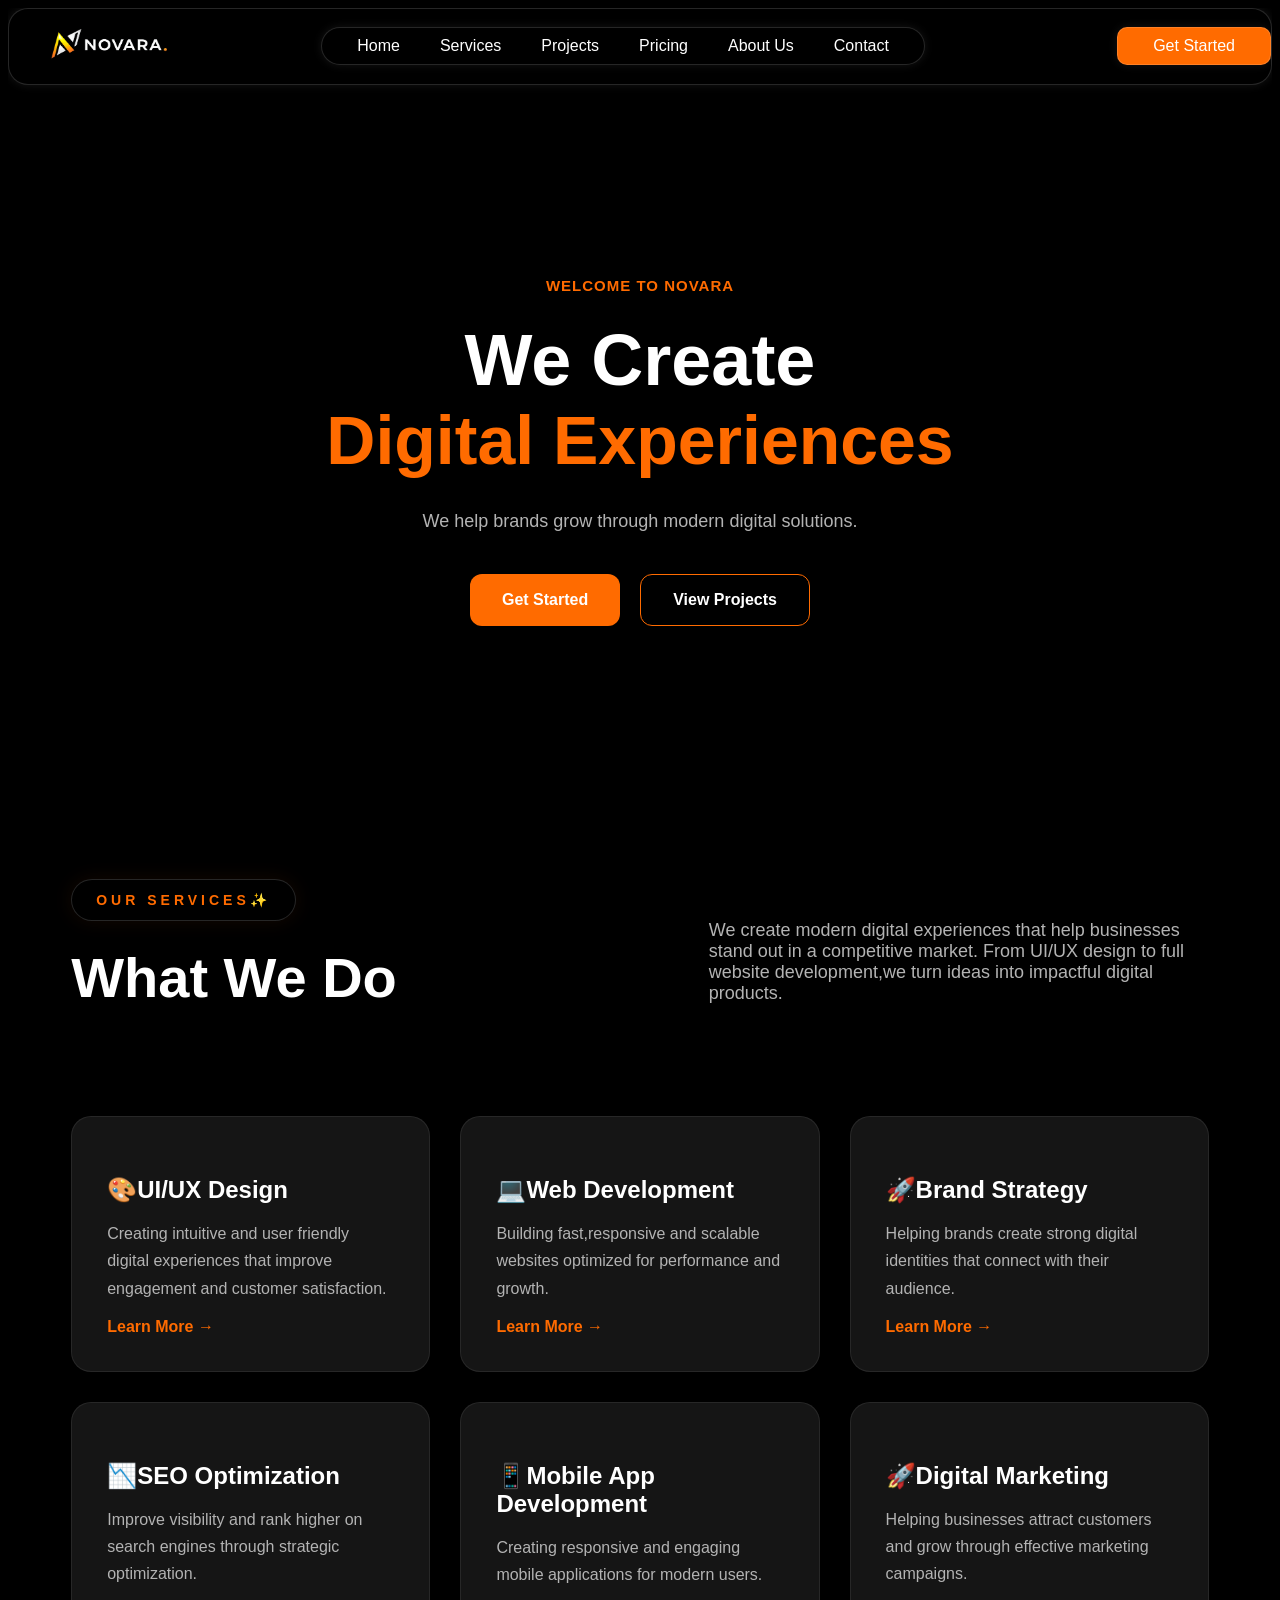
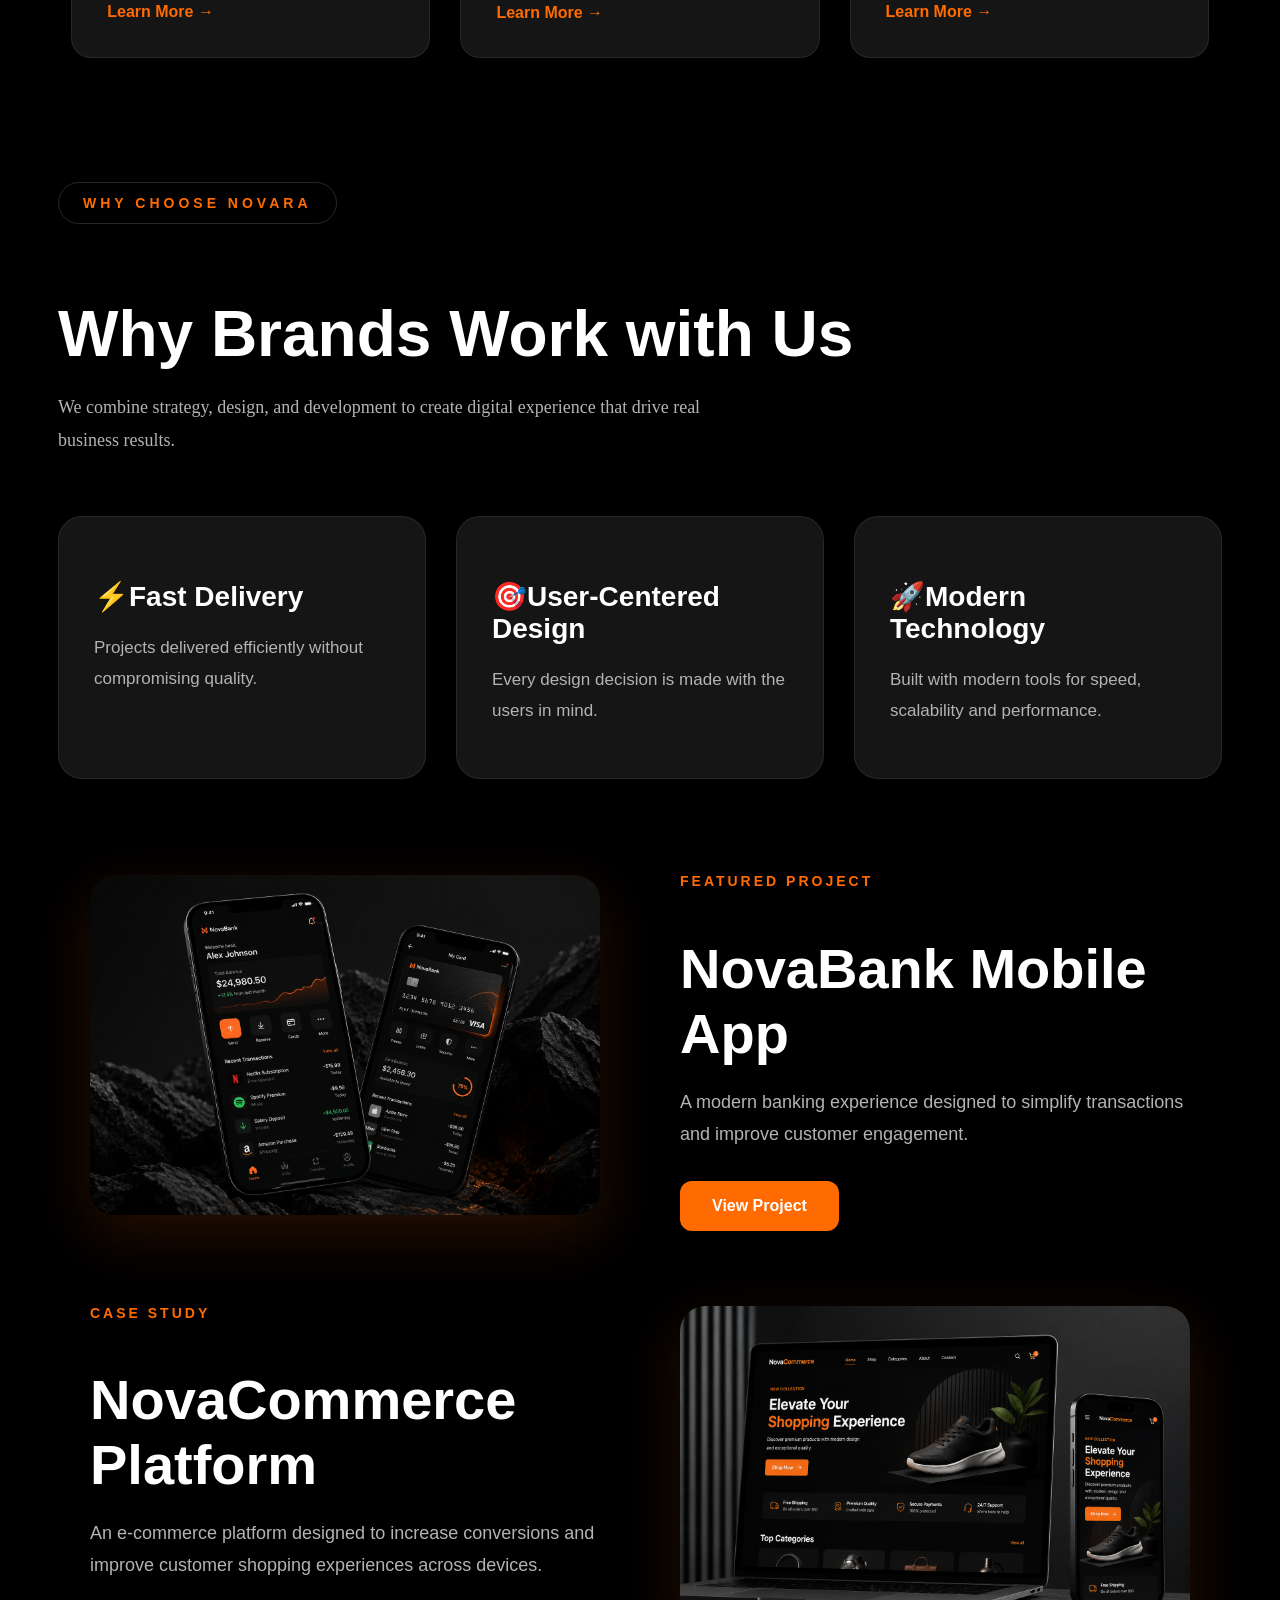
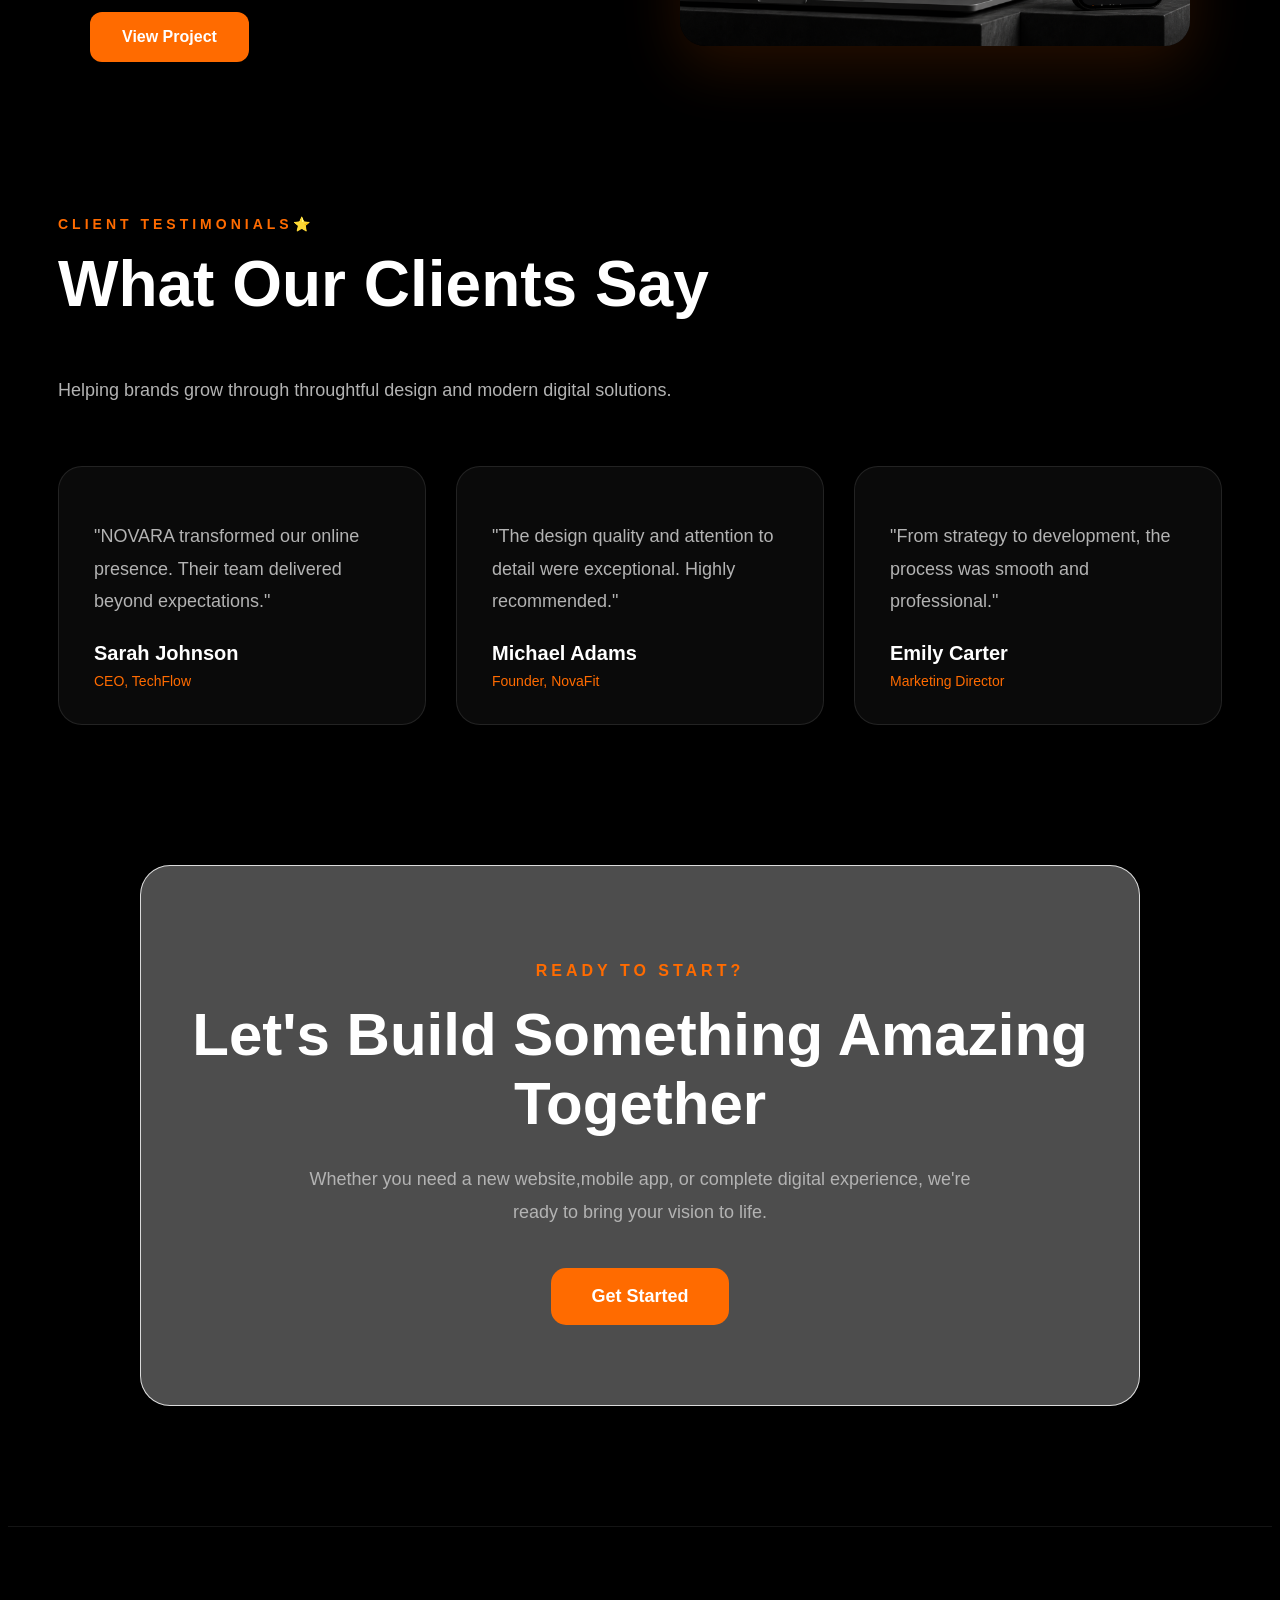
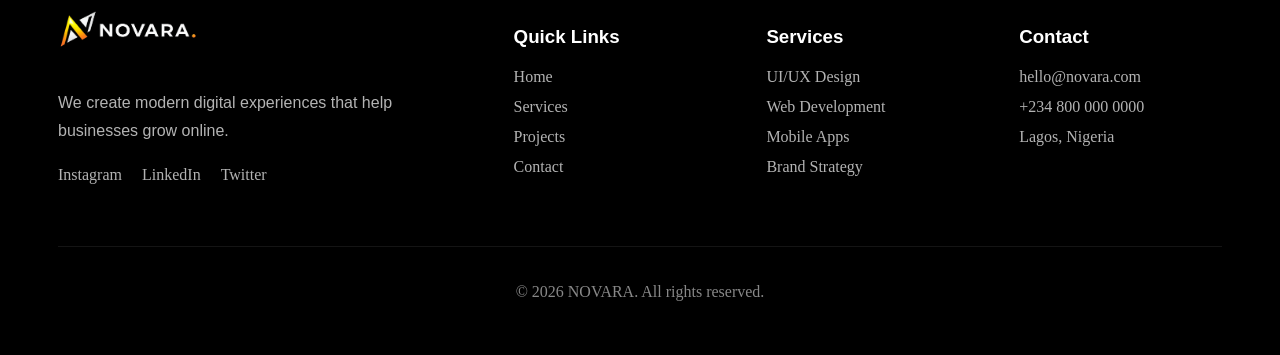
<file: index.html>
<html lang="en">
<head>
    <meta charset="UTF-8">
    <meta name="viewport" content="width=device-width, initial-scale=1.0">
    <title>Document</title>
    <link rel="stylesheet" href="./css/home.css">
</head>
<body>
    <header >
            <nav id="logo">
            <ul>
                <li><img src="./images/logo.png" alt=""></li>
            </ul>
        </nav>
        <nav id="hea">
            <ul>
                <li><a href="index.html">Home</a></li>
                <li><a href="services.html">Services</a></li>
                <li><a href="projects.html">Projects</a></li>
                <li><a href="pricing.html">Pricing</a></li>
                <li><a href="about.html">About Us</a></li>
                <li><a href="contact.html">Contact</a></li>
            </ul>
        </nav>
        <nav id="head">
            <ul>
                <li><a href="#" class="btn-primary">Get Started</a></li>
                
            </ul>
        </nav>
        <div class="hamburger" id="hamburger">&#9776;</div>
    </header>
    <nav class="side-menu" id="sideMenu">
    <div class="close-btn" id="closeBtn">X</div>
    <ul>
        <li><a href="index.html">Home</a></li>
        <li><a href="services.html">Services</a></li>
        <li><a href="projects.html">Projects</a></li>
        <li><a href="pricing.html">Pricing</a></li>
        <li><a href="about.html">About Us</a></li>
        <li><a href="contact.html">Contact</a></li>
    </ul>
   </nav>
   <section class="hero">
      <div class="hero-content">
        <p id="hero1">WELCOME TO NOVARA</p>
        <h1>We Create</h1>
        <div id="hero2">
            <h2 id="changing-text">Digital Experiences</h2>
        </div>
        <p>We help brands grow through modern digital solutions.</p>
      </div>
      <div class="hero-btn">
        <button id="btn1">Get Started</button>
        <button id="btn2">View Projects</button>
      </div>
   </section>
   <section class="services reveal">
      <div class="container">
        <div class="service-header">
          <div class="service-left">
            <p id="ser1">OUR SERVICES✨</p>
            <h1>What We Do</h1>
          </div>
          <div class="service-right">
            <p id="ser2">We create modern digital experiences that help businesses stand out in a competitive market.
            From UI/UX design to full website development,we turn ideas into impactful digital products.</p>
          </div>
        </div>
        <p class="swipe-hint">&larr; Swipe to explore our services &rarr;</p>
        <div class="service-cards">
            <div class="service-card">
                <h3>🎨UI/UX Design</h3>
                <p>Creating intuitive and user friendly digital experiences that improve engagement and customer
                    satisfaction.</p>
                <a href="#" id="l1">Learn More &rarr;</a>
            </div>
            <div class="service-card">
                <h3>💻Web Development</h3>
                <p>Building fast,responsive and scalable websites optimized for performance and growth.</p>
                <a href="#" id="l1">Learn More &rarr;</a>
            </div>
            <div class="service-card">
                <h3>🚀Brand Strategy</h3>
                <p>Helping brands create strong digital identities that connect with their audience.</p>
                <a href="#" id="l1">Learn More &rarr;</a>
            </div>
            <div class="service-card">
                <h3>📉SEO Optimization</h3>
                <p>Improve visibility and rank higher on search engines through strategic optimization.</p>
                <a href="#" id="l1">Learn More &rarr;</a>
            </div>
            <div class="service-card">
                <h3>📱Mobile App Development</h3>
                <p>Creating responsive and engaging mobile applications for modern users.</p>
                <a href="#" id="l1">Learn More &rarr;</a>
            </div>
            <div class="service-card">
                <h3>🚀Digital Marketing</h3>
                <p>Helping businesses attract customers and grow through effective marketing campaigns.</p>
                <a href="#" id="l1">Learn More &rarr;</a>
            </div>
        </div>
      </div>
   </section>
   <section class="why-us reveal">
      <div class="cont">
        <p id="why1">Why Choose NOVARA</p>
        <h1 id="why2">Why Brands Work with Us</h1>
        <p id="why3">We combine strategy, design, and development to create digital experience that drive real
            business results.
        </p>
        <div class="why-cards">
            <div class="why-card">
                <h3>⚡Fast Delivery</h3>
                <p>Projects delivered efficiently without compromising quality.</p>
            </div>
            <div class="why-card">
                <h3>🎯User-Centered Design</h3>
                <p>Every design decision is made with the users in mind.</p>
            </div>
            <div class="why-card">
                <h3>🚀Modern Technology</h3>
                <p>Built with modern tools for speed, scalability and performance.</p>
            </div>
        </div>
      </div>
   </section>
   <section class="project-showcase reveal project-left">
     <div class="project-image slide-left">
        <img src="images/project1.png" alt="NovaBank App">
     </div>
     <div class="project-content slide-right">
        <p id="project-tag">FEATURED PROJECT</p>
        <h1 id="project-title">NovaBank Mobile App</h1>
        <p id="project-desc">A modern banking experience designed to simplify transactions and improve customer engagement.</p>
        <button id="project-btn">View Project</button>
     </div>
   </section>
   <section class="project-showcase reveal project-right">
     <div class="project-content slide-left">
        <p id="project-tag">CASE STUDY</p>
        <h1 id="project-title">NovaCommerce Platform</h1>
        <p id="project-desc">An e-commerce platform designed to increase conversions and improve customer shopping
            experiences across devices.</p>
        <button id="project-btn">View Project</button>
     </div>
     <div class="project-image slide-right">
        <img src="images/project2.png" alt="NovaCommerce Platform">
     </div>
   </section>
   <section class="testimonials reveal">
      <div class="con">
        <p id="test1">CLIENT TESTIMONIALS⭐</p>
        <h1 id="test2">What Our Clients Say</h1>
        <p id="test3">Helping brands grow through throughtful design and modern digital solutions.</p>
      </div>
  <div class="testimonial-cards">

    <div class="testimonial-card">
        <p class="quote">
            "NOVARA transformed our online presence. Their team delivered beyond expectations."
        </p>

        <h3>Sarah Johnson</h3>
        <span>CEO, TechFlow</span>
    </div>

    <div class="testimonial-card">
        <p class="quote">
            "The design quality and attention to detail were exceptional. Highly recommended."
        </p>

        <h3>Michael Adams</h3>
        <span>Founder, NovaFit</span>
    </div>

    <div class="testimonial-card">
        <p class="quote">
            "From strategy to development, the process was smooth and professional."
        </p>

        <h3>Emily Carter</h3>
        <span>Marketing Director</span>
    </div>
  </div>
   </section>
   <section class="cta reveal">
      <div class="cta container">
        <p id="cta1">READY TO START?</p>
        <h1 id="cta2">Let's Build Something Amazing Together</h1>
        <p id="cta3">Whether you need a new website,mobile app, or complete digital experience, we're
            ready to bring your vision to life.
        </p>
        <button id="cta-btn">Get Started</button>
      </div>
   </section>
   <footer class="footer">

    <div class="footer-container">

        <div class="footer-brand">
            <img src="images/logo.png" alt="NOVARA Logo">

            <p>
                We create modern digital experiences
                that help businesses grow online.
            </p>

            <div class="socials">
                <a href="#">Instagram</a>
                <a href="#">LinkedIn</a>
                <a href="#">Twitter</a>
            </div>
        </div>

        <div class="footer-links">
            <h3>Quick Links</h3>

            <a href="#">Home</a>
            <a href="#">Services</a>
            <a href="#">Projects</a>
            <a href="#">Contact</a>
        </div>

        <div class="footer-links">
            <h3>Services</h3>

            <a href="#">UI/UX Design</a>
            <a href="#">Web Development</a>
            <a href="#">Mobile Apps</a>
            <a href="#">Brand Strategy</a>
        </div>

        <div class="footer-links">
            <h3>Contact</h3>

            <a href="#">hello@novara.com</a>
            <a href="#">+234 800 000 0000</a>
            <a href="#">Lagos, Nigeria</a>
        </div>

    </div>

    <div class="footer-bottom">
        <p>© 2026 NOVARA. All rights reserved.</p>
    </div>

  </footer>
    <script src="home.js"></script>
</body>
</html>
</file>
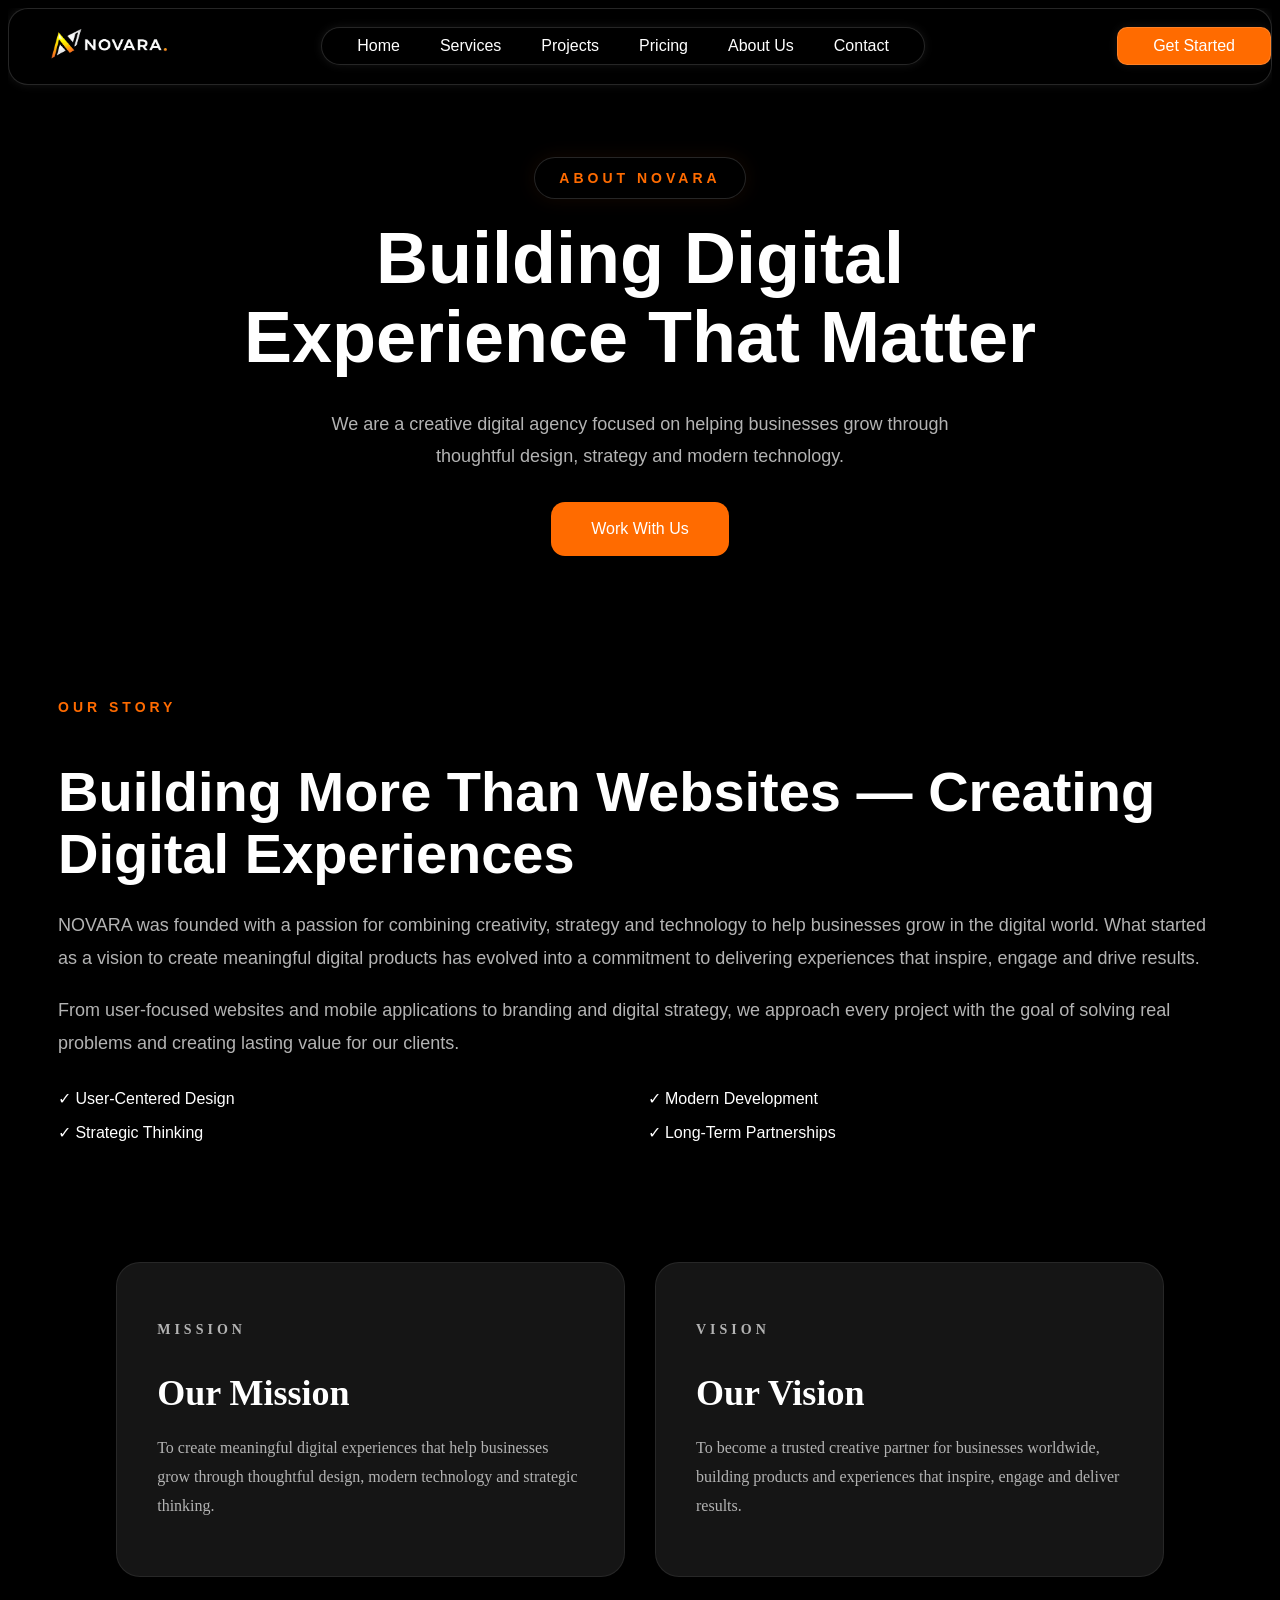
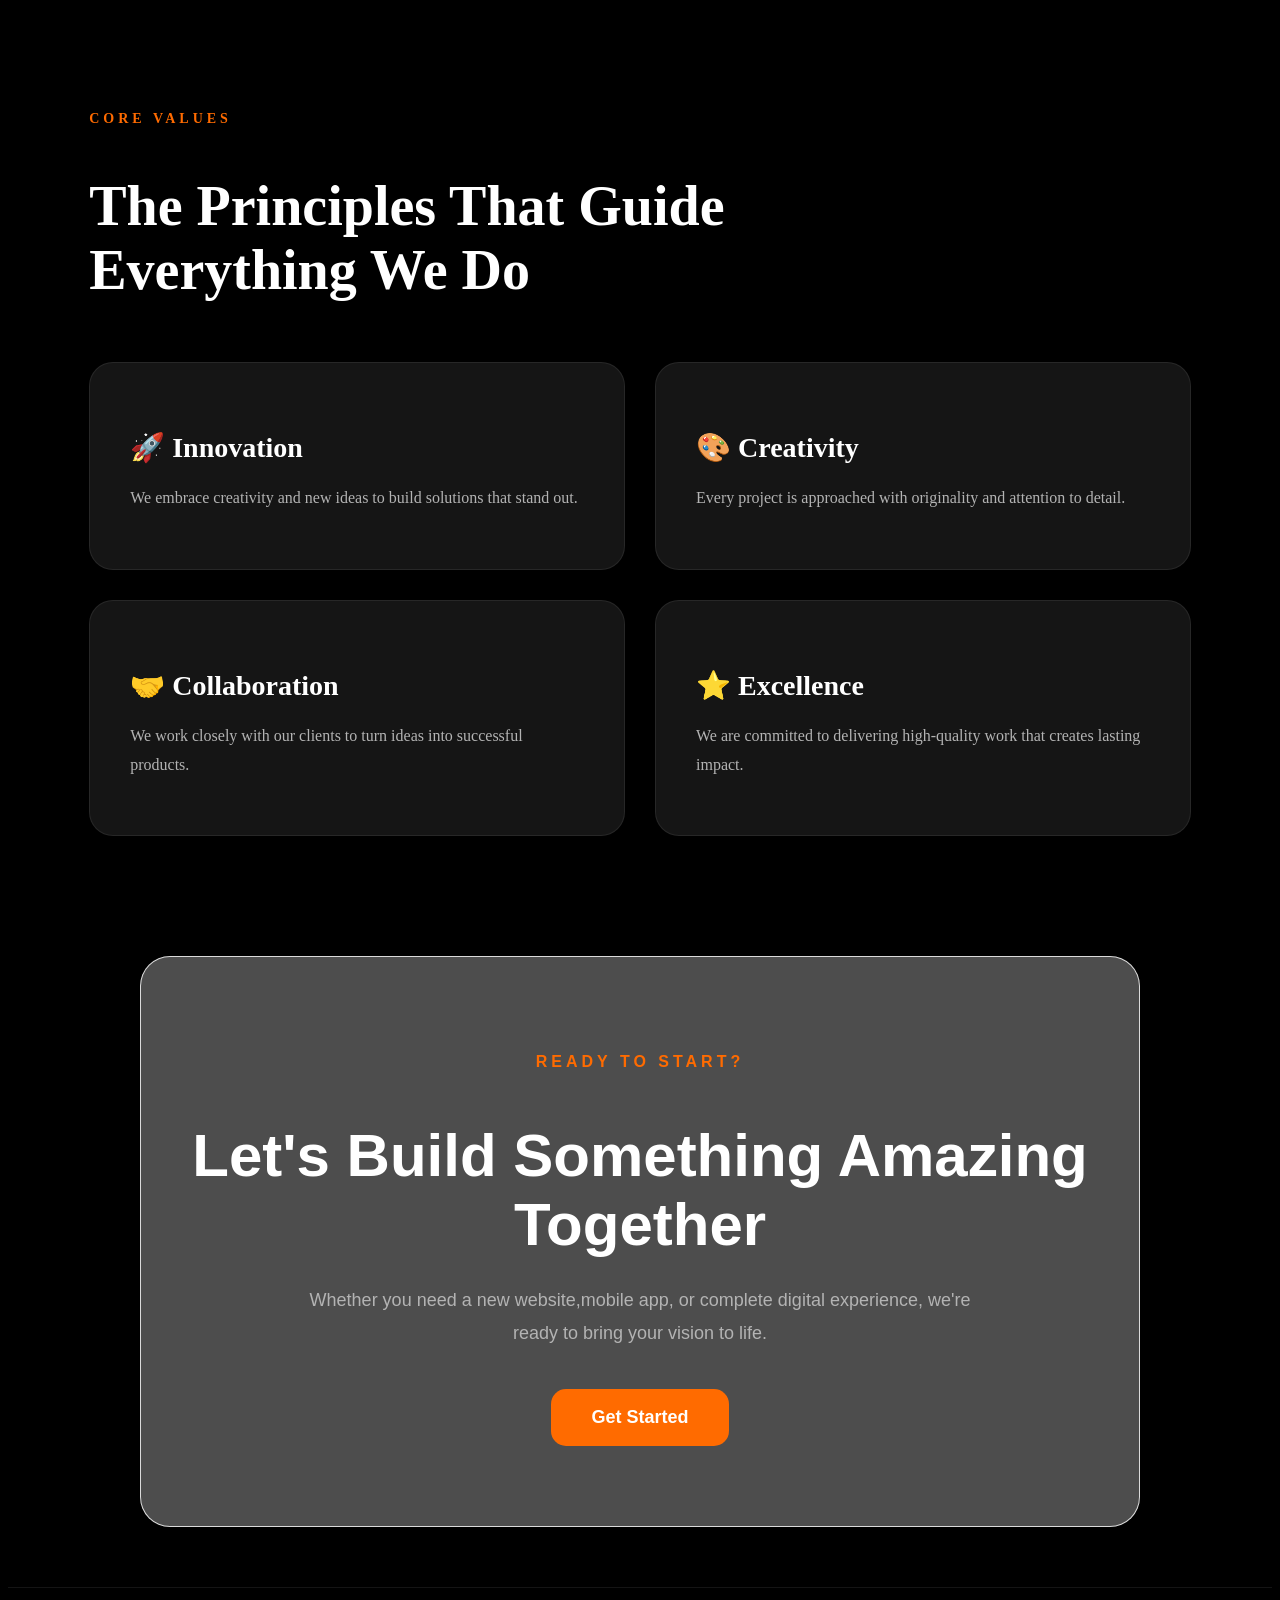
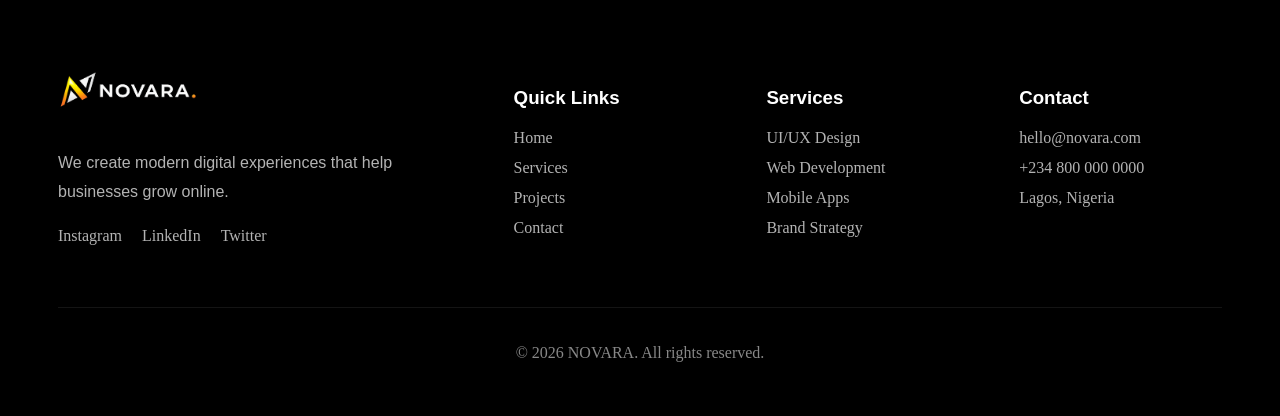
<file: about.html>
<html lang="en">
<head>
    <meta charset="UTF-8">
    <meta name="viewport" content="width=device-width, initial-scale=1.0">
    <title>Document</title>
    <link rel="stylesheet" href="css/about.css">
</head>
<body>
    <header >
            <nav id="logo">
            <ul>
                <li><img src="./images/logo.png" alt=""></li>
            </ul>
        </nav>
        <nav id="hea">
            <ul>
                <li><a href="index.html">Home</a></li>
                <li><a href="services.html">Services</a></li>
                <li><a href="projects.html">Projects</a></li>
                <li><a href="pricing.html">Pricing</a></li>
                <li><a href="about.html">About Us</a></li>
                <li><a href="contact.html">Contact</a></li>
            </ul>
        </nav>
        <nav id="head">
            <ul>
                <li><a href="#" class="btn-primary">Get Started</a></li>
                
            </ul>
        </nav>
        <div class="hamburger" id="hamburger">&#9776;</div>
    </header>
    <nav class="side-menu" id="sideMenu">
    <div class="close-btn" id="closeBtn">X</div>
    <ul>
        <li><a href="index.html">Home</a></li>
        <li><a href="services.html">Services</a></li>
        <li><a href="projects.html">Projects</a></li>
        <li><a href="pricing.html">Pricing</a></li>
        <li><a href="about.html">About Us</a></li>
        <li><a href="contact.html">Contact</a></li>
    </ul>
   </nav>
   <main>
     <section class="service-hero">
        <div class="container">
            <p id="service-hero-tag">About novara</p>
            <h1 id="service-hero-title">Building Digital Experience That Matter</h1>
            <p id="service-hero-desc">We are a creative digital agency focused on helping businesses grow through 
                thoughtful design, strategy and modern technology.
            </p>
            <button id="service-hero-btn">Work With Us</button>
        </div>
     </section>
   <section class="about-story reveal">

    <div class="story-container">
        <div class="story-content slide-right">

            <p id="story-tag">OUR STORY</p>

            <h2 id="story-title">
                Building More Than Websites — Creating Digital Experiences
            </h2>

            <p class="story-text">
                NOVARA was founded with a passion for combining creativity, strategy and technology to help businesses grow in the digital world. What started as a vision to create meaningful digital products has evolved into a commitment to delivering experiences that inspire, engage and drive results.
            </p>

            <p class="story-text">
                From user-focused websites and mobile applications to branding and digital strategy, we approach every project with the goal of solving real problems and creating lasting value for our clients.
            </p>

            <div class="story-points">
                <p>✓ User-Centered Design</p>
                <p>✓ Modern Development</p>
                <p>✓ Strategic Thinking</p>
                <p>✓ Long-Term Partnerships</p>
            </div>

        </div>

    </div>

</section>
    <section class="mission-vision reveal">

    <div class="container">

        <div class="mission-card">

            <p class="mv-tag">MISSION</p>

            <h2>Our Mission</h2>

            <p>
                To create meaningful digital experiences that help businesses grow through thoughtful design, modern technology and strategic thinking.
            </p>

        </div>

        <div class="vision-card">

            <p class="mv-tag">VISION</p>

            <h2>Our Vision</h2>

            <p>
                To become a trusted creative partner for businesses worldwide, building products and experiences that inspire, engage and deliver results.
            </p>

        </div>

    </div>

</section>
<section class="core-values reveal">

    <div class="container">

        <p id="values-tag">CORE VALUES</p>

        <h2 id="values-title">
            The Principles That Guide Everything We Do
        </h2>

        <div class="values-grid">

            <div class="value-card">
                <h3>🚀 Innovation</h3>
                <p>
                    We embrace creativity and new ideas to build solutions that stand out.
                </p>
            </div>

            <div class="value-card">
                <h3>🎨 Creativity</h3>
                <p>
                    Every project is approached with originality and attention to detail.
                </p>
            </div>

            <div class="value-card">
                <h3>🤝 Collaboration</h3>
                <p>
                    We work closely with our clients to turn ideas into successful products.
                </p>
            </div>

            <div class="value-card">
                <h3>⭐ Excellence</h3>
                <p>
                    We are committed to delivering high-quality work that creates lasting impact.
                </p>
            </div>

        </div>

    </div>

</section>
     <section class="cta reveal">
      <div class="cta container">
        <p id="cta1">READY TO START?</p>
        <h1 id="cta2">Let's Build Something Amazing Together</h1>
        <p id="cta3">Whether you need a new website,mobile app, or complete digital experience, we're
            ready to bring your vision to life.
        </p>
        <button id="cta-btn">Get Started</button>
      </div>
   </section>
   <footer class="footer">

    <div class="footer-container">

        <div class="footer-brand">
            <img src="images/logo.png" alt="NOVARA Logo">

            <p>
                We create modern digital experiences
                that help businesses grow online.
            </p>

            <div class="socials">
                <a href="#">Instagram</a>
                <a href="#">LinkedIn</a>
                <a href="#">Twitter</a>
            </div>
        </div>

        <div class="footer-links">
            <h3>Quick Links</h3>

            <a href="#">Home</a>
            <a href="#">Services</a>
            <a href="#">Projects</a>
            <a href="#">Contact</a>
        </div>

        <div class="footer-links">
            <h3>Services</h3>

            <a href="#">UI/UX Design</a>
            <a href="#">Web Development</a>
            <a href="#">Mobile Apps</a>
            <a href="#">Brand Strategy</a>
        </div>

        <div class="footer-links">
            <h3>Contact</h3>

            <a href="#">hello@novara.com</a>
            <a href="#">+234 800 000 0000</a>
            <a href="#">Lagos, Nigeria</a>
        </div>

    </div>

    <div class="footer-bottom">
        <p>© 2026 NOVARA. All rights reserved.</p>
    </div>

   </footer>
   </main>
  <script src="home.js"></script>
</body>
</html>
</file>
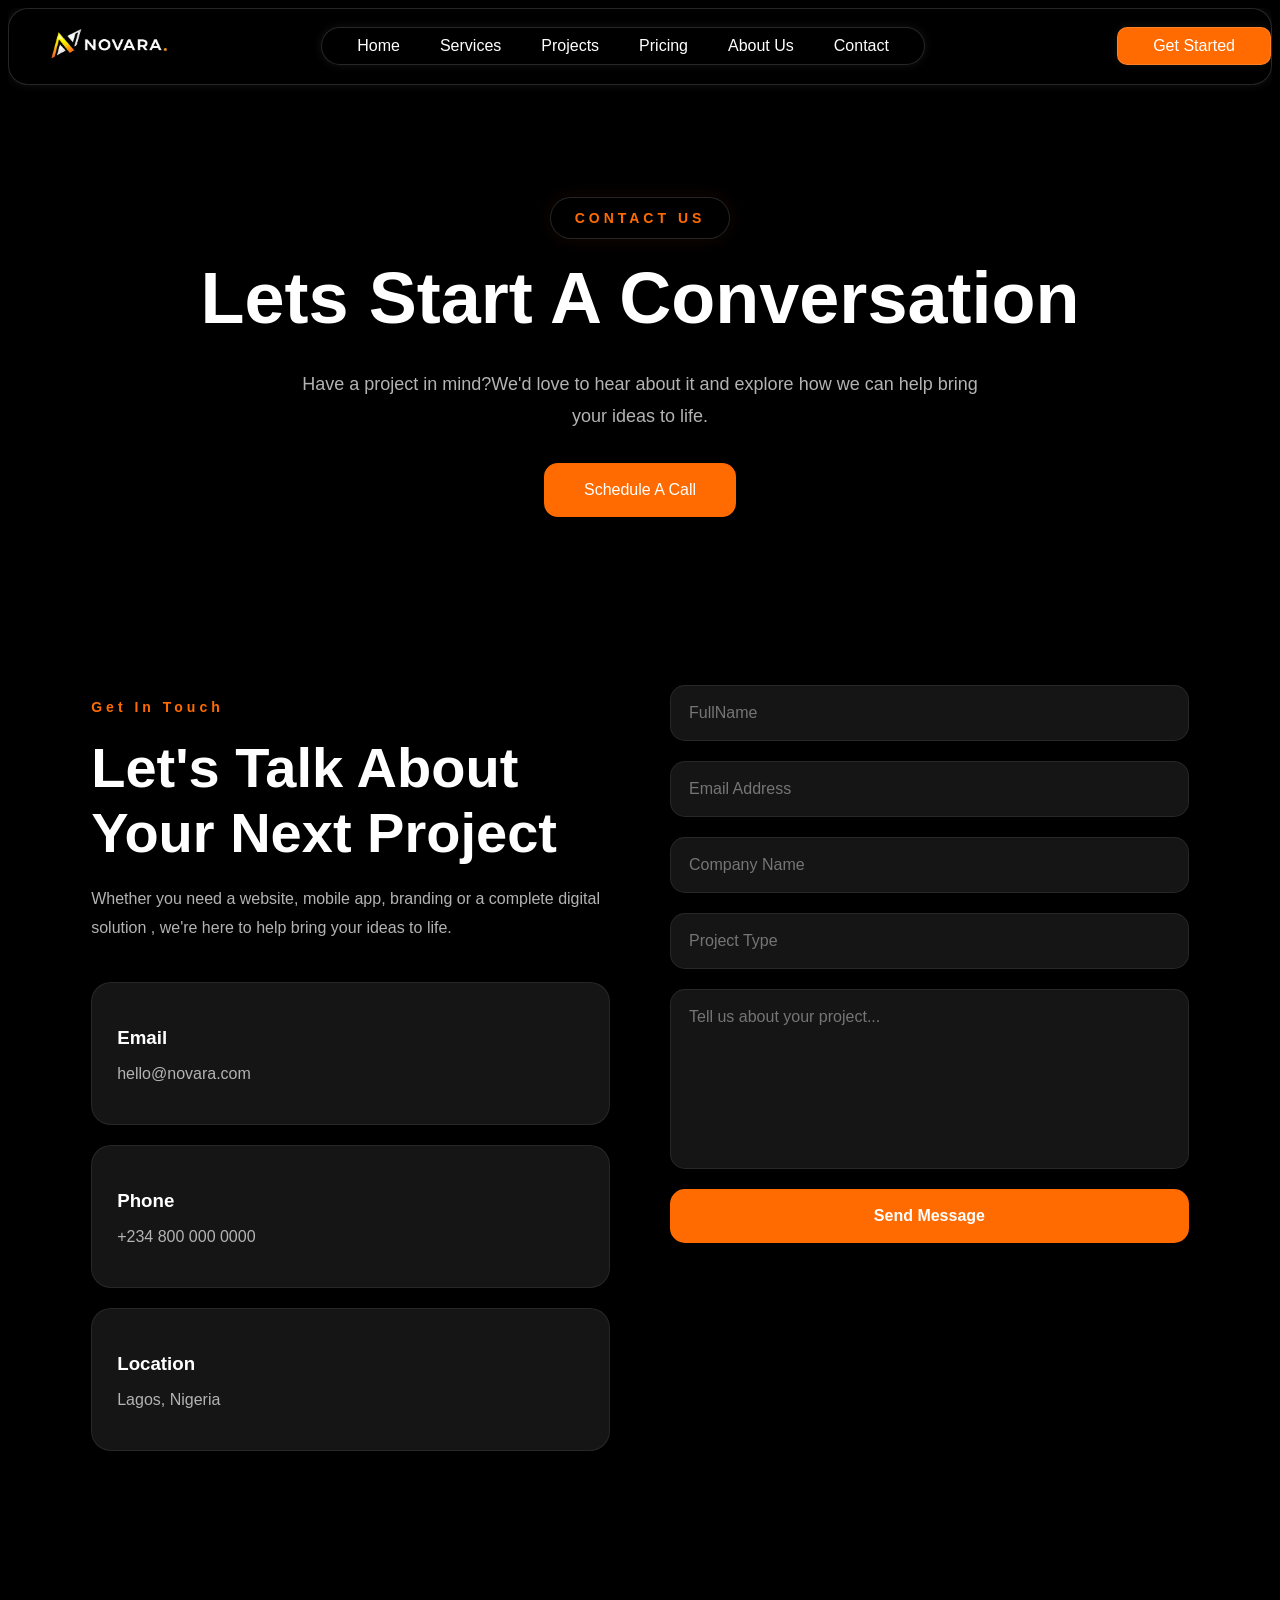
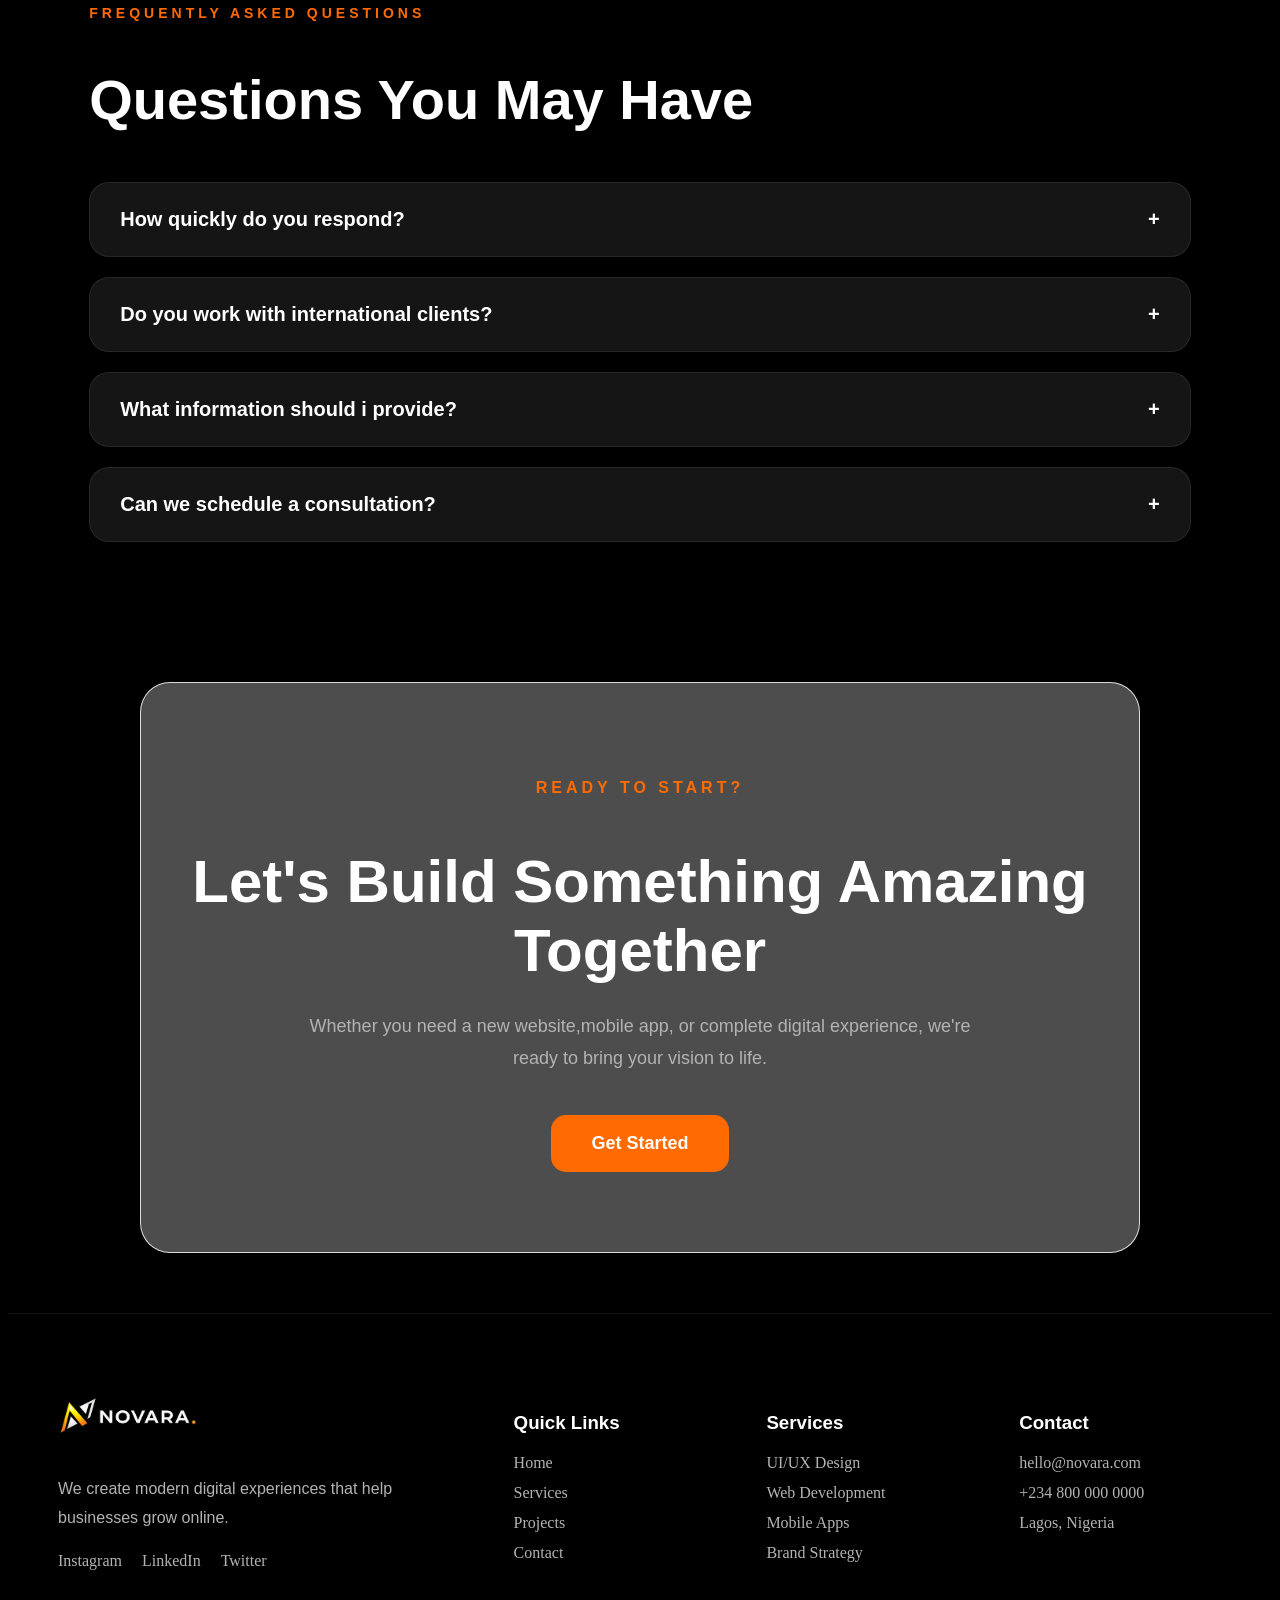
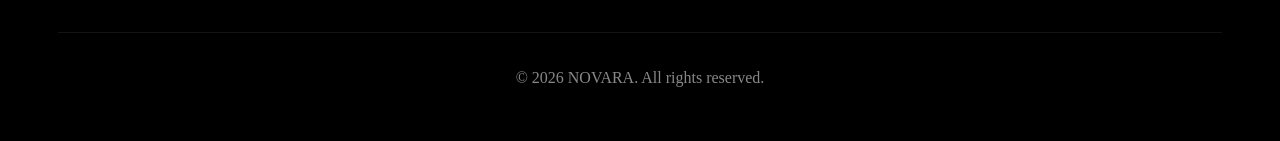
<file: contact.html>
<html lang="en">
<head>
    <meta charset="UTF-8">
    <meta name="viewport" content="width=device-width, initial-scale=1.0">
    <title>Document</title>
    <link rel="stylesheet" href="css/contact.css">
</head>
<body>
    <header >
            <nav id="logo">
            <ul>
                <li><img src="./images/logo.png" alt=""></li>
            </ul>
        </nav>
        <nav id="hea">
            <ul>
                <li><a href="index.html">Home</a></li>
                <li><a href="services.html">Services</a></li>
                <li><a href="projects.html">Projects</a></li>
                <li><a href="pricing.html">Pricing</a></li>
                <li><a href="about.html">About Us</a></li>
                <li><a href="contact.html">Contact</a></li>
            </ul>
        </nav>
        <nav id="head">
            <ul>
                <li><a href="#" class="btn-primary">Get Started</a></li>
                
            </ul>
        </nav>
        <div class="hamburger" id="hamburger">&#9776;</div>
    </header>
    <nav class="side-menu" id="sideMenu">
    <div class="close-btn" id="closeBtn">X</div>
    <ul>
        <li><a href="index.html">Home</a></li>
        <li><a href="services.html">Services</a></li>
        <li><a href="projects.html">Projects</a></li>
        <li><a href="pricing.html">Pricing</a></li>
        <li><a href="about.html">About Us</a></li>
        <li><a href="contact.html">Contact</a></li>
    </ul>
   </nav>
   <main>
     <section class="service-hero">
        <div class="container">
            <p id="service-hero-tag">Contact Us</p>
            <h1 id="service-hero-title">Lets Start A Conversation</h1>
            <p id="service-hero-desc">
                Have a project in mind?We'd love to hear about it and explore how we can help bring your ideas 
                to life.
            </p>
            <button id="service-hero-btn">Schedule A Call</button>
        </div>
     </section>
     <section class="contact-section container reveal">
        <div class="contact-container">
            <div class="contact-info">
                <p id="contact-tag">Get In Touch</p>
                <h2 id="contact-title">Let's Talk About Your Next Project</h2>
                <p id="contact-desc">Whether you need a website, mobile app, branding or a complete digital solution
                    , we're here to help bring your ideas to life.
                </p>
                <div class="info-card">
                    <h3>Email</h3>
                    <p>hello@novara.com</p>
                </div>
                <div class="info-card">
                    <h3>Phone</h3>
                    <p>+234 800 000 0000</p>
                </div>
                <div class="info-card">
                    <h3>Location</h3>
                    <p>Lagos, Nigeria</p>
                </div>
            </div>
            <div class="contact-form">
                <form>
                    <input type="text" placeholder="FullName">
                    <input type="email" placeholder="Email Address">
                    <input type="text" placeholder="Company Name">
                    <input type="text" placeholder="Project Type">
                    <textarea placeholder="Tell us about your project..."></textarea>
                    <button type="submit">Send Message</button>
                </form>
            </div>
        </div>
     </section>
     <section class="faq reveal">
        <div class="container">
            <p id="faq-tag">FREQUENTLY ASKED QUESTIONS
            </p>
            <h2 id="faq-title">Questions You May Have</h2>
            <div class="faq-item">
                <button class="faq-question">How quickly do you respond?
                    <span>+</span>
                </button>
                <div class="faq-answer">
                    We typically respond to all inquiries within 24 hours during business days.
                </div>
            </div>
            <div class="faq-item">
                <button class="faq-question">Do you work with international clients?
                    <span>+</span>
                </button>
                <div class="faq-answer">
                    Yes, we work with businesses and individuals from different parts of the world.
                </div>
            </div>
            <div class="faq-item">
                <button class="faq-question">What information should i provide?
                    <span>+</span>
                </button>
                <div class="faq-answer">
                    Share details about your goals,project requirements, timeline and any ideas you already have.
                </div>
            </div>
            <div class="faq-item">
                <button class="faq-question">Can we schedule a consultation?
                    <span>+</span>
                </button>
                <div class="faq-answer">
                    Absolutely, Once we receive your inquiry, we'll arrange a call to discuss your project.
                </div>
            </div>
        </div>
    </section>
     <section class="cta reveal">
      <div class="cta container">
        <p id="cta1">READY TO START?</p>
        <h1 id="cta2">Let's Build Something Amazing Together</h1>
        <p id="cta3">Whether you need a new website,mobile app, or complete digital experience, we're
            ready to bring your vision to life.
        </p>
        <button id="cta-btn">Get Started</button>
      </div>
     </section>
    <footer class="footer">

    <div class="footer-container">

        <div class="footer-brand">
            <img src="images/logo.png" alt="NOVARA Logo">

            <p>
                We create modern digital experiences
                that help businesses grow online.
            </p>

            <div class="socials">
                <a href="#">Instagram</a>
                <a href="#">LinkedIn</a>
                <a href="#">Twitter</a>
            </div>
        </div>

        <div class="footer-links">
            <h3>Quick Links</h3>

            <a href="#">Home</a>
            <a href="#">Services</a>
            <a href="#">Projects</a>
            <a href="#">Contact</a>
        </div>

        <div class="footer-links">
            <h3>Services</h3>

            <a href="#">UI/UX Design</a>
            <a href="#">Web Development</a>
            <a href="#">Mobile Apps</a>
            <a href="#">Brand Strategy</a>
        </div>

        <div class="footer-links">
            <h3>Contact</h3>

            <a href="#">hello@novara.com</a>
            <a href="#">+234 800 000 0000</a>
            <a href="#">Lagos, Nigeria</a>
        </div>

    </div>

    <div class="footer-bottom">
        <p>© 2026 NOVARA. All rights reserved.</p>
    </div>

   </footer>
   </main>
  <script src="home.js"></script>
</body>
</html>
</file>
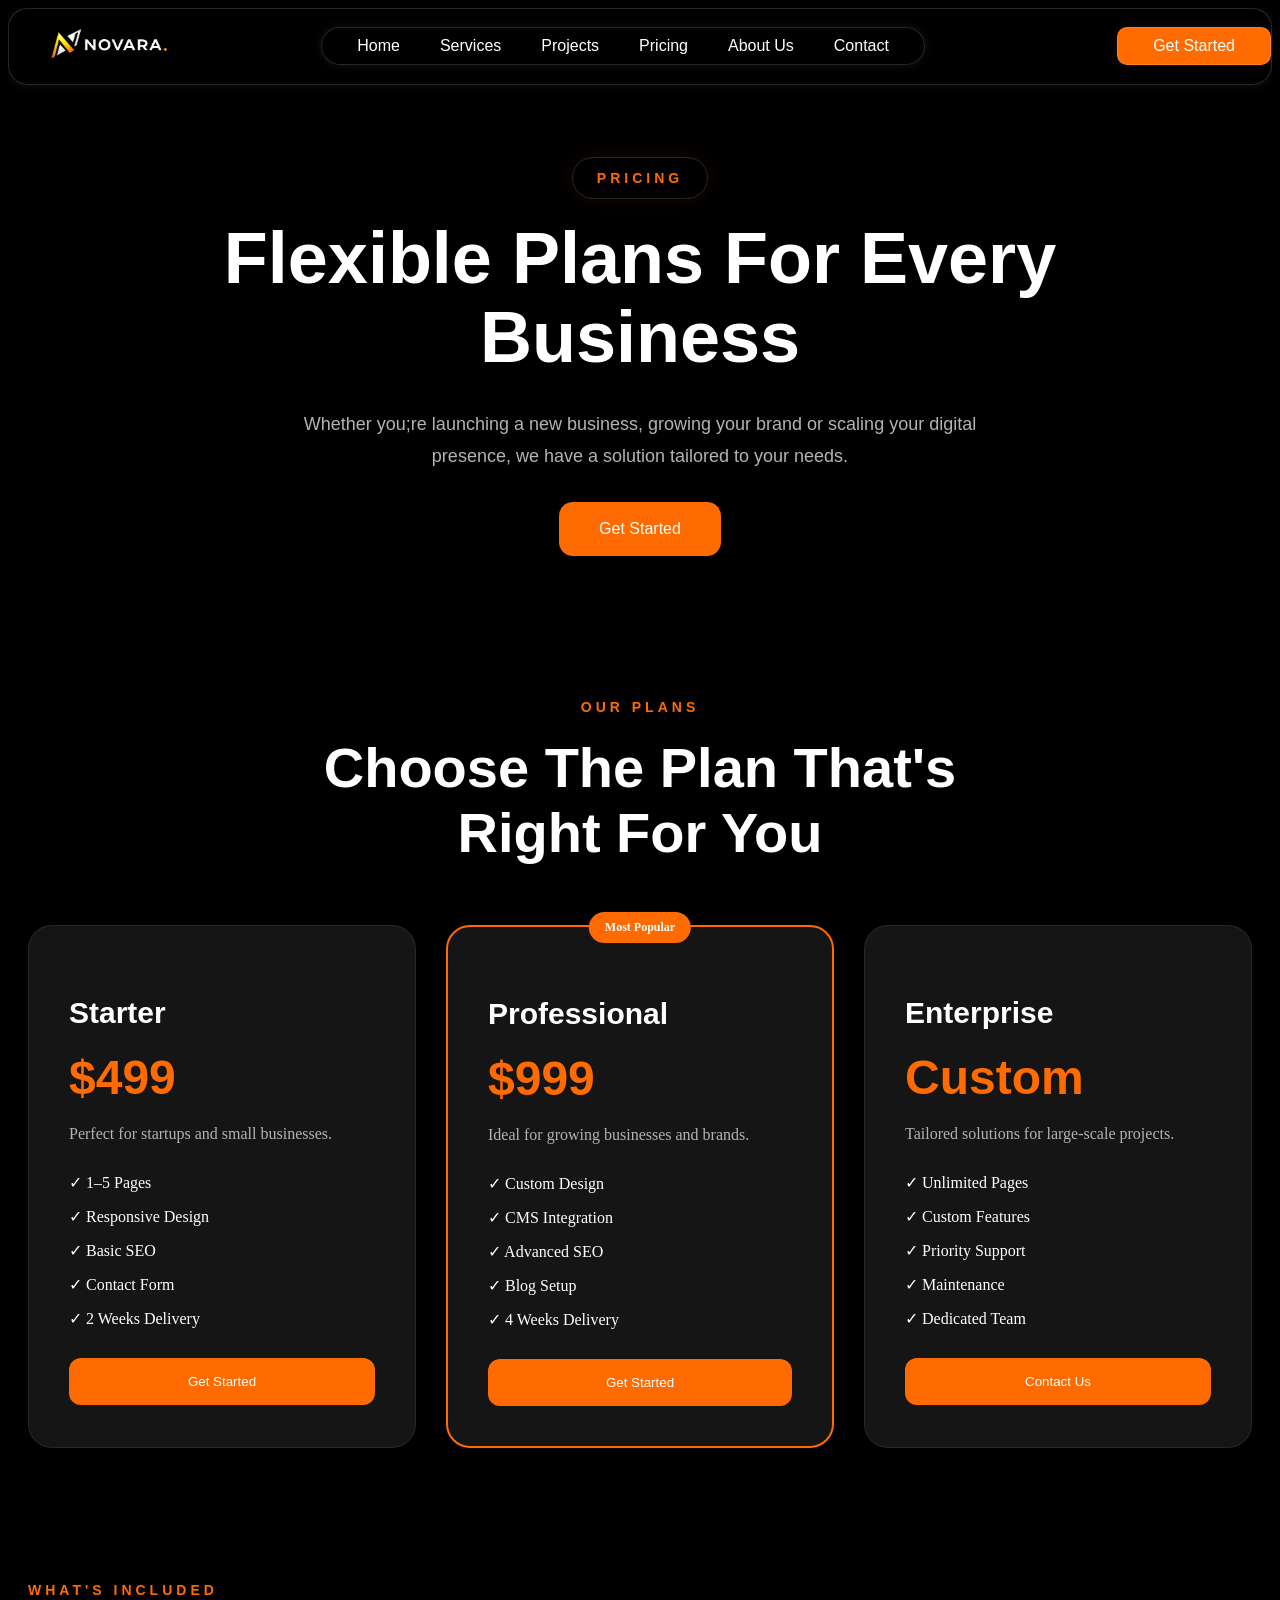
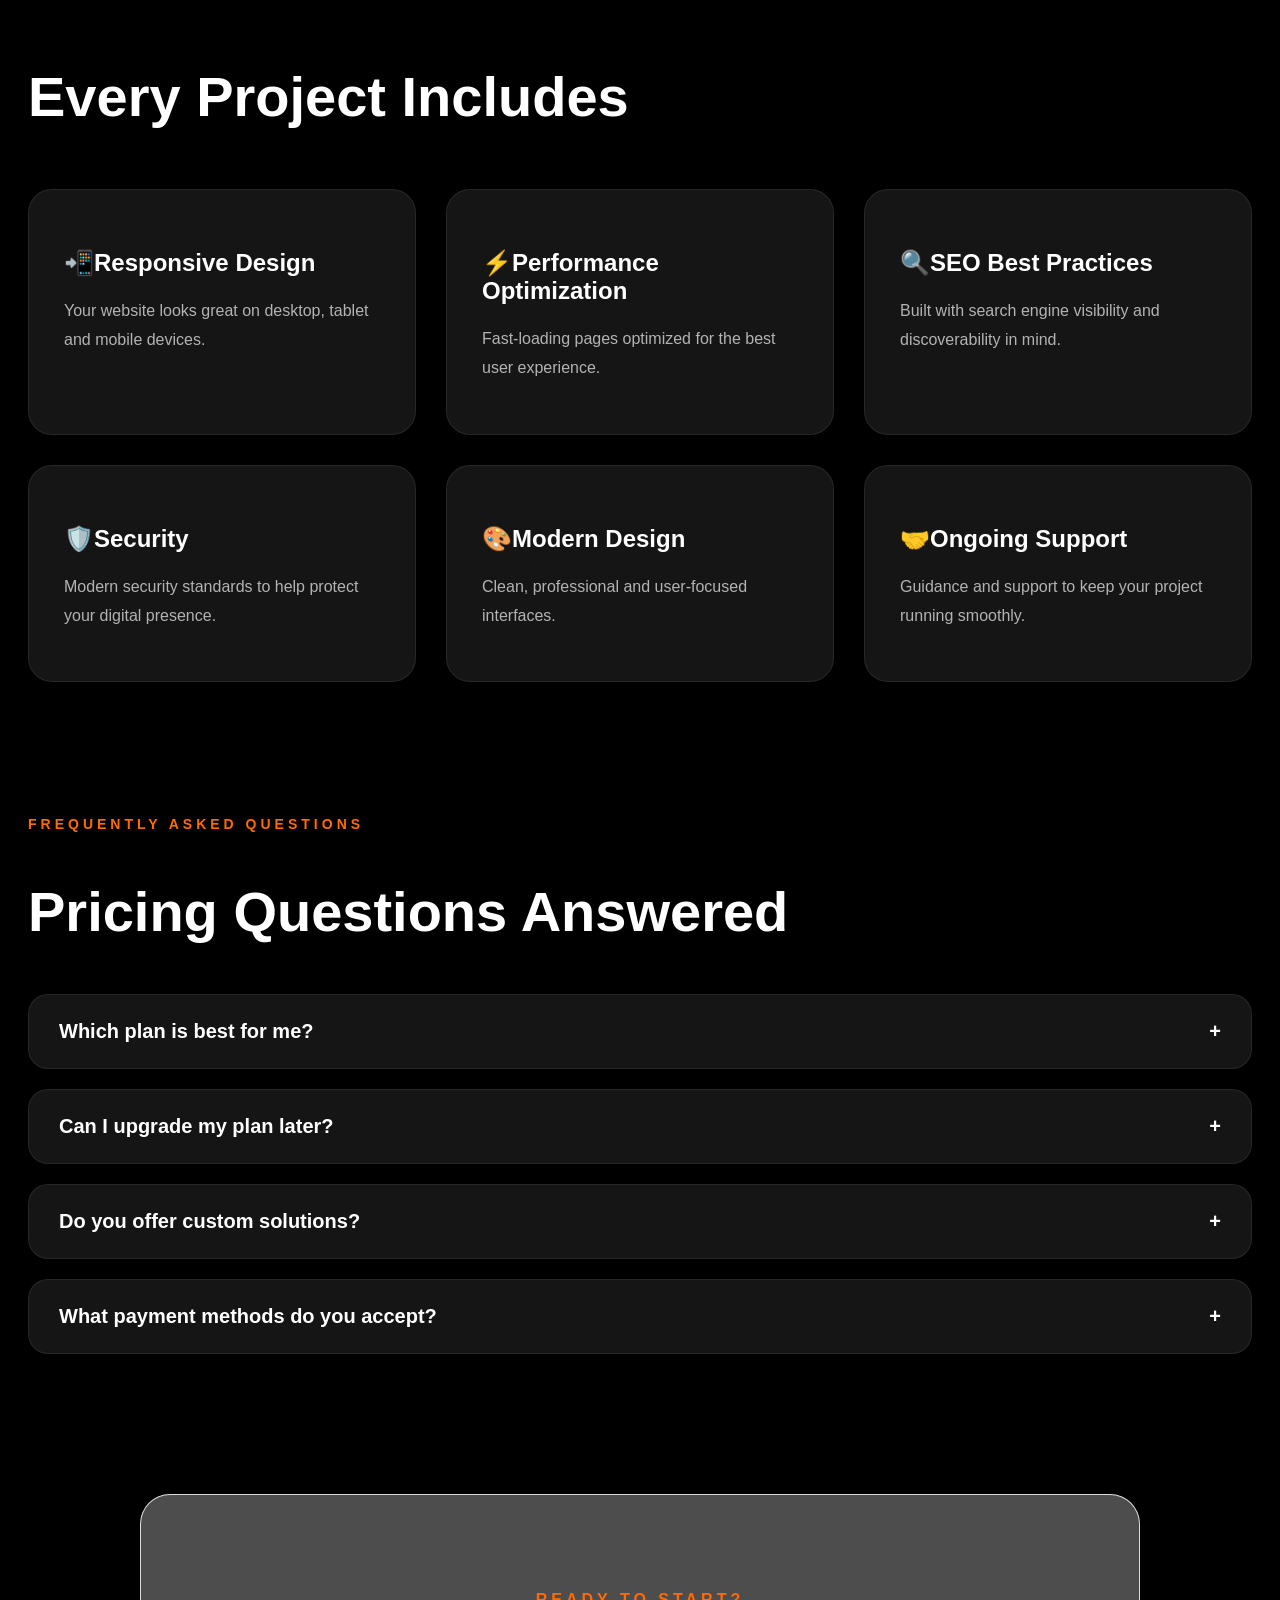
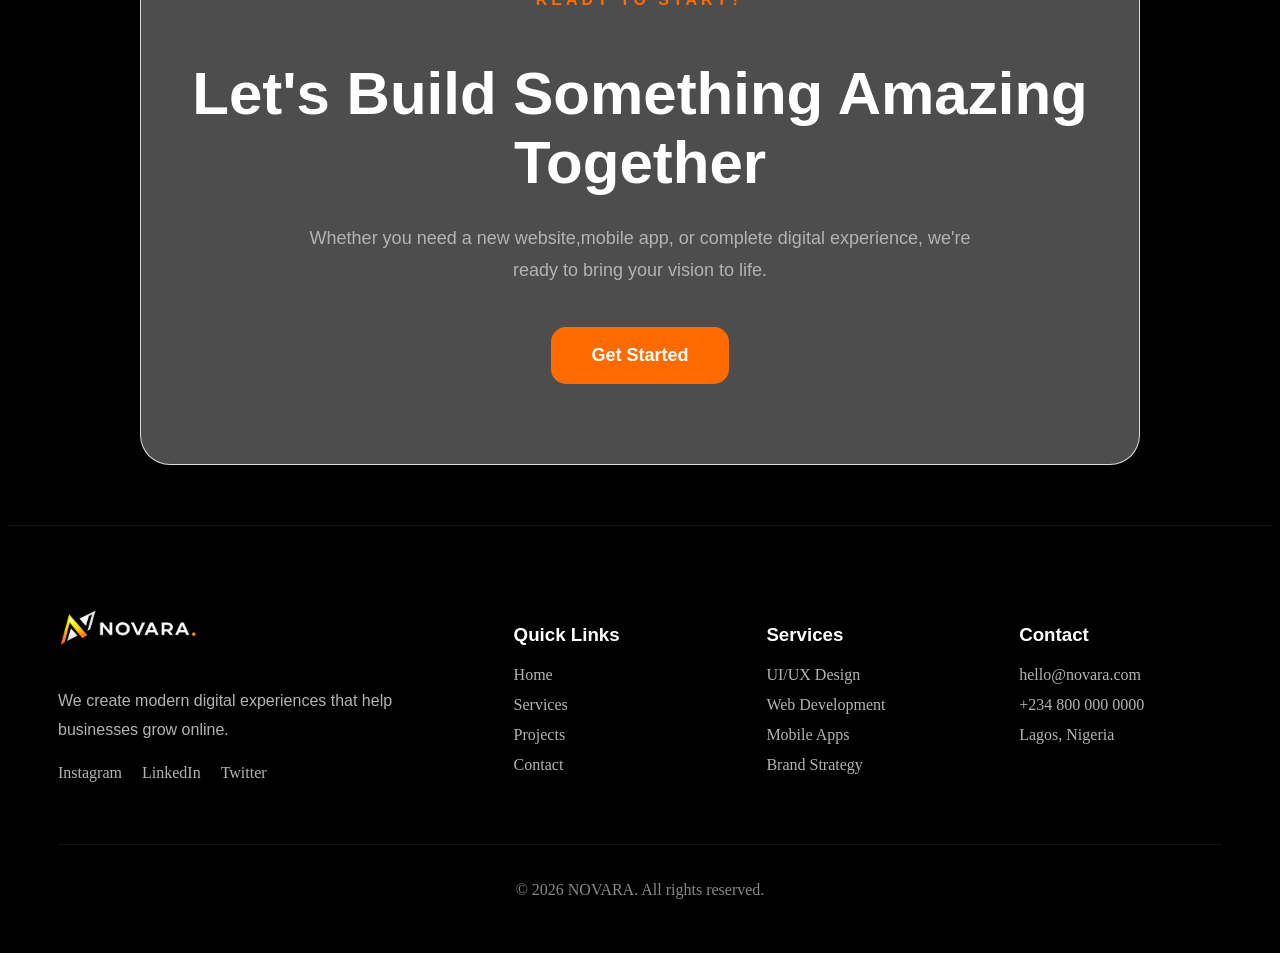
<file: pricing.html>
<html lang="en">
<head>
    <meta charset="UTF-8">
    <meta name="viewport" content="width=device-width, initial-scale=1.0">
    <title>Document</title>
    <link rel="stylesheet" href="css/pricing.css">
</head>
<body>
    <header >
            <nav id="logo">
            <ul>
                <li><img src="./images/logo.png" alt=""></li>
            </ul>
        </nav>
        <nav id="hea">
            <ul>
                <li><a href="index.html">Home</a></li>
                <li><a href="services.html">Services</a></li>
                <li><a href="projects.html">Projects</a></li>
                <li><a href="pricing.html">Pricing</a></li>
                <li><a href="about.html">About Us</a></li>
                <li><a href="contact.html">Contact</a></li>
            </ul>
        </nav>
        <nav id="head">
            <ul>
                <li><a href="#" class="btn-primary">Get Started</a></li>
                
            </ul>
        </nav>
        <div class="hamburger" id="hamburger">&#9776;</div>
    </header>
    <nav class="side-menu" id="sideMenu">
    <div class="close-btn" id="closeBtn">X</div>
    <ul>
        <li><a href="index.html">Home</a></li>
        <li><a href="services.html">Services</a></li>
        <li><a href="projects.html">Projects</a></li>
        <li><a href="pricing.html">Pricing</a></li>
        <li><a href="about.html">About Us</a></li>
        <li><a href="contact.html">Contact</a></li>
    </ul>
   </nav>
   <main>
     <section class="service-hero">
        <div class="container">
            <p id="service-hero-tag">Pricing</p>
            <h1 id="service-hero-title">Flexible Plans For Every Business</h1>
            <p id="service-hero-desc">Whether you;re launching a new business, growing your brand or scaling your digital
                presence, we have a solution tailored to your needs.
            </p>
            <button id="service-hero-btn">Get Started</button>
        </div>
     </section>
     <section class="pricing-plans reveal">

    <div class="container">

        <p id="plans-tag">OUR PLANS</p>

        <h2 id="plans-title">
            Choose The Plan That's Right For You
        </h2>

        <div class="pricing-grid">

            <div class="pricing-card">

                <h3>Starter</h3>

                <div class="price">$499</div>

                <p class="plan-desc">
                    Perfect for startups and small businesses.
                </p>

                <ul>
                    <li>✓ 1–5 Pages</li>
                    <li>✓ Responsive Design</li>
                    <li>✓ Basic SEO</li>
                    <li>✓ Contact Form</li>
                    <li>✓ 2 Weeks Delivery</li>
                </ul>

                <button>Get Started</button>

            </div>

            <div class="pricing-card featured">

                <div class="popular-badge">
                    Most Popular
                </div>

                <h3>Professional</h3>

                <div class="price">$999</div>

                <p class="plan-desc">
                    Ideal for growing businesses and brands.
                </p>

                <ul>
                    <li>✓ Custom Design</li>
                    <li>✓ CMS Integration</li>
                    <li>✓ Advanced SEO</li>
                    <li>✓ Blog Setup</li>
                    <li>✓ 4 Weeks Delivery</li>
                </ul>

                <button>Get Started</button>

            </div>

            <div class="pricing-card">

                <h3>Enterprise</h3>

                <div class="price">Custom</div>

                <p class="plan-desc">
                    Tailored solutions for large-scale projects.
                </p>

                <ul>
                    <li>✓ Unlimited Pages</li>
                    <li>✓ Custom Features</li>
                    <li>✓ Priority Support</li>
                    <li>✓ Maintenance</li>
                    <li>✓ Dedicated Team</li>
                </ul>

                <button>Contact Us</button>
            </div>
        </div>
    </div>
  </section>
     <section class="services-grid reveal">
        <div class="container">
          <div class="service-header">
            <p id="offer-tag">WHAT'S INCLUDED</p>
           <h2 id="offer-title">Every Project Includes</h2>
          </div>
          <div class="service-grid">
                <div class="service-box">
                <h3>📲Responsive Design</h3>
                <p>Your website looks great on desktop, tablet and mobile devices.</p>
            </div>
            <div class="service-box">
                <h3>⚡Performance Optimization</h3>
                <p>Fast-loading pages optimized for the best user experience.</p>
            </div>
            <div class="service-box">
                <h3>🔍SEO Best Practices</h3>
                <p>Built with search engine visibility and discoverability in mind.</p>
            </div>
            <div class="service-box">
                <h3>🛡️Security</h3>
                <p>Modern security standards to help protect your digital presence.</p>
            </div>
            <div class="service-box">
                <h3>🎨Modern Design</h3>
                <p>Clean, professional and user-focused interfaces.</p>
            </div>
            <div class="service-box">
                <h3>🤝Ongoing Support</h3>
                <p>Guidance and support to keep your project running smoothly.</p>
            </div>
          </div>
        </div>
     </section>
    
    <section class="faq reveal">

    <div class="container">

        <p id="faq-tag">FREQUENTLY ASKED QUESTIONS</p>

        <h2 id="faq-title">
            Pricing Questions Answered
        </h2>

        <div class="faq-item">

            <button class="faq-question">
                Which plan is best for me?
                <span>+</span>
            </button>

            <div class="faq-answer">
                The Starter plan is ideal for small businesses, Professional is perfect for growing brands, and Enterprise is tailored for complex projects.
            </div>

        </div>

        <div class="faq-item">

            <button class="faq-question">
                Can I upgrade my plan later?
                <span>+</span>
            </button>

            <div class="faq-answer">
                Absolutely. As your business grows, your project can be upgraded with additional features and services.
            </div>

        </div>

        <div class="faq-item">

            <button class="faq-question">
                Do you offer custom solutions?
                <span>+</span>
            </button>

            <div class="faq-answer">
                Yes. Our Enterprise package is fully customizable to meet unique business requirements.
            </div>

        </div>

        <div class="faq-item">

            <button class="faq-question">
                What payment methods do you accept?
                <span>+</span>
            </button>

            <div class="faq-answer">
                We accept bank transfers, debit cards and other secure payment options depending on your location.
            </div>

        </div>

    </div>

</section>
     <section class="cta reveal">
      <div class="cta container">
        <p id="cta1">READY TO START?</p>
        <h1 id="cta2">Let's Build Something Amazing Together</h1>
        <p id="cta3">Whether you need a new website,mobile app, or complete digital experience, we're
            ready to bring your vision to life.
        </p>
        <button id="cta-btn">Get Started</button>
      </div>
   </section>
   <footer class="footer">

    <div class="footer-container">

        <div class="footer-brand">
            <img src="images/logo.png" alt="NOVARA Logo">

            <p>
                We create modern digital experiences
                that help businesses grow online.
            </p>

            <div class="socials">
                <a href="#">Instagram</a>
                <a href="#">LinkedIn</a>
                <a href="#">Twitter</a>
            </div>
        </div>

        <div class="footer-links">
            <h3>Quick Links</h3>

            <a href="#">Home</a>
            <a href="#">Services</a>
            <a href="#">Projects</a>
            <a href="#">Contact</a>
        </div>

        <div class="footer-links">
            <h3>Services</h3>

            <a href="#">UI/UX Design</a>
            <a href="#">Web Development</a>
            <a href="#">Mobile Apps</a>
            <a href="#">Brand Strategy</a>
        </div>

        <div class="footer-links">
            <h3>Contact</h3>

            <a href="#">hello@novara.com</a>
            <a href="#">+234 800 000 0000</a>
            <a href="#">Lagos, Nigeria</a>
        </div>

    </div>

    <div class="footer-bottom">
        <p>© 2026 NOVARA. All rights reserved.</p>
    </div>

   </footer>
   </main>
  <script src="home.js"></script>
</body>
</html>
</file>
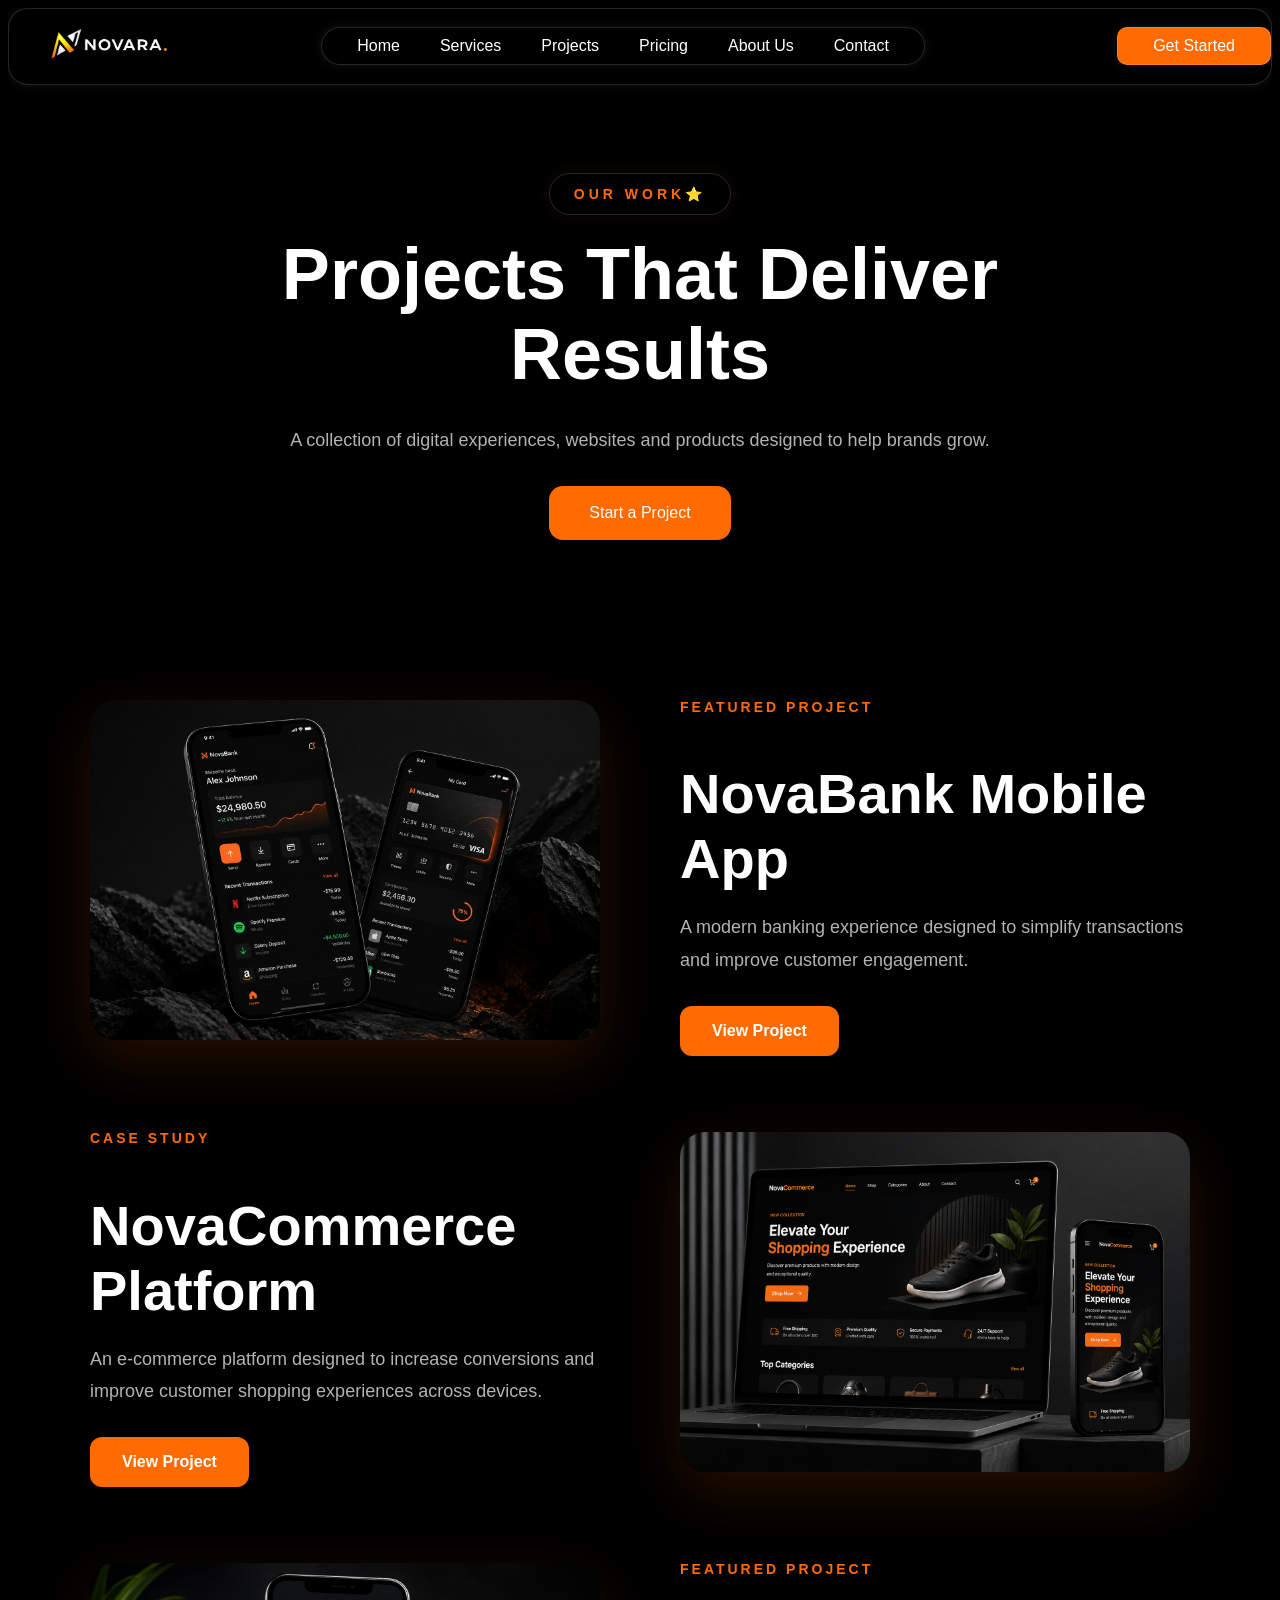
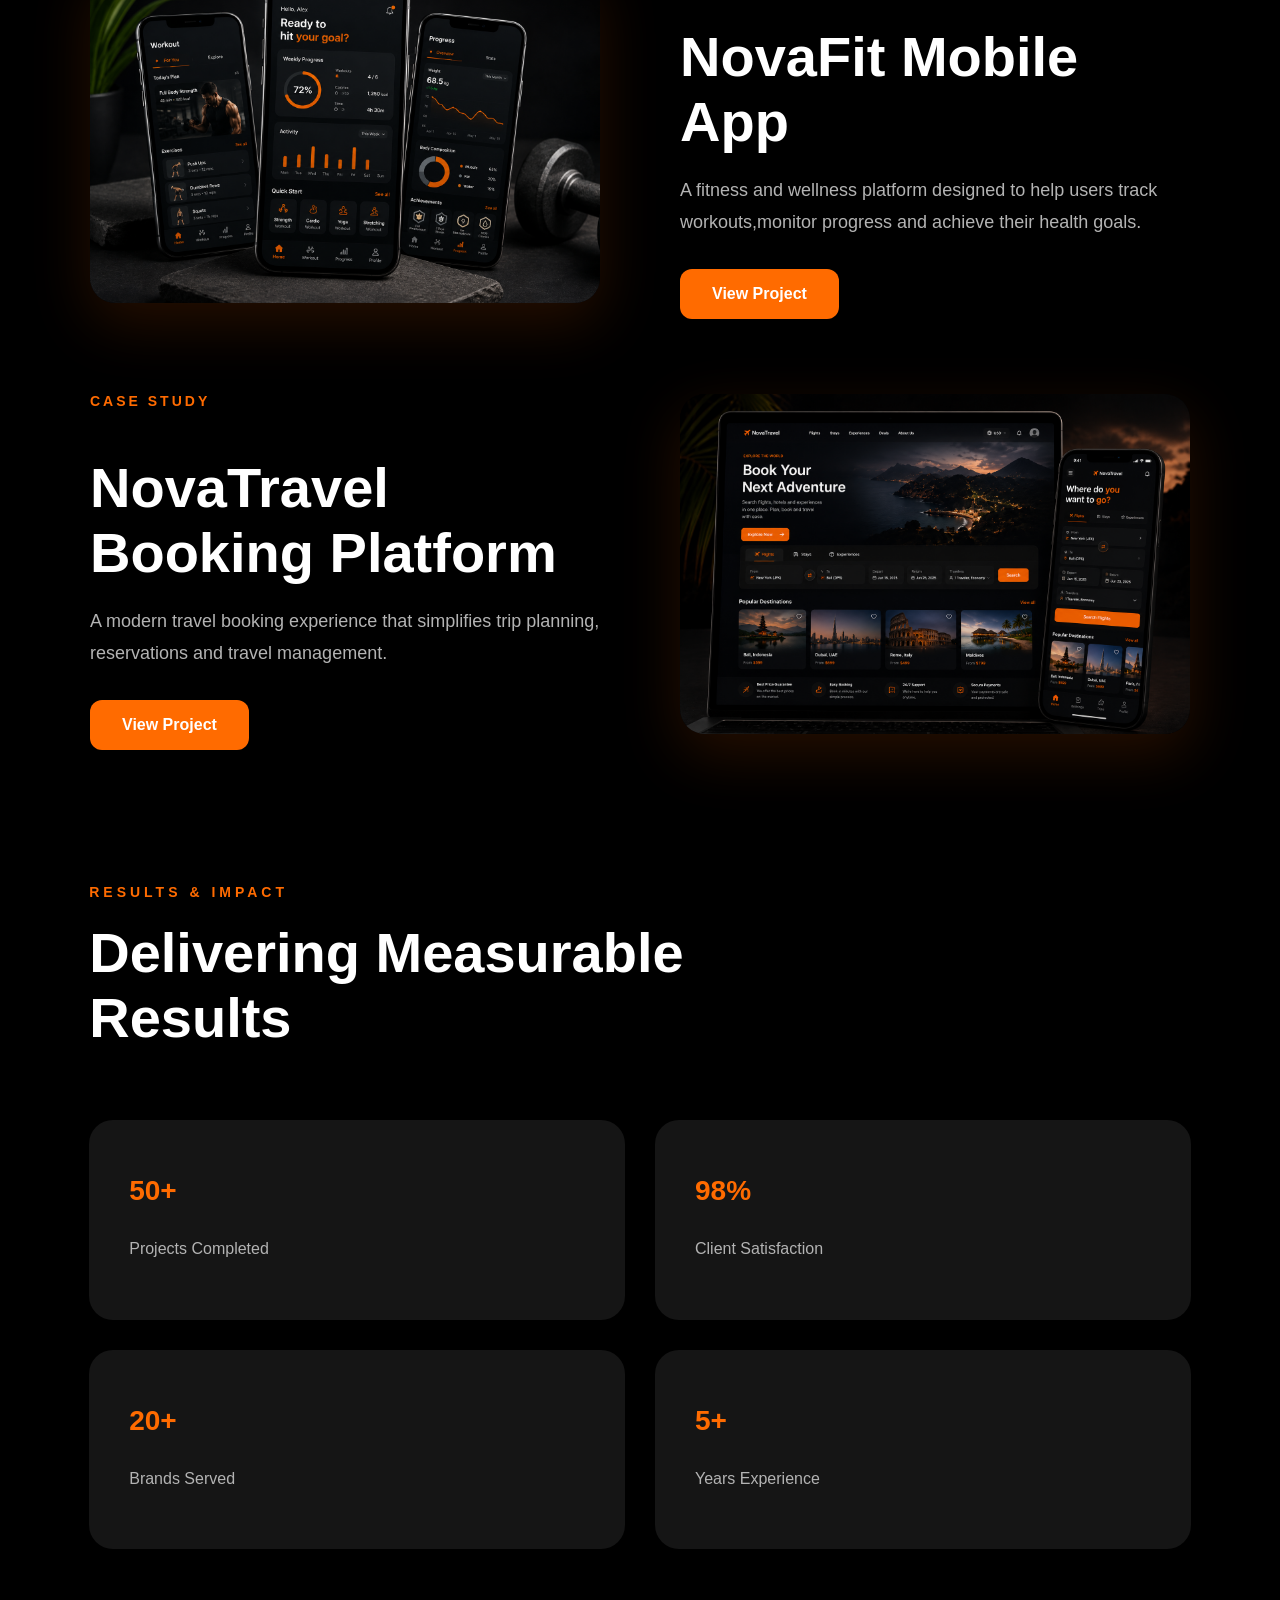
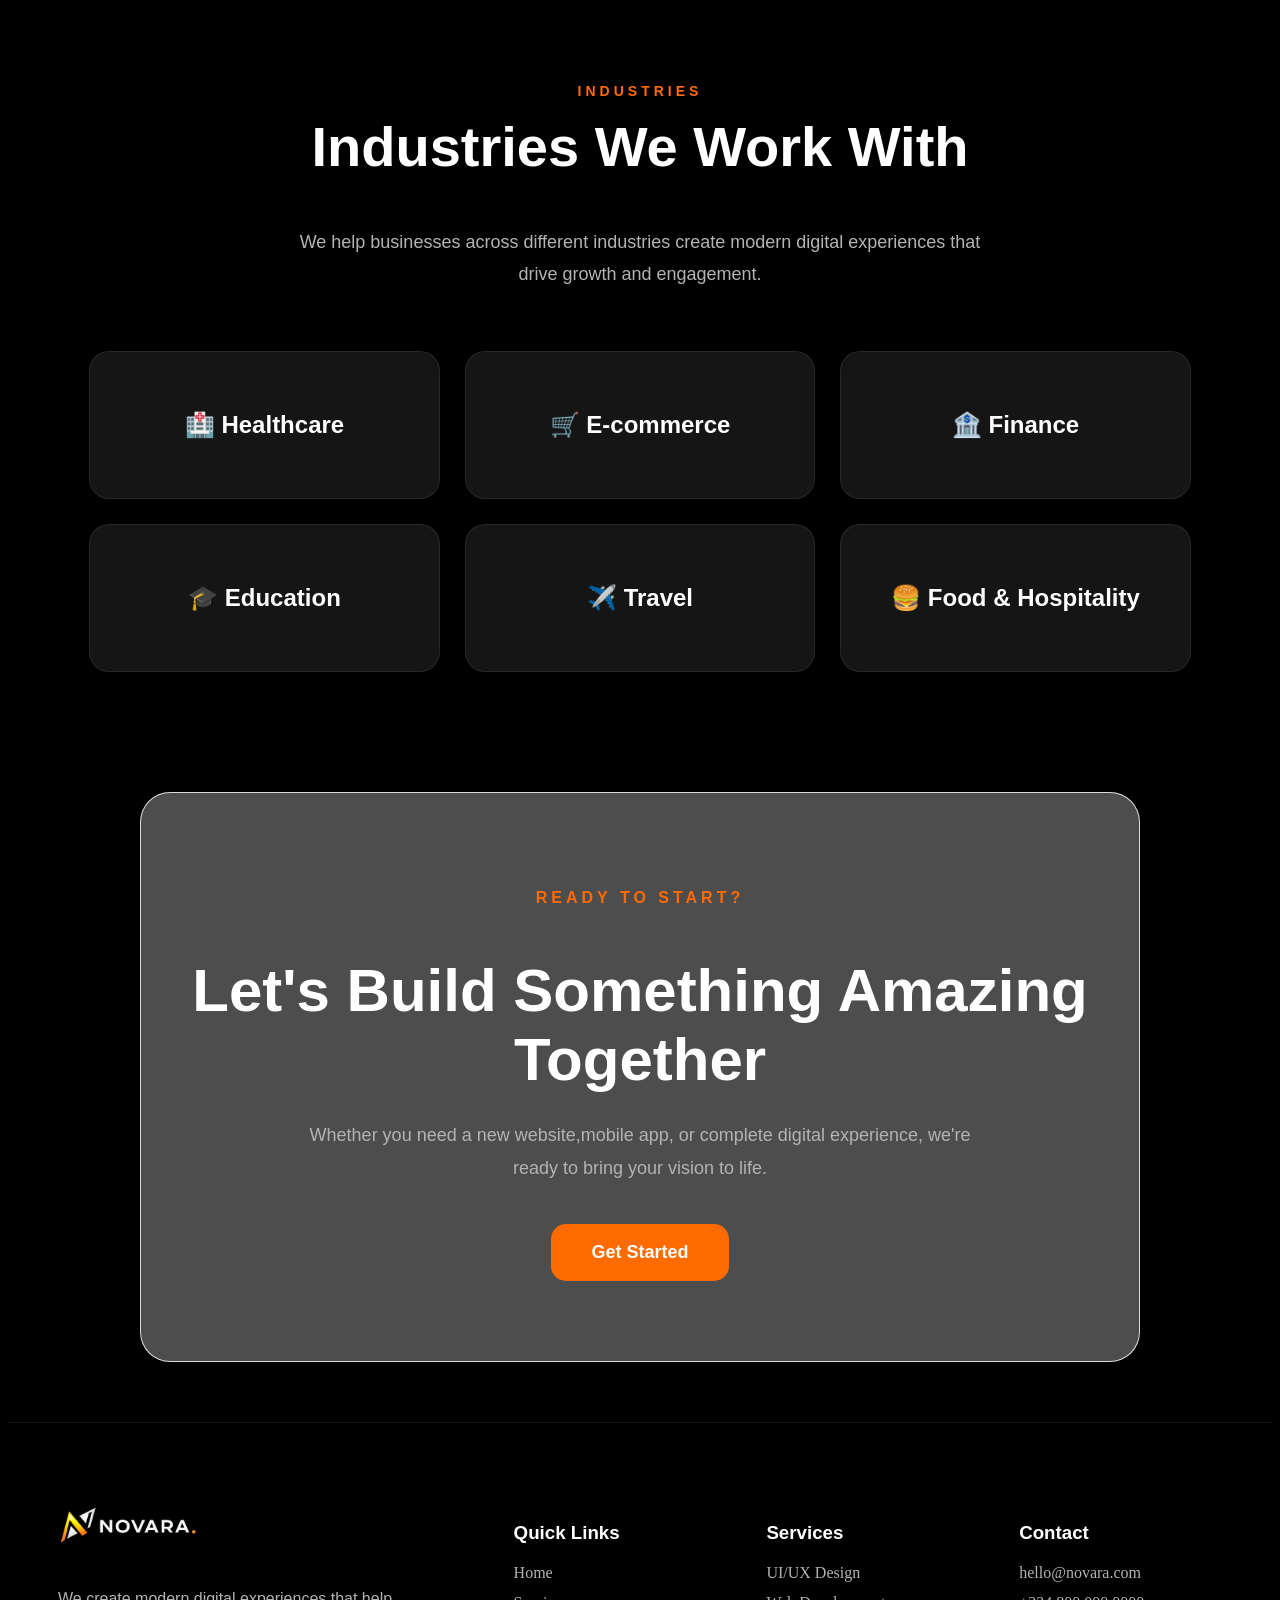
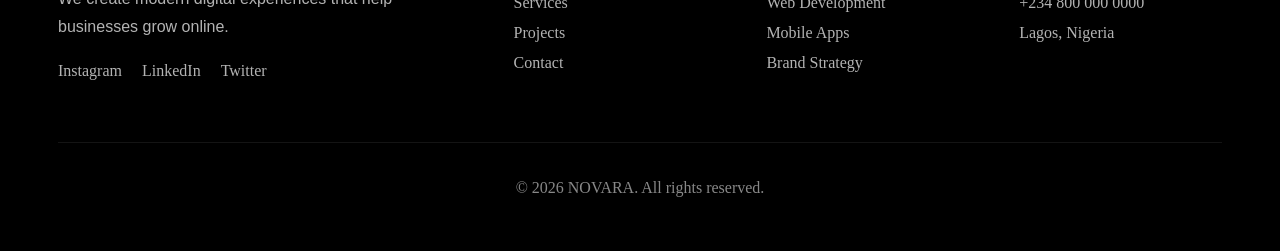
<file: projects.html>
<html lang="en">
<head>
    <meta charset="UTF-8">
    <meta name="viewport" content="width=device-width, initial-scale=1.0">
    <title>Document</title>
    <link rel="stylesheet" href="css/projects.css">
</head>
<body>
    <header >
            <nav id="logo">
            <ul>
                <li><img src="./images/logo.png" alt=""></li>
            </ul>
        </nav>
        <nav id="hea">
            <ul>
                <li><a href="index.html">Home</a></li>
                <li><a href="services.html">Services</a></li>
                <li><a href="projects.html">Projects</a></li>
                <li><a href="pricing.html">Pricing</a></li>
                <li><a href="about.html">About Us</a></li>
                <li><a href="contact.html">Contact</a></li>
            </ul>
        </nav>
        <nav id="head">
            <ul>
                <li><a href="#" class="btn-primary">Get Started</a></li>
                
            </ul>
        </nav>
        <div class="hamburger" id="hamburger">&#9776;</div>
    </header>
    <nav class="side-menu" id="sideMenu">
    <div class="close-btn" id="closeBtn">X</div>
    <ul>
        <li><a href="index.html">Home</a></li>
        <li><a href="services.html">Services</a></li>
        <li><a href="projects.html">Projects</a></li>
        <li><a href="pricing.html">Pricing</a></li>
        <li><a href="about.html">About Us</a></li>
        <li><a href="contact.html">Contact</a></li>
    </ul>
   </nav>
   <main>
     <section class="service-hero">
        <div class="container">
            <p id="service-hero-tag">OUR Work⭐</p>
            <h1 id="service-hero-title">Projects That Deliver Results</h1>
            <p id="service-hero-desc">A collection of digital experiences, websites and products designed to help
                brands grow.
            </p>
            <button id="service-hero-btn">Start a Project</button>
        </div>
     </section>
     <section class="project-showcase reveal project-left">
     <div class="project-image slide-left">
        <img src="images/project1.png" alt="NovaBank App">
     </div>
     <div class="project-content slide-right">
        <p id="project-tag">FEATURED PROJECT</p>
        <h1 id="project-title">NovaBank Mobile App</h1>
        <p id="project-desc">A modern banking experience designed to simplify transactions and improve customer engagement.</p>
        <button id="project-btn">View Project</button>
     </div>
   </section>
   <section class="project-showcase reveal project-right">
     <div class="project-content slide-left">
        <p id="project-tag">CASE STUDY</p>
        <h1 id="project-title">NovaCommerce Platform</h1>
        <p id="project-desc">An e-commerce platform designed to increase conversions and improve customer shopping
            experiences across devices.</p>
        <button id="project-btn">View Project</button>
     </div>
     <div class="project-image slide-right">
        <img src="images/project2.png" alt="NovaCommerce Platform">
     </div>
    </section>
    <section class="project-showcase reveal project-left">
     <div class="project-image slide-left">
        <img src="images/project7.png" alt="NovaBank App">
     </div>
     <div class="project-content slide-right">
        <p id="project-tag">FEATURED PROJECT</p>
        <h1 id="project-title">NovaFit Mobile App</h1>
        <p id="project-desc">A fitness and wellness platform designed to help users track workouts,monitor progress 
            and achieve their health goals.</p>
        <button id="project-btn">View Project</button>
     </div>
   </section>
   <section class="project-showcase reveal project-right">
     <div class="project-content slide-left">
        <p id="project-tag">CASE STUDY</p>
        <h1 id="project-title">NovaTravel Booking Platform</h1>
        <p id="project-desc">A modern travel booking experience that simplifies trip planning, reservations and 
            travel management.</p>
        <button id="project-btn">View Project</button>
     </div>
     <div class="project-image slide-right">
        <img src="images/project8.png" alt="NovaCommerce Platform">
     </div>
   </section>
    <section class="process reveal">
        <div class="container">
            <p id="process-tag">Results & Impact</p>
            <h2 id="process-title">Delivering Measurable Results</h2>
            <div class="process-steps">
                <div class="process-step">
                    <h3>50+</h3>
                    <p>Projects Completed</p>
                </div>
                <div class="process-step">
                    <h3>98%</h3>
                    <p>Client Satisfaction</p>
                </div>
                <div class="process-step">
                    <h3>20+</h3>
                    <p>Brands Served</p>
                </div>
                <div class="process-step">
                    <h3>5+</h3>
                    <p>Years Experience</p>
                </div>
            </div>
        </div>
     </section>
     <section class="industries reveal">
      <div class="container">
        <p id="industry-tag">INDUSTRIES</p>
        <h2 id="industry-title">
            Industries We Work With
        </h2>
        <p id="industry-desc">
            We help businesses across different industries create
            modern digital experiences that drive growth and engagement.
        </p>
        <div class="industry-grid">
            <div class="industry-card">
                <h3>🏥 Healthcare</h3>
            </div>
            <div class="industry-card">
                <h3>🛒 E-commerce</h3>
            </div>
            <div class="industry-card">
                <h3>🏦 Finance</h3>
            </div>
            <div class="industry-card">
                <h3>🎓 Education</h3>
            </div>
            <div class="industry-card">
                <h3>✈️ Travel</h3>
            </div>
            <div class="industry-card">
                <h3>🍔 Food & Hospitality</h3>
            </div>
        </div>
      </div>
     </section>
     <section class="cta reveal">
      <div class="cta container">
        <p id="cta1">READY TO START?</p>
        <h1 id="cta2">Let's Build Something Amazing Together</h1>
        <p id="cta3">Whether you need a new website,mobile app, or complete digital experience, we're
            ready to bring your vision to life.
        </p>
        <button id="cta-btn">Get Started</button>
      </div>
   </section>
   <footer class="footer">

    <div class="footer-container">

        <div class="footer-brand">
            <img src="images/logo.png" alt="NOVARA Logo">

            <p>
                We create modern digital experiences
                that help businesses grow online.
            </p>

            <div class="socials">
                <a href="#">Instagram</a>
                <a href="#">LinkedIn</a>
                <a href="#">Twitter</a>
            </div>
        </div>

        <div class="footer-links">
            <h3>Quick Links</h3>

            <a href="#">Home</a>
            <a href="#">Services</a>
            <a href="#">Projects</a>
            <a href="#">Contact</a>
        </div>

        <div class="footer-links">
            <h3>Services</h3>

            <a href="#">UI/UX Design</a>
            <a href="#">Web Development</a>
            <a href="#">Mobile Apps</a>
            <a href="#">Brand Strategy</a>
        </div>

        <div class="footer-links">
            <h3>Contact</h3>

            <a href="#">hello@novara.com</a>
            <a href="#">+234 800 000 0000</a>
            <a href="#">Lagos, Nigeria</a>
        </div>

    </div>

    <div class="footer-bottom">
        <p>© 2026 NOVARA. All rights reserved.</p>
    </div>

   </footer>
   </main>
  <script src="home.js"></script>
</body>
</html>
</file>
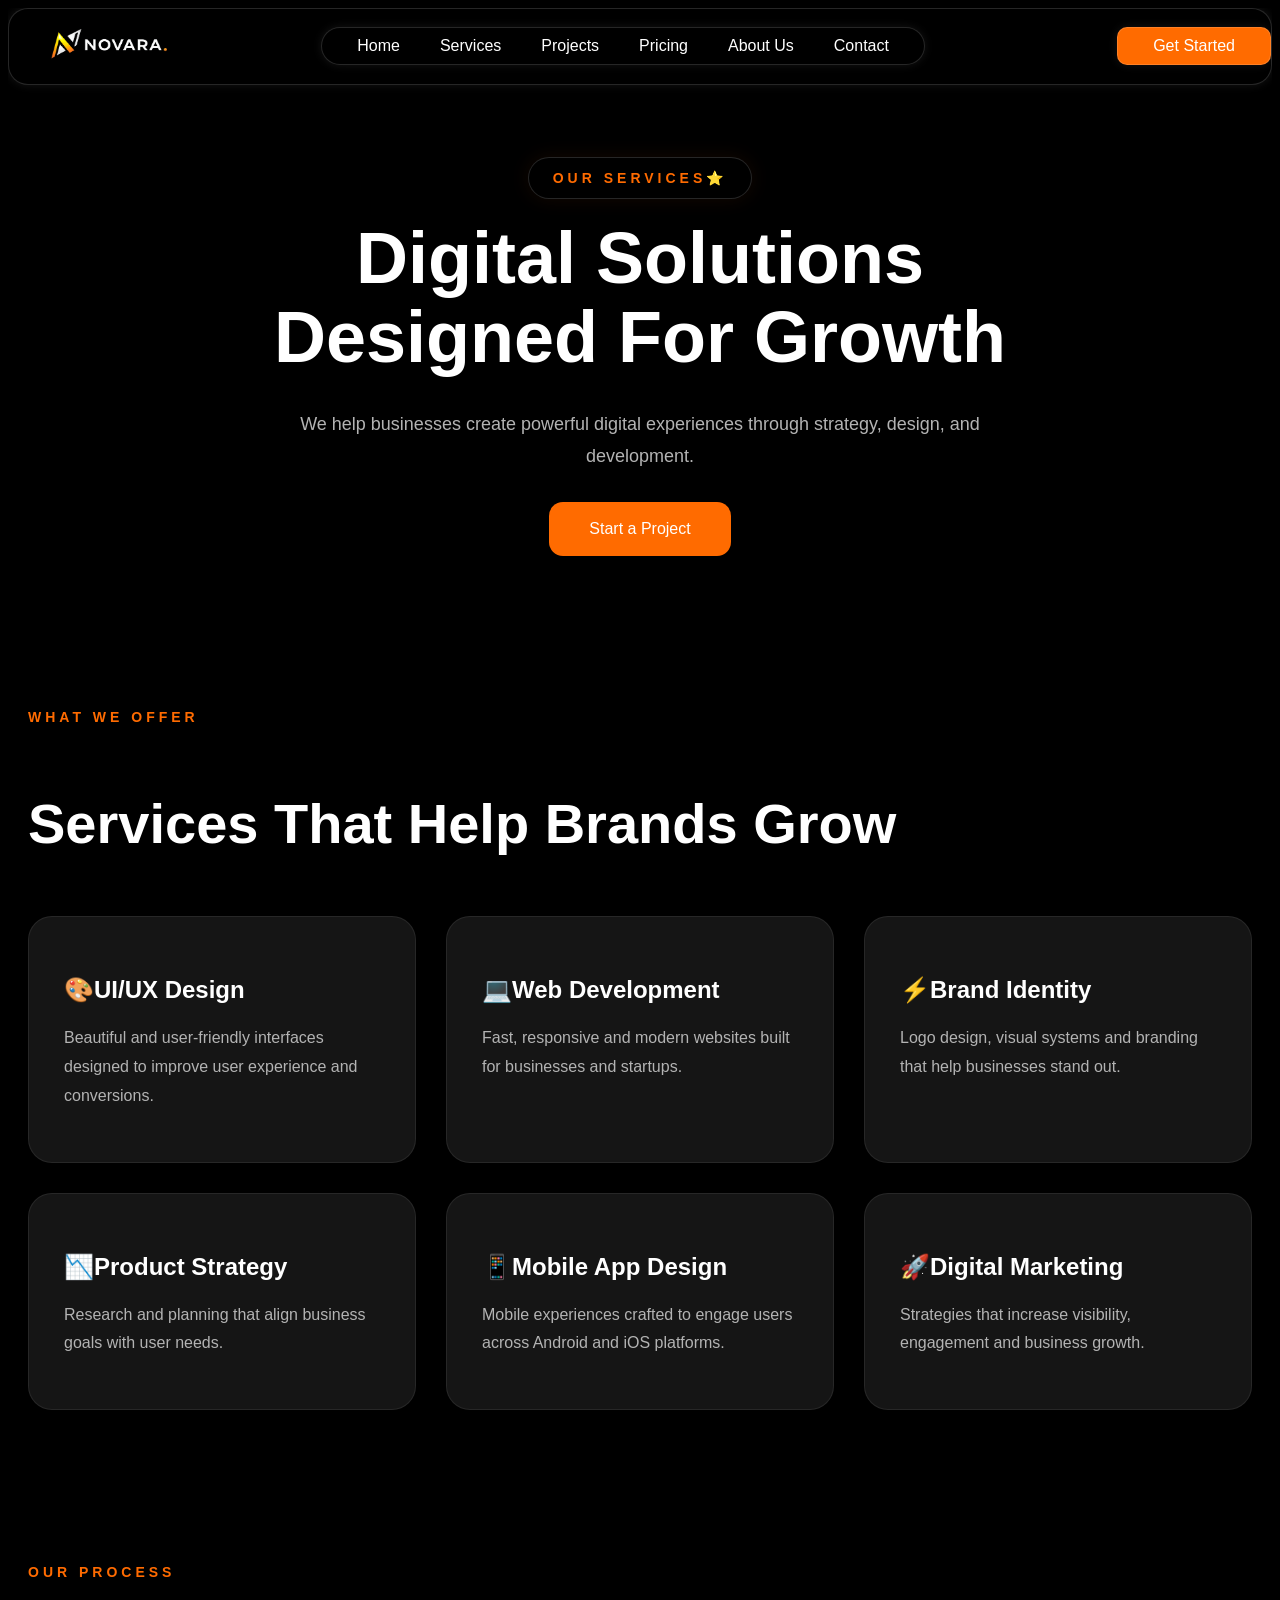
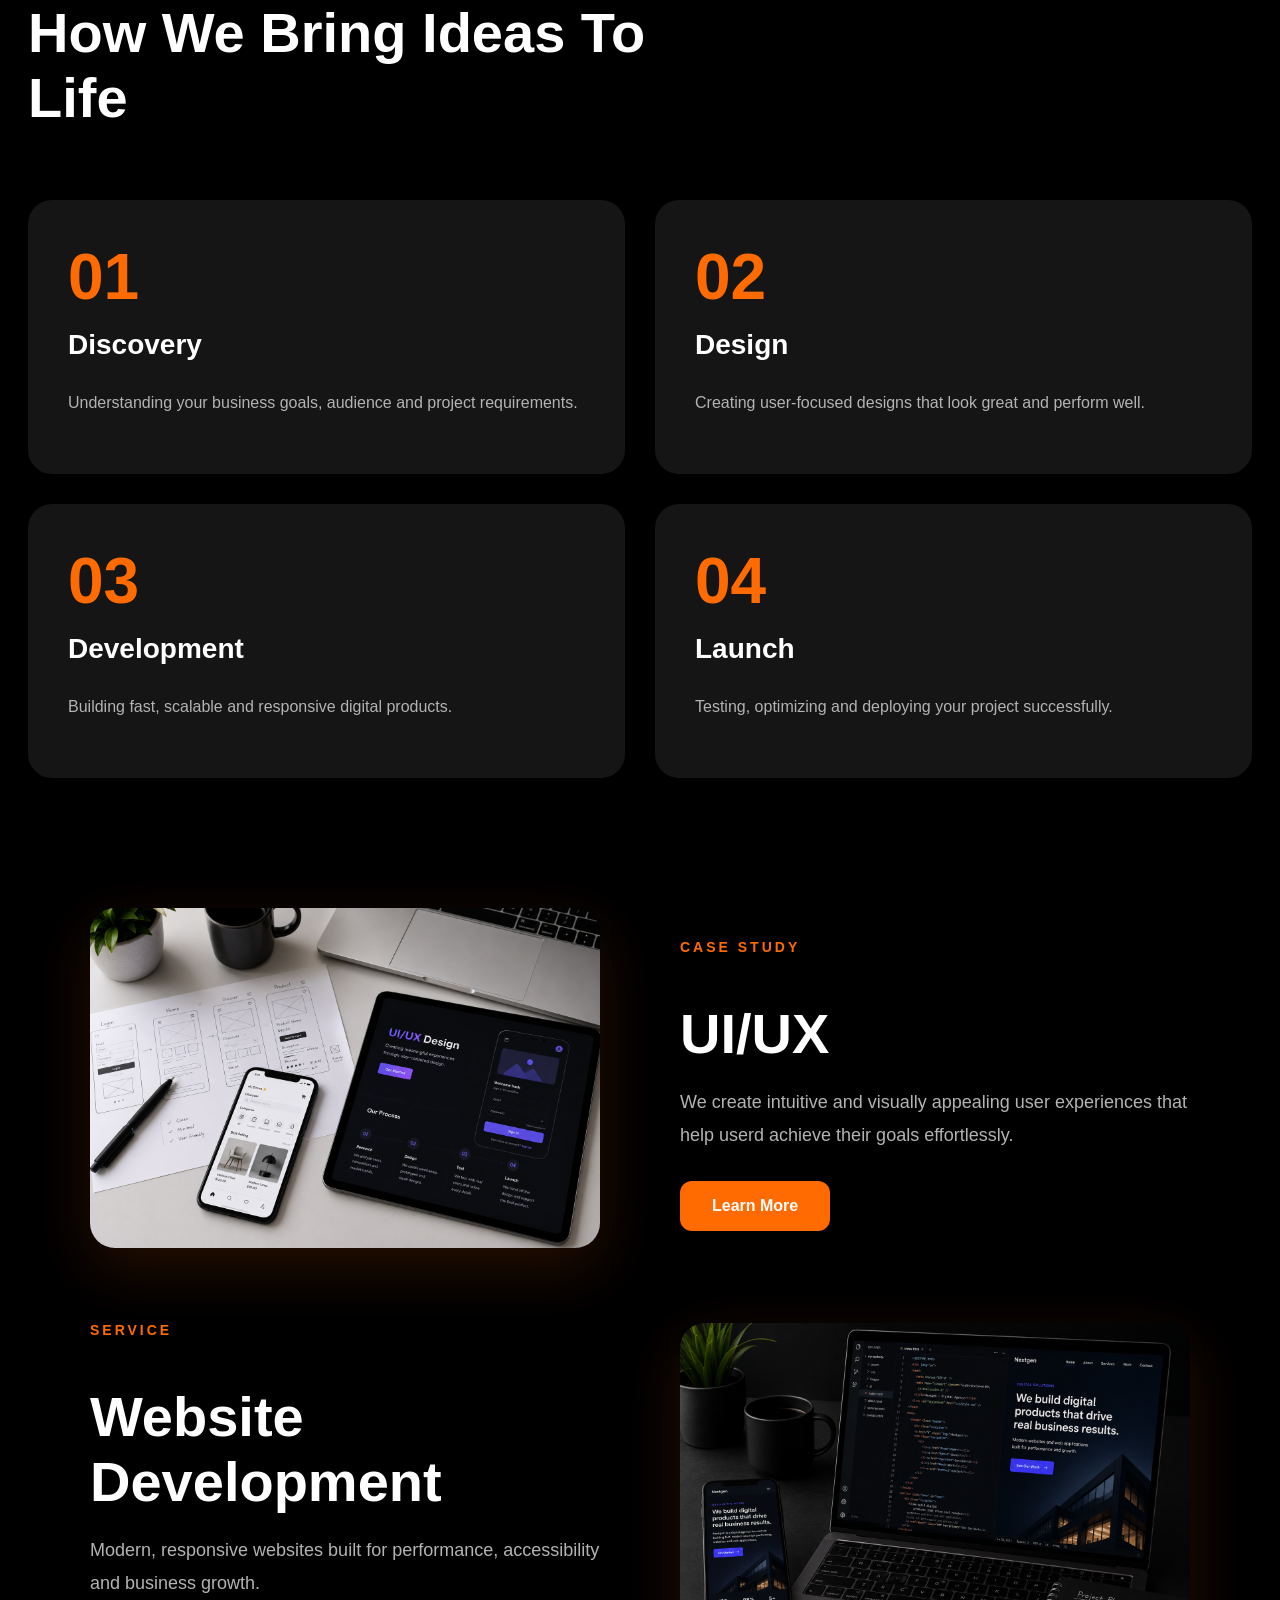
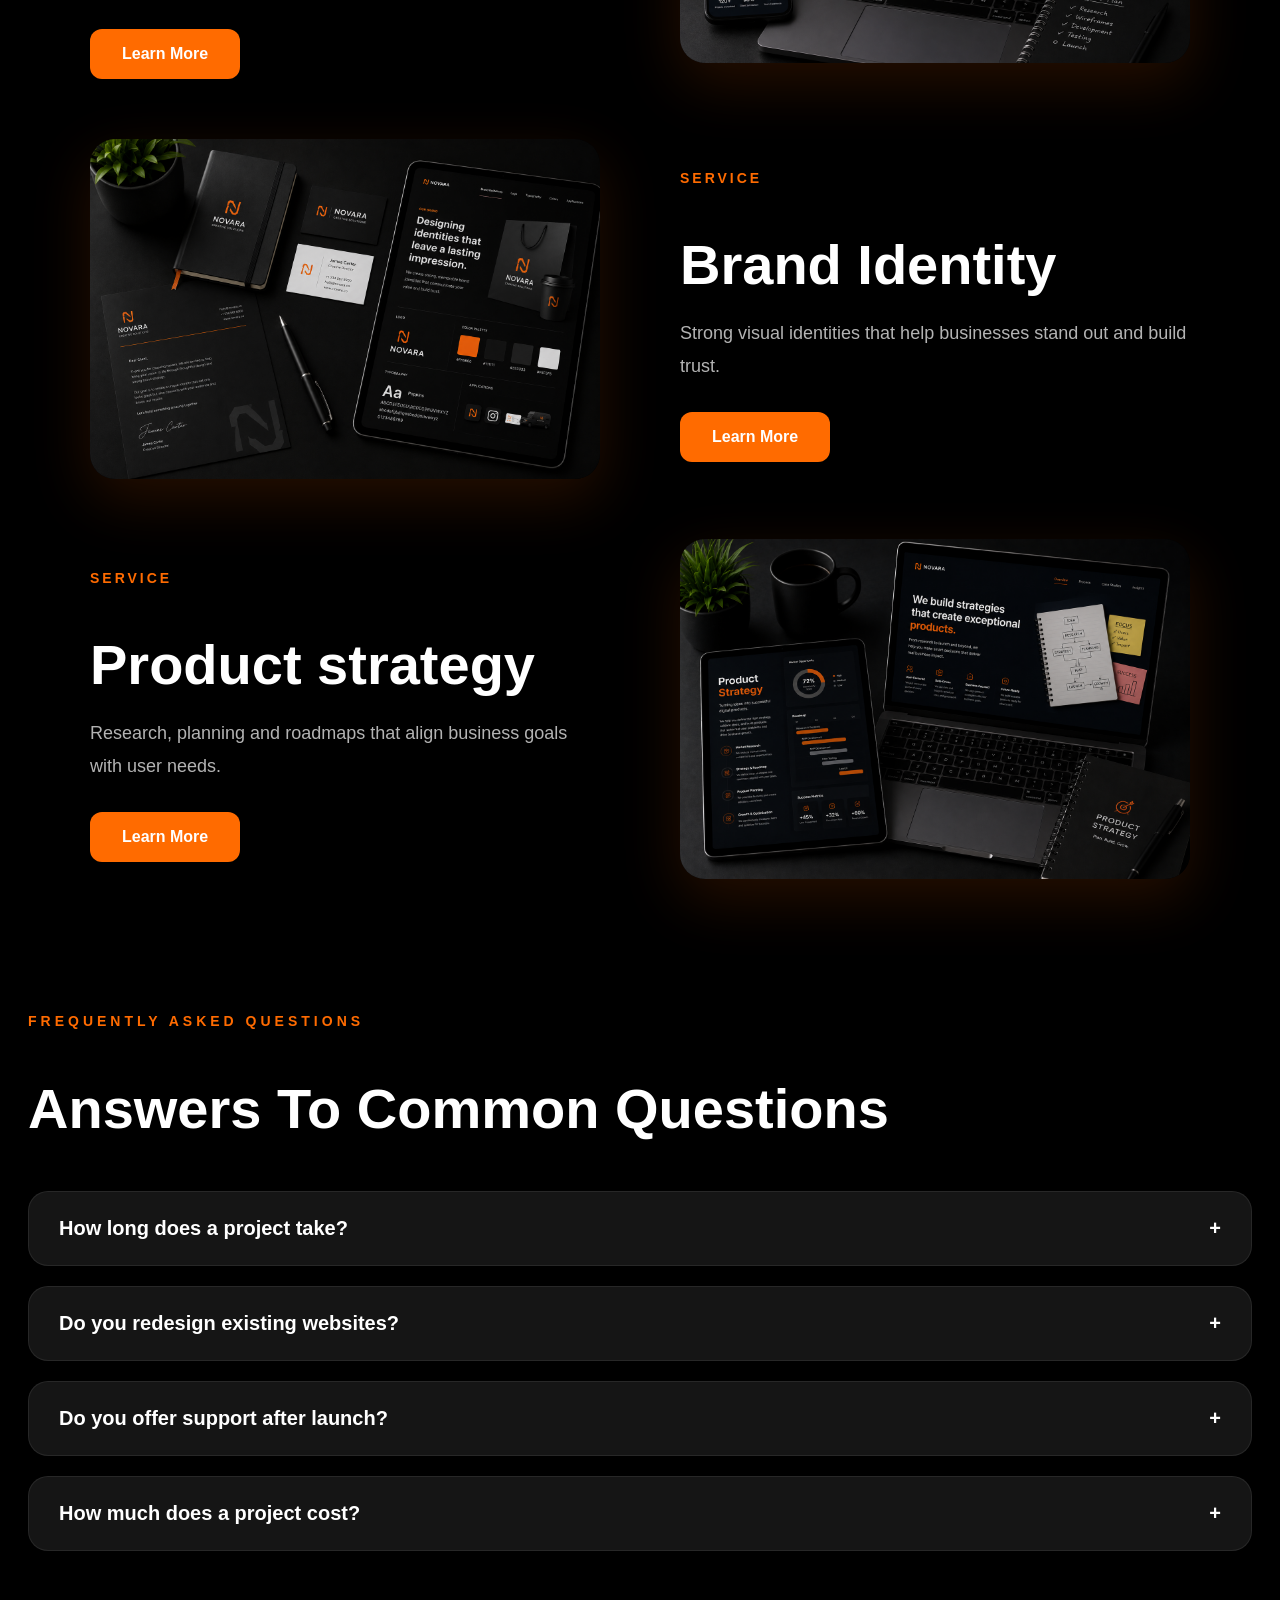
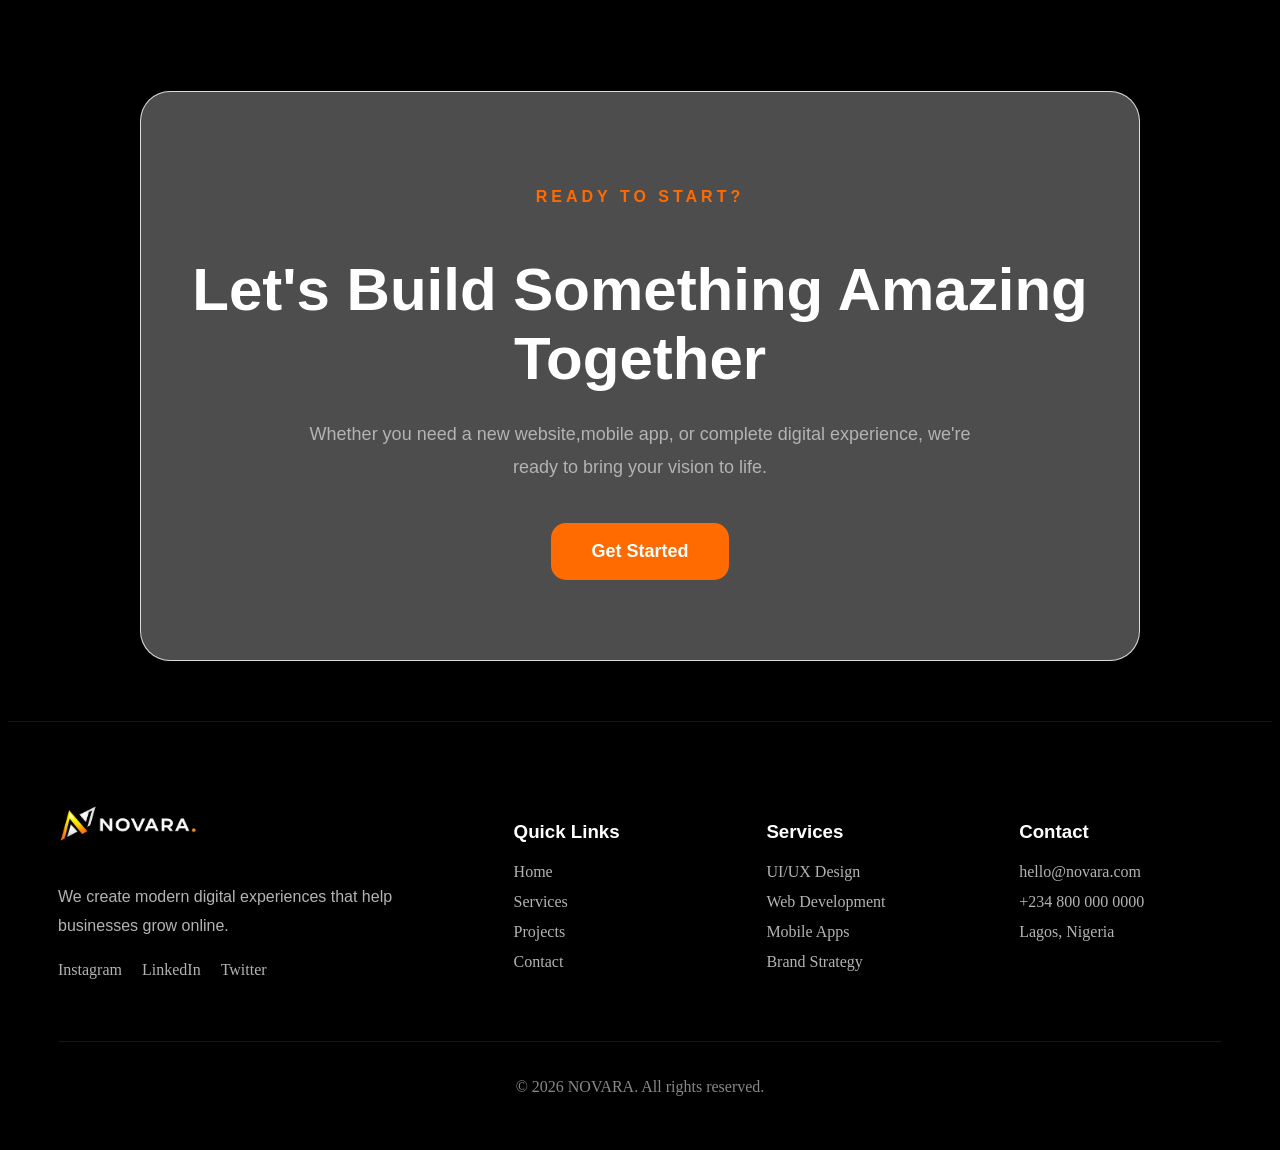
<file: services.html>
<html lang="en">
<head>
    <meta charset="UTF-8">
    <meta name="viewport" content="width=device-width, initial-scale=1.0">
    <title>Document</title>
    <link rel="stylesheet" href="css/services.css">
</head>
<body>
    <header >
            <nav id="logo">
            <ul>
                <li><img src="./images/logo.png" alt=""></li>
            </ul>
        </nav>
        <nav id="hea">
            <ul>
                <li><a href="index.html">Home</a></li>
                <li><a href="services.html">Services</a></li>
                <li><a href="projects.html">Projects</a></li>
                <li><a href="pricing.html">Pricing</a></li>
                <li><a href="about.html">About Us</a></li>
                <li><a href="contact.html">Contact</a></li>
            </ul>
        </nav>
        <nav id="head">
            <ul>
                <li><a href="#" class="btn-primary">Get Started</a></li>
                
            </ul>
        </nav>
        <div class="hamburger" id="hamburger">&#9776;</div>
    </header>
    <nav class="side-menu" id="sideMenu">
    <div class="close-btn" id="closeBtn">X</div>
    <ul>
        <li><a href="index.html">Home</a></li>
        <li><a href="services.html">Services</a></li>
        <li><a href="projects.html">Projects</a></li>
        <li><a href="pricing.html">Pricing</a></li>
        <li><a href="about.html">About Us</a></li>
        <li><a href="contact.html">Contact</a></li>
    </ul>
   </nav>
   <main>
     <section class="service-hero">
        <div class="container">
            <p id="service-hero-tag">OUR SERVICES⭐</p>
            <h1 id="service-hero-title">Digital Solutions Designed For Growth</h1>
            <p id="service-hero-desc">We help businesses create powerful digital experiences through
                strategy, design, and development.
            </p>
            <button id="service-hero-btn">Start a Project</button>
        </div>
     </section>
     <section class="services-grid reveal">
        <div class="container">
          <div class="service-header">
            <p id="offer-tag">WHAT WE OFFER</p>
           <h2 id="offer-title">Services That Help Brands Grow</h2>
          </div>
          <div class="service-grid">
                <div class="service-box">
                <h3>🎨UI/UX Design</h3>
                <p>Beautiful and user-friendly interfaces designed to improve user experience and conversions.</p>
            </div>
            <div class="service-box">
                <h3>💻Web Development</h3>
                <p>Fast, responsive and modern websites built for businesses and startups.</p>
            </div>
            <div class="service-box">
                <h3>⚡Brand Identity</h3>
                <p>Logo design, visual systems and branding that help businesses stand out.</p>
            </div>
            <div class="service-box">
                <h3>📉Product Strategy</h3>
                <p>Research and planning that align business goals with user needs.</p>
            </div>
            <div class="service-box">
                <h3>📱Mobile App Design</h3>
                <p>Mobile experiences crafted to engage users across Android and iOS platforms.</p>
            </div>
            <div class="service-box">
                <h3>🚀Digital Marketing</h3>
                <p>Strategies that increase visibility, engagement and business growth.</p>
            </div>
          </div>
        </div>
     </section>
     <section class="process reveal">
        <div class="container">
            <p id="process-tag">OUR PROCESS</p>
            <h2 id="process-title">How We Bring Ideas To Life</h2>
            <div class="process-steps">
                <div class="process-step">
                    <span>01</span>
                    <h3>Discovery</h3>
                    <p>Understanding your business goals, audience and project requirements.</p>
                </div>
                <div class="process-step">
                    <span>02</span>
                    <h3>Design</h3>
                    <p>Creating user-focused designs that look great and perform well.</p>
                </div>
                <div class="process-step">
                    <span>03</span>
                    <h3>Development</h3>
                    <p>Building fast, scalable and responsive digital products.</p>
                </div>
                <div class="process-step">
                    <span>04</span>
                    <h3>Launch</h3>
                    <p>Testing, optimizing and deploying your project successfully.</p>
                </div>
            </div>
        </div>
     </section>
     <section class="project-showcase reveal project-left">
     <div class="project-image slide-left">
        <img src="images/project3.png" alt="UI/UX">
     </div>
     <div class="project-content slide-right">
        <p id="project-tag">CASE STUDY</p>
        <h1 id="project-title">UI/UX</h1>
        <p id="project-desc">We create intuitive and visually appealing user experiences that help userd achieve 
            their goals effortlessly.
        </p>
        <button id="project-btn">Learn More</button>
     </div>
   </section>
   <section class="project-showcase reveal project-right">
     <div class="project-content slide-left">
        <p id="project-tag">SERVICE</p>
        <h1 id="project-title">Website Development</h1>
        <p id="project-desc">Modern, responsive websites built for performance, accessibility and business growth.</p>
        <button id="project-btn">Learn More</button>
     </div>
     <div class="project-image slide-right">
        <img src="images/project4.png" alt="Web Dev">
     </div>
   </section>
   <section class="project-showcase reveal project-left">
     <div class="project-image slide-left">
        <img src="images/project5.png" alt="Brand identity">
     </div>
     <div class="project-content slide-right">
        <p id="project-tag">SERVICE</p>
        <h1 id="project-title">Brand Identity</h1>
        <p id="project-desc">Strong visual identities that help businesses stand out and build trust.
        </p>
        <button id="project-btn">Learn More</button>
     </div>
   </section>
   <section class="project-showcase reveal project-right">
     <div class="project-content slide-left">
        <p id="project-tag">SERVICE</p>
        <h1 id="project-title">Product strategy</h1>
        <p id="project-desc">Research, planning and roadmaps that align business goals with user needs.</p>
        <button id="project-btn">Learn More</button>
     </div>
     <div class="project-image slide-right">
        <img src="images/project6.png" alt="Product Strategy">
     </div>
    </section>
    <section class="faq reveal">
        <div class="container">
            <p id="faq-tag">FREQUENTLY ASKED QUESTIONS
            </p>
            <h2 id="faq-title">Answers To Common Questions</h2>
            <div class="faq-item">
                <button class="faq-question">How long does a project take?
                    <span>+</span>
                </button>
                <div class="faq-answer">
                    Most projects take between 2-8 weeks depending on the scope and requirements.
                </div>
            </div>
            <div class="faq-item">
                <button class="faq-question">Do you redesign existing websites?
                    <span>+</span>
                </button>
                <div class="faq-answer">
                    Yes, we can improve, modernize and completely redesign existing websites and products.
                </div>
            </div>
            <div class="faq-item">
                <button class="faq-question">Do you offer support after launch?
                    <span>+</span>
                </button>
                <div class="faq-answer">
                    Yes. We provide maintenance, updates and ongoing support after launch.
                </div>
            </div>
            <div class="faq-item">
                <button class="faq-question">How much does a project cost?
                    <span>+</span>
                </button>
                <div class="faq-answer">
                    Pricing depends on project complexity, features and timeline.Contact us for a custom quote.
                </div>
            </div>
        </div>
    </section>
     <section class="cta reveal">
      <div class="cta container">
        <p id="cta1">READY TO START?</p>
        <h1 id="cta2">Let's Build Something Amazing Together</h1>
        <p id="cta3">Whether you need a new website,mobile app, or complete digital experience, we're
            ready to bring your vision to life.
        </p>
        <button id="cta-btn">Get Started</button>
      </div>
   </section>
   <footer class="footer">

    <div class="footer-container">

        <div class="footer-brand">
            <img src="images/logo.png" alt="NOVARA Logo">

            <p>
                We create modern digital experiences
                that help businesses grow online.
            </p>

            <div class="socials">
                <a href="#">Instagram</a>
                <a href="#">LinkedIn</a>
                <a href="#">Twitter</a>
            </div>
        </div>

        <div class="footer-links">
            <h3>Quick Links</h3>

            <a href="#">Home</a>
            <a href="#">Services</a>
            <a href="#">Projects</a>
            <a href="#">Contact</a>
        </div>

        <div class="footer-links">
            <h3>Services</h3>

            <a href="#">UI/UX Design</a>
            <a href="#">Web Development</a>
            <a href="#">Mobile Apps</a>
            <a href="#">Brand Strategy</a>
        </div>

        <div class="footer-links">
            <h3>Contact</h3>

            <a href="#">hello@novara.com</a>
            <a href="#">+234 800 000 0000</a>
            <a href="#">Lagos, Nigeria</a>
        </div>

    </div>

    <div class="footer-bottom">
        <p>© 2026 NOVARA. All rights reserved.</p>
    </div>

   </footer>
   </main>
  <script src="home.js"></script>
</body>
</html>
</file>
<file: css/home.css>
html,
body{
    overflow-x:hidden;
}
*{
    box-sizing:border-box;
}
body{
    background-color:black;
}
#logo img{
    width: 120px;
    height:auto;
}
header{
    display: flex;
    flex-wrap: wrap;
    flex-direction: row;
    align-items: center;
    justify-content: space-between;
    background: rgba(0, 0, 0, 0.20);
    backdrop-filter: blur(12px);
    background-color:black;
    border-radius:20px;
    border: 1px solid rgba(255,255,255,0.15);
    box-shadow: 0 0 10px rgba(255,255,255,0.08);
}
nav ul {
    list-style: none;
    display: flex;
    flex-wrap: wrap;
    gap:30px;
}

nav ul li a{
    text-decoration: none;
    display: inline-block;
    color: #FFFFFF;
    font-size:16px;
    font:medium;
    font-weight:500;
    transition:all 0.3s ease;
    font-family:'inter',sans-serif;
}
nav ul li a:hover{
    color: #ff6b00;
    transform :scale(0.9);

}
#hea{
    background-color:black;
    border-radius:30px;
    border: 1px solid rgba(255,255,255,0.15);
    box-shadow: 0 0 10px rgba(255,255,255,0.08);
    display: flex;
    justify-content: center;
    align-items: center;
    padding: 18px 35px;
    height:20px;
}
#hea ul{
    display: flex;
    justify-content: center;
    align-items: center;
    gap: 40px;
    margin: 0;
    padding: 0;
}
.btn-primary{
    background-color:#ff6b00;
    border-radius:10px;
    border: 1px solid rgba(255,255,255,0.15);
    box-shadow: 0 0 10px rgba(255,255,255,0.08);
    display: flex;
    justify-content: center;
    align-items: center;
    padding: 18px 35px;
    height:10px;
}
.btn-primary:hover{
    color: grey;
    transform:none;
}
.hamburger{
    display: none;
    font-size: 32px;
    color: #ff6b00;
    cursor: pointer;
    margin: 0;
    padding: 0;
    line-height: 1;
    display: flex;
    align-items: center;
    justify-content: center;

}
.side-menu{
    position: fixed;
    top: -100%;
    left: 50%;
    transform: translateX(-50%);
    width: 90%;
    max-width: 350px;
    background-color: #111;
    border: 1px solid rgba(255,255,255,0.1);
    border-radius: 20px;
    padding: 30px 20px;
    transition: top 0.4s ease;
    z-index: 1000;
}


/* Show menu */
.side-menu.show {
    top: 0;
}

/* Close Button */
.close-btn{
    font-size: 28px;
    color: #ff6b00;
    display: flex;
    justify-content: flex-end;
    cursor: pointer;
    margin-bottom: 20px;
}

/* Menu Items */
.side-menu ul {
    list-style: none;
    padding: 0;
    margin: 0;
    display: grid;
    grid-template-columns: repeat(3, 1fr);
    text-align:center;
    gap:25px;
}

.side-menu ul li {
    margin: 20px 0;
}

.side-menu ul li a {
    text-decoration: none;
    font-size: 16px;
    color: white;
    font-family: sans-serif;
    font-weight:500;
}
.hero{
    display:flex;
    align-items:center;
    justify-content:center;
    text-align:center;
    flex-direction:column;
    min-height:80vh;
    padding:0 20px;
}
.hero-content{
    max-width:900px;
    display:flex;
    flex-direction:column;
    align-items:center;
    gap:10px;
}
#hero1{
    font-size:15px;
    letter-spacing:1px;
    text-transform:uppercase;
    color:#ff6b00;
    font-weight:600;
    font-family:'inter',sans-serif;
}
.hero-content h1{
    color:#FFFFFF;
    font-size:72px;
    font-weight:700;
    line-height:1;
    font-family:'inter', sans-serif;
    margin:0;
}
.hero-content h2{
    color:#ff6b00;
    font-size:68px;
    font-weight:700;
    margin:0;
    line-height:1;
    font-family:'inter', sans-serif;
    position:relative;
    transition:all 0.5s ease;
    animation:glow 3s ease-in-out infinite;
}
#hero2{
    position:relative;
    height:80px;
}
#changing-text{
    color: #ff6b00;
    font-size: 68px;
    font-weight: 700;
    font-family: 'inter', sans-serif;
    transition: opacity 0.5s ease;
}

@keyframes glow{
    0%{
        opacity : 0;
        transform:translateY(20px);
    }
    50%{
        opacity : 1;
        transform:translateY(0);
    }
    100%{
        opacity : 0;
        transform:translateY(-20px);
    }
}
.hero-content p{
    font-size:18px;
    font-family:'inter', sans-serif;
    font-weight:400;
    color:#b3b3b3;
    line-height:1.7;
    max-width:650px;
    margin-top:10px;
}
.hero-btn{
    display:flex;
    gap:20px;
    justify-content:center;
    margin-top:20px;
}
.hero-btn #btn1{
    padding:16px 32px;
    background-color:#ff6b00;
    color:#FFFFFF;
    border:none;
    border-radius:12px;
    font-size:16px;
    font-family:'inter',sans-serif;
    font-weight:600;
    cursor:pointer;
    transition:0.3s ease;
}
.hero-btn #btn2{
    padding:16px 32px;
    background-color:transparent;
    color:#FFFFFF;
    border:1px solid #ff6b00;
    border-radius:12px;
    font-size:16px;
    font-family:'inter',sans-serif;
    font-weight:600;
    cursor:pointer;
    transition:0.3s ease;
}
.hero-btn #btn1:hover{
    transform:translateY(-3px);
    background-color:#ff6a008f;
}
.hero-btn #btn2:hover{
    transform:translateY(-3px);
    background-color:#ff6b00;
}
.services{
    padding-top:60px;
    padding-bottom:30px;
}
.container{
    width:90%;
    max-width:1200px;
    margin:auto;
}
.service-header{
    display:flex;
    justify-content:space-between;
    align-items:center;
    gap:60px;
    margin-bottom:60px;
}
.service-left{
    flex:1;
}
.service-right{
    flex:1;
    max-width:500px;
}
#ser1{
    font-size:14px;
    color:#ff6b00;
    letter-spacing:4px;
    font-weight:600;
    text-transform:uppercase;
    font-family:'inter',sans-serif;
    display:inline-block;
    padding:12px 24px;
    background: rgba(0, 0, 0, 0.20);
    border-radius:999px;
    border: 1px solid rgba(255,255,255,0.15);
    box-shadow: 0 0 20px rgba(255,107,0,0.08);
}
.container h1{
    font-size:56px;
    font-weight:700;
    color:#FFFFFF;
    margin-top:10px;
    font-family:'inter',sans-serif;
}
#ser2{
    font-size:18px;
    color:#b3b3b3;
    max-width:650px;
    margin-top:20px;
    font-family:'inter',sans-serif;
}
.service-cards{
    display:grid;
    grid-template-columns: repeat(3, 1fr);
    gap:30px;
    margin-top:60px;
}
.service-card{
    background:#151515;
    padding:35px;
    border-radius:20px;
    flex:1;
    border:1px solid rgba(255,255,255,0.08);
}
.service-card h3{
    font-size:24px;
    color:#FFFFFF;
    margin-bottom:15px;
    font-family:'inter',sans-serif;
}
.service-card p{
    font-size:16px;
    color:#b3b3b3;
    line-height:1.7;
    font-family:'inter',sans-serif;
}
.service-card #l1{
    color:#ff6b00;
    text-decoration:none;
    font-weight:600;
    font-family:'inter',sans-serif;
}.service-card:hover{
    transform:translateY(-10px);
    transition:0.3s ease;
    border-color:#ff6b00
}
.swipe-hint{
    display:none;
}
/* ========================= */
/* SCROLL REVEAL ANIMATION */
/* ========================= */
.reveal{
    opacity: 0;
    transform: translateY(50px);
    transition: all 1s ease;
}
.reveal.active{
    opacity: 1;
    transform: translateY(0);
}
.service-card:nth-child(1){
    transition-delay:0.1s;
}
.service-card:nth-child(2){
    transition-delay:0.3s;
}
.service-card:nth-child(3){
    transition-delay:0.5s;
}
.why-us{
    padding:80px 50px 20px;
}
#why1{
    display:inline-block;
    padding:12px 24px;
    border-radius:999px;
    border:1px solid rgba(255,255,255,0.15);
    color:#ff6b00;
    font-size:14px;
    font-weight:600;
    letter-spacing:4px;
    text-transform:uppercase;
    margin-bottom:20px;
    font-family:'inter',sans-serif;
}
#why2{
    font-size:64px;
    font-weight:700;
    color:#FFFFFF;
    margin-bottom:20px;
    font-family:'inter', sans-serif;
}
#why3{
    max-width: 700px;
    font-size:18px;
    line-height:1.8;
    color:#b3b3b3;
    margin-bottom:60px;
}
.why-cards{
    display:flex;
    gap:30px;
    flex-wrap:wrap;
}
.why-card{
    flex:1;
    min-width:280px;
    background:#151515;
    border:1px solid rgba(255,255,255,0.08);
    border-radius:24px;
    padding:35px;
    transition:0.4s ease;
}
.why-card:hover{
    transform:translateY(-10px);
    border-color:#ff6b00;
}
.why-card h3{
    color:#ffffff;
    font-size:28px;
    margin-bottom:20px;
    font-family:'inter',sans-serif;
}
.why-card p{
    color:#b3b3b3;
    font-size:17px;
    line-height:1.8;
    font-family:'inter',sans-serif;
}
.project-showcase{
    display:flex;
    align-items:center;
    justify-content:center;
    gap:80px;
    max-width:1200px;
    margin:60px auto;
    padding:0 50px;
}
.project-image{
    flex:1;
}
.project-image img{
    width:100%;
    max-width:100%;
    display:block;
    border-radius:25px;
    display:block;
    box-shadow:0 20px 60px rgba(255, 102,0, 0.15);
}
.project-content{
    flex:1;
}
#project-tag{
    color:#ff6b00;
    letter-spacing:3px;
    font-size:14px;
    font-weight:600;
    text-transform:uppercase;
    margin-bottom:15px;
    font-family:'inter', sans-serif;
}

#project-title{
    font-size:56px;
    color:white;
    margin-bottom:20px;
    font-family:'inter', sans-serif;
}

#project-desc{
    font-size:18px;
    color:#b3b3b3;
    line-height:1.8;
    margin-bottom:30px;
    font-family:'inter', sans-serif;
}

#project-btn{
    padding:16px 32px;
    border:none;
    border-radius:12px;
    background:#ff6b00;
    color:white;
    font-size:16px;
    font-weight:600;
    cursor:pointer;
}
.project-left .project-image{
    opacity:0;
    transform:translateX(-100px);
    transition:all 1s ease;
}

.project-left .project-content{
    opacity:0;
    transform:translateX(100px);
    transition:all 1s ease;
}

.project-right .project-image{
    opacity:0;
    transform:translateX(100px);
    transition:all 1s ease;
}

.project-right .project-content{
    opacity:0;
    transform:translateX(-100px);
    transition:all 1s ease;
}
.project-left.active .project-image,
.project-left.active .project-content,
.project-right.active .project-image,
.project-right.active .project-content{
    opacity:1;
    transform:translateX(0);
}
.testimonials{
    padding:80px 50px 20px;
}
.testimonial-cards{
    display:flex;
    gap:30px;
    margin-top:60px;
    flex-wrap:wrap;
}
.testimonial-card{
    flex:1;
    min-width:300px;
    background:rgba(255,255,255,0.04);
    backdrop-filter:blur(12px);
    border:1px solid rgba(255,255,255,0.1);
    border-radius:24px;
    padding:35px;
    transition:0.4s ease;
}
.testimonial-card:hover{
    transform:translateY(-10px);
    border-color:#ff6b00;
    box-shadow:0 10px 30px rgba(255,107,0,0.15);
}
.quote{
    color:#b3b3b3;
    line-height:1.8;
    font-size:18px;
    margin-bottom:25px;
    font-family:'inter',sans-serif;
}
.testimonial-card h3{
    color:#ffffff;
    font-size:20px;
    margin-bottom:8px;
    font-family:'inter',sans-serif;
}
.testimonial-card span{
    color:#ff6b00;
    font-size:14px;
    font-family:'inter',sans-serif;
}
#test1{
    font-size:14px;
    color:#ff6b00;
    letter-spacing:4px;
    font-weight:600;
    text-transform:uppercase;
    font-family:'inter',sans-serif;
}
#test2{
    font-size:64px;
    color:#ffffff;
    margin-top:15px;
    font-family:'inter',sans-serif;
}
#test3{
    font-size:18px;
    color:#b3b3b3;
    max-width:650px;
    line-height:1.8;
    margin-top:20px;
    font-family:'inter',sans-serif;
}
.cta{
    padding:120px 20px;
}
.cta .container{
    max-width:1000px;
    margin:auto;
    text-align:center;
    background: rgba(255,255,255,0.3);
    border: 1px solid rgba(255,255,255,0.8);
    border-radius:30px;
    padding:80px 50px;
    backdrop-filter:blur(12px);
}
#cta1{
    color:#ff6b00;
    letter-spacing:4px;
    font-weight:600;
    margin-bottom:20px;
    font-family:'inter',sans-serif;
}
#cta2{
    color:#ffffff;
    font-size:60px;
    margin-bottom:25px;
    font-family:'inter',sans-serif;
}
#cta3{
    color:#b3b3b3;
    font-size:18px;
    line-height:1.8;
    margin:0 auto 40px;
    max-width:700px;
    font-family:'inter',sans-serif;
}
#cta-btn{
    background:#ff6b00;
    color:white;
    border:none;
    padding:18px 40px;
    border-radius:15px;
    font-size:18px;
    font-weight:600;
    cursor:pointer;
    transition:0.3s;
}
#cta-btn:hover{
    transform:translateY(-5px);
    box-shadow:0 0 25px rgba(255,107,0,0.4);
}
.footer{
    padding:80px 50px 30px;
    border-top:1px solid rgba(255,255,255,0.08);
}

.footer-container{
    max-width:1200px;
    margin:auto;
    display:grid;
    grid-template-columns:2fr 1fr 1fr 1fr;
    gap:50px;
}

.footer-brand img{
    width:140px;
    margin-bottom:20px;
}

.footer-brand p{
    color:#b3b3b3;
    line-height:1.8;
    max-width:350px;
    font-family:'inter',sans-serif;
}

.socials{
    margin-top:20px;
    display:flex;
    gap:20px;
}

.socials a,
.footer-links a{
    color:#b3b3b3;
    text-decoration:none;
    display:block;
    margin-bottom:12px;
    transition:0.3s;
}

.socials a:hover,
.footer-links a:hover{
    color:#ff6b00;
}

.footer-links h3{
    color:white;
    margin-bottom:20px;
    font-family:'inter',sans-serif;
}

.footer-bottom{
    text-align:center;
    margin-top:50px;
    padding-top:20px;
    border-top:1px solid rgba(255,255,255,0.08);
}

.footer-bottom p{
    color:#888;
}
@media(max-width: 768px){
    .hamburger{
        display: flex;
        margin-top: -14px;
    }
    header{
    display: flex;
    align-items: center;
    justify-content: space-between; 
    }
    nav.new{
        display: none;
    }
    #hea, #head {
        display: none;
    }

            /* Logo stays */
    #logo {
        margin-left: 10px;
    }
    .hero{
        min-height:auto;
        padding-top:90px;
    }
    .hero-content{
        max-width:90%;
    }
    #hero1{
    font-size:12px;
    letter-spacing:3px;
    }
    .hero-content h1{
    font-size:42px;
    }
    .hero-content h2{
    font-size:34px;
    }
    .hero-content p{
    font-size:15px;
    line-height:1.6;
    max-width:100%;
    }
    .hero-btn{
    flex-direction:column;
    }
    #changing-text{
    font-size: 34px;
    line-height:1.2;
  }
    .hero-btn #btn1, .hero-btn #btn2{
        padding:14px 24px;
        width:100%;
        width:fit-content;
    }
    .services{
        padding-top:50px;
        margin-top:40px;
    }
    .service-cards{
    overflow-x:auto;
    scroll-snap-type: x mandatory;
    display:flex;
    gap:20px;
    padding-bottom:10px;
    padding-left: 20px;
    padding-right: 20px;
    margin-top:30px;
    }
    .service-card{
        min-width:280px;
        scroll-snap-align:start;
        flex-shrink:0;
    }
    .service-header{
        flex-direction:column;
        align-items:flex-start;
        gap:20px;
    }
    .service h1{
        margin-bottom:15px;
    }
    #ser1{
        margin-bottom:15px;
    }
    #ser2{
        width:100%;
        margin-top:10px;
    }
    .service-right{
        max-width:100%;
    }
    .service-cards::-webkit-scrollbar{
        display:none;
    }
    .service-card:hover{
        box-shadow: 0 0 30px rgba(255,107,0,0.15);
    }
    .services-header{
    flex-direction: column;
    align-items: flex-start;
    }
    .swipe-hint{
    text-align:center;
    color:#ff6b00;
    font-size:14px;
    margin-bottom:20px;
    font-family:'inter', sans-serif;
    display:block;
}
    .container h1{
    font-size:36px;
    }
    .why-us{
        padding: 0 20px;
    }
    #why2{
        font-size:48px;
    }
    #why3{
        font-size:16px;
    }
    .why-cards{
        flex-direction:column;
    }
    .project-showcase{
    flex-direction:column;
    gap:30px;
}
.project-image,.project-content{
    width:100%;
}
.project-image img{
    width:100%;
    height:auto;
}
.project-content{
    text-align:center;
}
.project-right{
    flex-direction:column;
}

#project-title{
    font-size:42px;
}

#project-desc{
    font-size:18px;
}
.testimonial-cards{
    flex-direction:column;
}
.testimonial-card{
    min-width:100%;
}
#test2{
    font-size:42px;
}
#test3{
    font-size:16px;
}
#cta2{
    font-size:38px;
}

.cta .container{
    padding:50px 25px;
}

#cta3{
    font-size:16px;
}
.footer{
    padding:60px 20px 30px;
}

.footer-container{
    grid-template-columns:1fr;
    gap:40px;
}
}
@media(min-width:769px){
    .hamburger{
        display:none;
    }
    .side-menu{
        display: none;
    }
    .hero-content h1{
    font-size:72px;
    }
    .hero-content h2{
    font-size:50px;
    }
}
</file>
<file: css/about.css>
html,
body{
    overflow-x:hidden;
}
*{
    box-sizing:border-box;
}
body{
    background-color:black;
}
#logo img{
    width: 120px;
    height:auto;
}
header{
    display: flex;
    flex-wrap: wrap;
    flex-direction: row;
    align-items: center;
    justify-content: space-between;
    background: rgba(0, 0, 0, 0.20);
    backdrop-filter: blur(12px);
    background-color:black;
    border-radius:20px;
    border: 1px solid rgba(255,255,255,0.15);
    box-shadow: 0 0 10px rgba(255,255,255,0.08);
}
nav ul {
    list-style: none;
    display: flex;
    flex-wrap: wrap;
    gap:30px;
}

nav ul li a{
    text-decoration: none;
    display: inline-block;
    color: #FFFFFF;
    font-size:16px;
    font:medium;
    font-weight:500;
    transition:all 0.3s ease;
    font-family:'inter',sans-serif;
}
nav ul li a:hover{
    color: #ff6b00;
    transform :scale(0.9);

}
#hea{
    background-color:black;
    border-radius:30px;
    border: 1px solid rgba(255,255,255,0.15);
    box-shadow: 0 0 10px rgba(255,255,255,0.08);
    display: flex;
    justify-content: center;
    align-items: center;
    padding: 18px 35px;
    height:20px;
}
#hea ul{
    display: flex;
    justify-content: center;
    align-items: center;
    gap: 40px;
    margin: 0;
    padding: 0;
}
.btn-primary{
    background-color:#ff6b00;
    border-radius:10px;
    border: 1px solid rgba(255,255,255,0.15);
    box-shadow: 0 0 10px rgba(255,255,255,0.08);
    display: flex;
    justify-content: center;
    align-items: center;
    padding: 18px 35px;
    height:10px;
}
.btn-primary:hover{
    color: grey;
    transform:none;
}
.hamburger{
    display: none;
    font-size: 32px;
    color: #ff6b00;
    cursor: pointer;
    margin: 0;
    padding: 0;
    line-height: 1;
    display: flex;
    align-items: center;
    justify-content: center;

}
.side-menu{
    position: fixed;
    top: -100%;
    left: 50%;
    transform: translateX(-50%);
    width: 90%;
    max-width: 350px;
    background-color: #111;
    border: 1px solid rgba(255,255,255,0.1);
    border-radius: 20px;
    padding: 30px 20px;
    transition: top 0.4s ease;
    z-index: 1000;
}


/* Show menu */
.side-menu.show {
    top: 0;
}

/* Close Button */
.close-btn{
    font-size: 28px;
    color: #ff6b00;
    display: flex;
    justify-content: flex-end;
    cursor: pointer;
    margin-bottom: 20px;
}

/* Menu Items */
.side-menu ul {
    list-style: none;
    padding: 0;
    margin: 0;
    display: grid;
    grid-template-columns: repeat(3, 1fr);
    text-align:center;
    gap:25px;
}

.side-menu ul li {
    margin: 20px 0;
}

.side-menu ul li a {
    text-decoration: none;
    font-size: 16px;
    color: white;
    font-family: sans-serif;
    font-weight:500;
}
.service-hero{
    min-height:60vh;
    display:flex;
    align-items:center;
    justify-content:center;
    text-align:center;
    padding:50px 20px 60px;
}
#service-hero-tag{
    color:#ff6b00;
    font-size:14px;
    font-weight:600;
    letter-spacing:4px;
    text-transform:uppercase;
    margin-bottom:20px;
    font-family:'inter', sans-serif;
    display:inline-block;
    padding:12px 24px;
    background: rgba(0, 0, 0, 0.20);
    border-radius:999px;
    border: 1px solid rgba(255,255,255,0.15);
    box-shadow: 0 0 20px rgba(255,107,0,0.08);
}
#service-hero-title{
    color:#ffffff;
    font-size:72px;
    max-width:900px;
    margin:auto;
    line-height:1.1;
    font-family:'inter', sans-serif;
}
#service-hero-desc{
    color:#b3b3b3;
    font-size:18px;
    max-width:700px;
    margin:30px auto;
    line-height:1.8;
    font-family:'inter', sans-serif;
}
#service-hero-btn{
    color:#ffffff;
    background:#ff6b00;
    font-size:16px;
    border:none;
    padding:18px 40px;
    border-radius:14px;
    cursor:pointer;
    font-family:'inter', sans-serif;
    transition:0.3s;
}
#service-hero-btn:hover{
    transform:translateY(-5px);
    box-shadow:0 0 25px rgba(255,107,0,0.4)
}
/* ========================= */
/* SCROLL REVEAL ANIMATION */
/* ========================= */
.reveal{
    opacity: 0;
    transform: translateY(50px);
    transition: all 1s ease;
}
.reveal.active{
    opacity: 1;
    transform: translateY(0);
}
.container{
    width:90%;
    max-width:1200px;
    margin:auto;
}
.about-story{
    padding:60px 50px;
}

.story-container{
    max-width:1200px;
    margin:auto;

    display:flex;
    align-items:center;
    justify-content:center;
    gap:80px;
}

.story-content{
    flex:1;
}

#story-tag{
    color:#ff6b00;
    font-size:14px;
    font-weight:600;
    letter-spacing:4px;
    text-transform:uppercase;
    font-family:'inter',sans-serif;
    margin-bottom:15px;
}

#story-title{
    color:#ffffff;
    font-size:56px;
    font-weight:700;
    line-height:1.1;
    margin-bottom:25px;
    font-family:'inter',sans-serif;
}

.story-text{
    color:#b3b3b3;
    font-size:18px;
    line-height:1.8;
    margin-bottom:20px;
    font-family:'inter',sans-serif;
}

.story-points{
    margin-top:30px;

    display:grid;
    grid-template-columns:repeat(2,1fr);
    gap:15px;
}

.story-points p{
    margin:0;
    color:#ffffff;
    font-size:16px;
    font-family:'inter',sans-serif;
    font-weight:500;
}

/* Animation */

.slide-left{
    opacity:0;
    transform:translateX(-100px);
    transition:all 1s ease;
}

.slide-right{
    opacity:0;
    transform:translateX(100px);
    transition:all 1s ease;
}

.active .slide-left,
.active .slide-right{
    opacity:1;
    transform:translateX(0);
}
.mission-vision{
    padding:60px 50px;
}

.mission-vision .container{
    display:grid;
    grid-template-columns:repeat(2,1fr);
    gap:30px;
}

.mission-card,
.vision-card{
    background:#151515;
    padding:40px;
    border-radius:24px;
    border:1px solid rgba(255,255,255,0.08);
    transition:0.3s ease;
}

.mission-card:hover,
.vision-card:hover{
    transform:translateY(-8px);
    border-color:#ff6b00;
}

.mv-tag{
    color:#ff6b00;
    font-size:14px;
    letter-spacing:4px;
    font-weight:600;
    margin-bottom:15px;
}

.mission-card h2,
.vision-card h2{
    color:white;
    font-size:36px;
    margin-bottom:20px;
}

.mission-card p,
.vision-card p{
    color:#b3b3b3;
    line-height:1.8;
}
.core-values{
    padding:60px 20px;
}

#values-tag{
    color:#ff6b00;
    letter-spacing:4px;
    font-size:14px;
    font-weight:600;
    text-transform:uppercase;
    margin-bottom:15px;
}

#values-title{
    color:white;
    font-size:56px;
    max-width:700px;
    margin-bottom:60px;
}

.values-grid{
    display:grid;
    grid-template-columns:repeat(2,1fr);
    gap:30px;
}

.value-card{
    background:#151515;
    border:1px solid rgba(255,255,255,0.08);
    border-radius:24px;
    padding:40px;
    transition:0.3s ease;
}

.value-card:hover{
    transform:translateY(-10px);
    border-color:#ff6b00;
}

.value-card h3{
    color:white;
    font-size:28px;
    margin-bottom:20px;
}

.value-card p{
    color:#b3b3b3;
    line-height:1.8;
}
.cta{
    padding:60px 20px;
}
.cta .container{
    max-width:1000px;
    margin:auto;
    text-align:center;
    background: rgba(255,255,255,0.3);
    border: 1px solid rgba(255,255,255,0.8);
    border-radius:30px;
    padding:80px 50px;
    backdrop-filter:blur(12px);
}
#cta1{
    color:#ff6b00;
    letter-spacing:4px;
    font-weight:600;
    margin-bottom:20px;
    font-family:'inter',sans-serif;
}
#cta2{
    color:#ffffff;
    font-size:60px;
    margin-bottom:25px;
    font-family:'inter',sans-serif;
}
#cta3{
    color:#b3b3b3;
    font-size:18px;
    line-height:1.8;
    margin:0 auto 40px;
    max-width:700px;
    font-family:'inter',sans-serif;
}
#cta-btn{
    background:#ff6b00;
    color:white;
    border:none;
    padding:18px 40px;
    border-radius:15px;
    font-size:18px;
    font-weight:600;
    cursor:pointer;
    transition:0.3s;
}
#cta-btn:hover{
    transform:translateY(-5px);
    box-shadow:0 0 25px rgba(255,107,0,0.4);
}
.footer{
    padding:80px 50px 30px;
    border-top:1px solid rgba(255,255,255,0.08);
}

.footer-container{
    max-width:1200px;
    margin:auto;
    display:grid;
    grid-template-columns:2fr 1fr 1fr 1fr;
    gap:50px;
}

.footer-brand img{
    width:140px;
    margin-bottom:20px;
}

.footer-brand p{
    color:#b3b3b3;
    line-height:1.8;
    max-width:350px;
    font-family:'inter',sans-serif;
}

.socials{
    margin-top:20px;
    display:flex;
    gap:20px;
}

.socials a,
.footer-links a{
    color:#b3b3b3;
    text-decoration:none;
    display:block;
    margin-bottom:12px;
    transition:0.3s;
}

.socials a:hover,
.footer-links a:hover{
    color:#ff6b00;
}

.footer-links h3{
    color:white;
    margin-bottom:20px;
    font-family:'inter',sans-serif;
}

.footer-bottom{
    text-align:center;
    margin-top:50px;
    padding-top:20px;
    border-top:1px solid rgba(255,255,255,0.08);
}

.footer-bottom p{
    color:#888;
}
@media(max-width: 768px){
    .hamburger{
        display: flex;
        margin-top: -14px;
    }
    header{
    display: flex;
    align-items: center;
    justify-content: space-between; 
    }
    nav.new{
        display: none;
    }
    #hea, #head {
        display: none;
    }

            /* Logo stays */
    #logo {
        margin-left: 10px;
    }
    #service-hero-title{
        font-size:42px;
    }
    #service-hero-desc{
        font-size:16px;
    }
    #cta2{
    font-size:38px;
}
.about-story{
        padding:60px 20px;
    }

    .story-container{
        flex-direction:column;
        gap:40px;
    }

    .story-content{
        text-align:left;
    }

    #story-title{
        font-size:42px;
    }

    .story-text{
        font-size:16px;
    }

    .story-points{
        grid-template-columns:1fr;
        gap:12px;
    }

    .story-points p{
        font-size:15px;
    }
.mission-vision{
        padding:80px 20px;
    }

    .mission-vision .container{
        grid-template-columns:1fr;
    }

    .mission-card h2,
    .vision-card h2{
        font-size:30px;
    }
#values-title{
        font-size:42px;
    }

    .values-grid{
        grid-template-columns:1fr;
    }

.cta .container{
    padding:50px 25px;
}

#cta3{
    font-size:16px;
}
.footer{
    padding:60px 20px 30px;
}

.footer-container{
    grid-template-columns:1fr;
    gap:40px;
}
}
@media(min-width:769px){
    .hamburger{
        display:none;
    }
    .side-menu{
        display: none;
    }
}
</file>
<file: css/contact.css>
html,
body{
    overflow-x:hidden;
}
*{
    box-sizing:border-box;
}
body{
    background-color:black;
}
#logo img{
    width: 120px;
    height:auto;
}
header{
    display: flex;
    flex-wrap: wrap;
    flex-direction: row;
    align-items: center;
    justify-content: space-between;
    background: rgba(0, 0, 0, 0.20);
    backdrop-filter: blur(12px);
    background-color:black;
    border-radius:20px;
    border: 1px solid rgba(255,255,255,0.15);
    box-shadow: 0 0 10px rgba(255,255,255,0.08);
}
nav ul {
    list-style: none;
    display: flex;
    flex-wrap: wrap;
    gap:30px;
}

nav ul li a{
    text-decoration: none;
    display: inline-block;
    color: #FFFFFF;
    font-size:16px;
    font:medium;
    font-weight:500;
    transition:all 0.3s ease;
    font-family:'inter',sans-serif;
}
nav ul li a:hover{
    color: #ff6b00;
    transform :scale(0.9);

}
#hea{
    background-color:black;
    border-radius:30px;
    border: 1px solid rgba(255,255,255,0.15);
    box-shadow: 0 0 10px rgba(255,255,255,0.08);
    display: flex;
    justify-content: center;
    align-items: center;
    padding: 18px 35px;
    height:20px;
}
#hea ul{
    display: flex;
    justify-content: center;
    align-items: center;
    gap: 40px;
    margin: 0;
    padding: 0;
}
.btn-primary{
    background-color:#ff6b00;
    border-radius:10px;
    border: 1px solid rgba(255,255,255,0.15);
    box-shadow: 0 0 10px rgba(255,255,255,0.08);
    display: flex;
    justify-content: center;
    align-items: center;
    padding: 18px 35px;
    height:10px;
}
.btn-primary:hover{
    color: grey;
    transform:none;
}
.hamburger{
    display: none;
    font-size: 32px;
    color: #ff6b00;
    cursor: pointer;
    margin: 0;
    padding: 0;
    line-height: 1;
    display: flex;
    align-items: center;
    justify-content: center;

}
.side-menu{
    position: fixed;
    top: -100%;
    left: 50%;
    transform: translateX(-50%);
    width: 90%;
    max-width: 350px;
    background-color: #111;
    border: 1px solid rgba(255,255,255,0.1);
    border-radius: 20px;
    padding: 30px 20px;
    transition: top 0.4s ease;
    z-index: 1000;
}


/* Show menu */
.side-menu.show {
    top: 0;
}

/* Close Button */
.close-btn{
    font-size: 28px;
    color: #ff6b00;
    display: flex;
    justify-content: flex-end;
    cursor: pointer;
    margin-bottom: 20px;
}

/* Menu Items */
.side-menu ul {
    list-style: none;
    padding: 0;
    margin: 0;
    display: grid;
    grid-template-columns: repeat(3, 1fr);
    text-align:center;
    gap:25px;
}

.side-menu ul li {
    margin: 20px 0;
}

.side-menu ul li a {
    text-decoration: none;
    font-size: 16px;
    color: white;
    font-family: sans-serif;
    font-weight:500;
}
.service-hero{
    min-height:60vh;
    display:flex;
    align-items:center;
    justify-content:center;
    text-align:center;
    padding:50px 20px 60px;
}
#service-hero-tag{
    color:#ff6b00;
    font-size:14px;
    font-weight:600;
    letter-spacing:4px;
    text-transform:uppercase;
    margin-bottom:20px;
    font-family:'inter', sans-serif;
    display:inline-block;
    padding:12px 24px;
    background: rgba(0, 0, 0, 0.20);
    border-radius:999px;
    border: 1px solid rgba(255,255,255,0.15);
    box-shadow: 0 0 20px rgba(255,107,0,0.08);
}
#service-hero-title{
    color:#ffffff;
    font-size:72px;
    max-width:900px;
    margin:auto;
    line-height:1.1;
    font-family:'inter', sans-serif;
}
#service-hero-desc{
    color:#b3b3b3;
    font-size:18px;
    max-width:700px;
    margin:30px auto;
    line-height:1.8;
    font-family:'inter', sans-serif;
}
#service-hero-btn{
    color:#ffffff;
    background:#ff6b00;
    font-size:16px;
    border:none;
    padding:18px 40px;
    border-radius:14px;
    cursor:pointer;
    font-family:'inter', sans-serif;
    transition:0.3s;
}
#service-hero-btn:hover{
    transform:translateY(-5px);
    box-shadow:0 0 25px rgba(255,107,0,0.4)
}
/* ========================= */
/* SCROLL REVEAL ANIMATION */
/* ========================= */
.reveal{
    opacity: 0;
    transform: translateY(50px);
    transition: all 1s ease;
}
.reveal.active{
    opacity: 1;
    transform: translateY(0);
}
.container{
    width:90%;
    max-width:1200px;
    margin:auto;
}
.contact-section{
    padding:60px 20px;
}
.contact-container{
    max-width:1200px;
    margin:auto;
    display:grid;
    grid-template-columns:1fr 1fr;
    gap:60px;
}
#contact-tag{
    color:#ff6b00;
    font-size:14px;
    letter-spacing:4px;
    font-weight:600;
    font-family:'inter',sans-serif;
}
#contact-title{
    color:#ffffff;
    font-size:56px;
    margin :20px 0;
    font-family:'inter',sans-serif;
}
#contact-desc{
    color:#b3b3b3;
    line-height:1.8;
    margin-bottom:40px;
    font-family:'inter',sans-serif;
}
.info-card{
    background:#151515;
    border:1px solid rgba(255,255,255,0.08);
    border-radius:20px;
    padding:25px;
    margin-bottom:20px;
}
.info-card h3{
    color:#ffffff;
    margin-bottom:10px;
    font-family:'inter',sans-serif;
}
.info-card p{
    color:#b3b3b3;
    font-family:'inter',sans-serif;
}
.contact-form form{
    display:flex;
    flex-direction:column;
    gap:20px;
}
.contact-form input,
.contact-form textarea{
    background:#151515;
    border:1px solid rgba(255,255,255,0.08);
    border-radius:15px;
    padding:18px;
    color:#ffffff;
    font-size:16px;
    font-family:'inter',sans-serif;
}
.contact-form textarea{
    min-height:180px;
    resize:none;
}
.contact-form button{
    background:#ff6b00;
    color:white;
    border:none;
    padding:18px;
    border-radius:15px;
    cursor:pointer;
    font-size:16px;
    font-weight:600;
    font-family:'inter',sans-serif;
}
.faq{
    padding:60px 20px;
}

#faq-tag{
    color:#ff6b00;
    letter-spacing:4px;
    font-size:14px;
    font-weight:600;
    text-transform:uppercase;
    margin-bottom:15px;
    font-family:'inter',sans-serif;
}

#faq-title{
    color:white;
    font-size:56px;
    margin-bottom:50px;
    font-family:'inter',sans-serif;
}

.faq-item{
    background:#151515;
    border:1px solid rgba(255,255,255,0.08);
    border-radius:20px;
    margin-bottom:20px;
    overflow:hidden;
}

.faq-question{
    width:100%;
    background:none;
    border:none;
    color:white;
    padding:25px 30px;
    display:flex;
    justify-content:space-between;
    align-items:center;
    cursor:pointer;
    font-size:20px;
    font-weight:600;
}

.faq-answer{
    max-height:0;
    overflow:hidden;
    color:#b3b3b3;
    line-height:1.8;
    padding:0 30px;
    transition:all 0.4s ease;
}

.faq-item.active .faq-answer{
    max-height:200px;
    padding:0 30px 25px;
}

.faq-item.active span{
    transform:rotate(45deg);
}
.cta{
    padding:60px 20px;
}
.cta .container{
    max-width:1000px;
    margin:auto;
    text-align:center;
    background: rgba(255,255,255,0.3);
    border: 1px solid rgba(255,255,255,0.8);
    border-radius:30px;
    padding:80px 50px;
    backdrop-filter:blur(12px);
}
#cta1{
    color:#ff6b00;
    letter-spacing:4px;
    font-weight:600;
    margin-bottom:20px;
    font-family:'inter',sans-serif;
}
#cta2{
    color:#ffffff;
    font-size:60px;
    margin-bottom:25px;
    font-family:'inter',sans-serif;
}
#cta3{
    color:#b3b3b3;
    font-size:18px;
    line-height:1.8;
    margin:0 auto 40px;
    max-width:700px;
    font-family:'inter',sans-serif;
}
#cta-btn{
    background:#ff6b00;
    color:white;
    border:none;
    padding:18px 40px;
    border-radius:15px;
    font-size:18px;
    font-weight:600;
    cursor:pointer;
    transition:0.3s;
}
#cta-btn:hover{
    transform:translateY(-5px);
    box-shadow:0 0 25px rgba(255,107,0,0.4);
}
.footer{
    padding:80px 50px 30px;
    border-top:1px solid rgba(255,255,255,0.08);
}

.footer-container{
    max-width:1200px;
    margin:auto;
    display:grid;
    grid-template-columns:2fr 1fr 1fr 1fr;
    gap:50px;
}

.footer-brand img{
    width:140px;
    margin-bottom:20px;
}

.footer-brand p{
    color:#b3b3b3;
    line-height:1.8;
    max-width:350px;
    font-family:'inter',sans-serif;
}

.socials{
    margin-top:20px;
    display:flex;
    gap:20px;
}

.socials a,
.footer-links a{
    color:#b3b3b3;
    text-decoration:none;
    display:block;
    margin-bottom:12px;
    transition:0.3s;
}

.socials a:hover,
.footer-links a:hover{
    color:#ff6b00;
}

.footer-links h3{
    color:white;
    margin-bottom:20px;
    font-family:'inter',sans-serif;
}

.footer-bottom{
    text-align:center;
    margin-top:50px;
    padding-top:20px;
    border-top:1px solid rgba(255,255,255,0.08);
}

.footer-bottom p{
    color:#888;
}
@media(max-width: 768px){
    .hamburger{
        display: flex;
        margin-top: -14px;
    }
    header{
    display: flex;
    align-items: center;
    justify-content: space-between; 
    }
    nav.new{
        display: none;
    }
    #hea, #head {
        display: none;
    }

            /* Logo stays */
    #logo {
        margin-left: 10px;
    }
    #service-hero-title{
        font-size:42px;
    }
    #service-hero-desc{
        font-size:16px;
    }
    #cta2{
    font-size:38px;
}
.contact-container{
    grid-template-columns:1fr;
}
#contact-title{
    font-size:42px;
}
#faq-title{
    font-size:42px;
}

.faq-question{
    font-size:18px;
}
.cta .container{
    padding:50px 25px;
}

#cta3{
    font-size:16px;
}
.footer{
    padding:60px 20px 30px;
}

.footer-container{
    grid-template-columns:1fr;
    gap:40px;
}
}
@media(min-width:769px){
    .hamburger{
        display:none;
    }
    .side-menu{
        display: none;
    }
}
</file>
<file: css/pricing.css>
html,
body{
    overflow-x:hidden;
}
*{
    box-sizing:border-box;
}
body{
    background-color:black;
}
#logo img{
    width: 120px;
    height:auto;
}
header{
    display: flex;
    flex-wrap: wrap;
    flex-direction: row;
    align-items: center;
    justify-content: space-between;
    background: rgba(0, 0, 0, 0.20);
    backdrop-filter: blur(12px);
    background-color:black;
    border-radius:20px;
    border: 1px solid rgba(255,255,255,0.15);
    box-shadow: 0 0 10px rgba(255,255,255,0.08);
}
nav ul {
    list-style: none;
    display: flex;
    flex-wrap: wrap;
    gap:30px;
}

nav ul li a{
    text-decoration: none;
    display: inline-block;
    color: #FFFFFF;
    font-size:16px;
    font:medium;
    font-weight:500;
    transition:all 0.3s ease;
    font-family:'inter',sans-serif;
}
nav ul li a:hover{
    color: #ff6b00;
    transform :scale(0.9);

}
#hea{
    background-color:black;
    border-radius:30px;
    border: 1px solid rgba(255,255,255,0.15);
    box-shadow: 0 0 10px rgba(255,255,255,0.08);
    display: flex;
    justify-content: center;
    align-items: center;
    padding: 18px 35px;
    height:20px;
}
#hea ul{
    display: flex;
    justify-content: center;
    align-items: center;
    gap: 40px;
    margin: 0;
    padding: 0;
}
.btn-primary{
    background-color:#ff6b00;
    border-radius:10px;
    border: 1px solid rgba(255,255,255,0.15);
    box-shadow: 0 0 10px rgba(255,255,255,0.08);
    display: flex;
    justify-content: center;
    align-items: center;
    padding: 18px 35px;
    height:10px;
}
.btn-primary:hover{
    color: grey;
    transform:none;
}
.hamburger{
    display: none;
    font-size: 32px;
    color: #ff6b00;
    cursor: pointer;
    margin: 0;
    padding: 0;
    line-height: 1;
    display: flex;
    align-items: center;
    justify-content: center;

}
.side-menu{
    position: fixed;
    top: -100%;
    left: 50%;
    transform: translateX(-50%);
    width: 90%;
    max-width: 350px;
    background-color: #111;
    border: 1px solid rgba(255,255,255,0.1);
    border-radius: 20px;
    padding: 30px 20px;
    transition: top 0.4s ease;
    z-index: 1000;
}


/* Show menu */
.side-menu.show {
    top: 0;
}

/* Close Button */
.close-btn{
    font-size: 28px;
    color: #ff6b00;
    display: flex;
    justify-content: flex-end;
    cursor: pointer;
    margin-bottom: 20px;
}

/* Menu Items */
.side-menu ul {
    list-style: none;
    padding: 0;
    margin: 0;
    display: grid;
    grid-template-columns: repeat(3, 1fr);
    text-align:center;
    gap:25px;
}

.side-menu ul li {
    margin: 20px 0;
}

.side-menu ul li a {
    text-decoration: none;
    font-size: 16px;
    color: white;
    font-family: sans-serif;
    font-weight:500;
}
.service-hero{
    min-height:60vh;
    display:flex;
    align-items:center;
    justify-content:center;
    text-align:center;
    padding:50px 20px 60px;
}
#service-hero-tag{
    color:#ff6b00;
    font-size:14px;
    font-weight:600;
    letter-spacing:4px;
    text-transform:uppercase;
    margin-bottom:20px;
    font-family:'inter', sans-serif;
    display:inline-block;
    padding:12px 24px;
    background: rgba(0, 0, 0, 0.20);
    border-radius:999px;
    border: 1px solid rgba(255,255,255,0.15);
    box-shadow: 0 0 20px rgba(255,107,0,0.08);
}
#service-hero-title{
    color:#ffffff;
    font-size:72px;
    max-width:900px;
    margin:auto;
    line-height:1.1;
    font-family:'inter', sans-serif;
}
#service-hero-desc{
    color:#b3b3b3;
    font-size:18px;
    max-width:700px;
    margin:30px auto;
    line-height:1.8;
    font-family:'inter', sans-serif;
}
#service-hero-btn{
    color:#ffffff;
    background:#ff6b00;
    font-size:16px;
    border:none;
    padding:18px 40px;
    border-radius:14px;
    cursor:pointer;
    font-family:'inter', sans-serif;
    transition:0.3s;
}
#service-hero-btn:hover{
    transform:translateY(-5px);
    box-shadow:0 0 25px rgba(255,107,0,0.4)
}
/* ========================= */
/* SCROLL REVEAL ANIMATION */
/* ========================= */
.reveal{
    opacity: 0;
    transform: translateY(50px);
    transition: all 1s ease;
}
.reveal.active{
    opacity: 1;
    transform: translateY(0);
}
.pricing-plans{
    padding:60px 20px;
}

#plans-tag{
    color:#ff6b00;
    font-size:14px;
    letter-spacing:4px;
    font-weight:600;
    text-transform:uppercase;
    text-align:center;
    font-family:'inter',sans-serif;
}

#plans-title{
    color:white;
    font-size:56px;
    text-align:center;
    margin:20px auto 60px;
    max-width:700px;
    font-family:'inter',sans-serif;
}

.pricing-grid{
    display:grid;
    grid-template-columns:repeat(3,1fr);
    gap:30px;
}

.pricing-card{
    background:#151515;
    border:1px solid rgba(255,255,255,0.08);
    border-radius:24px;
    padding:40px;
    position:relative;
    transition:0.3s ease;
}

.pricing-card:hover{
    transform:translateY(-10px);
    border-color:#ff6b00;
}

.featured{
    border:2px solid #ff6b00;
}

.popular-badge{
    position:absolute;
    top:-15px;
    left:50%;
    transform:translateX(-50%);

    background:#ff6b00;
    color:white;

    padding:8px 16px;
    border-radius:999px;

    font-size:12px;
    font-weight:600;
}

.pricing-card h3{
    color:white;
    font-size:30px;
    margin-bottom:20px;
    font-family:'inter',sans-serif;
}

.price{
    color:#ff6b00;
    font-size:48px;
    font-weight:700;
    margin-bottom:20px;
    font-family:'inter',sans-serif;
}

.plan-desc{
    color:#b3b3b3;
    margin-bottom:30px;
}

.pricing-card ul{
    list-style:none;
    padding:0;
    margin:0 0 30px;
}

.pricing-card li{
    color:white;
    margin-bottom:15px;
}

.pricing-card button{
    width:100%;
    background:#ff6b00;
    color:white;
    border:none;
    padding:16px;
    border-radius:12px;
    cursor:pointer;
    font-family:'inter',sans-serif;
}
.services-grid{
    padding:60px 20px;
}
.service-header{
    display:flex;
    flex-direction:column;
    align-items:flex-start;
}
#offer-tag{
    color:#ff6b00;
    letter-spacing:4px;
    font-size:14px;
    font-weight:600;
    text-transform:uppercase;
    margin-bottom:20px;
    font-family:'inter',sans-serif;
}
#offer-title{
    color:#ffffff;
    font-size:56px;
    margin-bottom:60px;
    font-family:'inter',sans-serif;
}
.service-grid{
    display:grid;
    grid-template-columns:repeat(3,1fr);
    gap:30px;
}
.service-box{
    background:#151515;
    padding:35px;
    border-radius:24px;
    border:1px solid rgba(255,255,255,0.08);
    transition:0.3 ease;
}
.service-box:hover{
    transform:translateY(-10px);
    border-color:#ff6b00;
}
.service-box h3{
    color:#ffffff;
    margin-bottom:20px;
    font-size:24px;
    font-family:'inter',sans-serif;
}
.service-box p{
    color:#b3b3b3;
    line-height:1.8;
    font-family:'inter',sans-serif;
}
.faq{
    padding:60px 20px;
}

#faq-tag{
    color:#ff6b00;
    letter-spacing:4px;
    font-size:14px;
    font-weight:600;
    text-transform:uppercase;
    margin-bottom:15px;
    font-family:'inter',sans-serif;
}

#faq-title{
    color:white;
    font-size:56px;
    margin-bottom:50px;
    font-family:'inter',sans-serif;
}

.faq-item{
    background:#151515;
    border:1px solid rgba(255,255,255,0.08);
    border-radius:20px;
    margin-bottom:20px;
    overflow:hidden;
}

.faq-question{
    width:100%;
    background:none;
    border:none;
    color:white;
    padding:25px 30px;
    display:flex;
    justify-content:space-between;
    align-items:center;
    cursor:pointer;
    font-size:20px;
    font-weight:600;
}

.faq-answer{
    max-height:0;
    overflow:hidden;
    color:#b3b3b3;
    line-height:1.8;
    padding:0 30px;
    transition:all 0.4s ease;
}

.faq-item.active .faq-answer{
    max-height:200px;
    padding:0 30px 25px;
}

.faq-item.active span{
    transform:rotate(45deg);
}
.cta{
    padding:60px 20px;
}
.cta .container{
    max-width:1000px;
    margin:auto;
    text-align:center;
    background: rgba(255,255,255,0.3);
    border: 1px solid rgba(255,255,255,0.8);
    border-radius:30px;
    padding:80px 50px;
    backdrop-filter:blur(12px);
}
#cta1{
    color:#ff6b00;
    letter-spacing:4px;
    font-weight:600;
    margin-bottom:20px;
    font-family:'inter',sans-serif;
}
#cta2{
    color:#ffffff;
    font-size:60px;
    margin-bottom:25px;
    font-family:'inter',sans-serif;
}
#cta3{
    color:#b3b3b3;
    font-size:18px;
    line-height:1.8;
    margin:0 auto 40px;
    max-width:700px;
    font-family:'inter',sans-serif;
}
#cta-btn{
    background:#ff6b00;
    color:white;
    border:none;
    padding:18px 40px;
    border-radius:15px;
    font-size:18px;
    font-weight:600;
    cursor:pointer;
    transition:0.3s;
}
#cta-btn:hover{
    transform:translateY(-5px);
    box-shadow:0 0 25px rgba(255,107,0,0.4);
}
.footer{
    padding:80px 50px 30px;
    border-top:1px solid rgba(255,255,255,0.08);
}

.footer-container{
    max-width:1200px;
    margin:auto;
    display:grid;
    grid-template-columns:2fr 1fr 1fr 1fr;
    gap:50px;
}

.footer-brand img{
    width:140px;
    margin-bottom:20px;
}

.footer-brand p{
    color:#b3b3b3;
    line-height:1.8;
    max-width:350px;
    font-family:'inter',sans-serif;
}

.socials{
    margin-top:20px;
    display:flex;
    gap:20px;
}

.socials a,
.footer-links a{
    color:#b3b3b3;
    text-decoration:none;
    display:block;
    margin-bottom:12px;
    transition:0.3s;
}

.socials a:hover,
.footer-links a:hover{
    color:#ff6b00;
}

.footer-links h3{
    color:white;
    margin-bottom:20px;
    font-family:'inter',sans-serif;
}

.footer-bottom{
    text-align:center;
    margin-top:50px;
    padding-top:20px;
    border-top:1px solid rgba(255,255,255,0.08);
}

.footer-bottom p{
    color:#888;
}
@media(max-width: 768px){
    .hamburger{
        display: flex;
        margin-top: -14px;
    }
    header{
    display: flex;
    align-items: center;
    justify-content: space-between; 
    }
    nav.new{
        display: none;
    }
    #hea, #head {
        display: none;
    }

            /* Logo stays */
    #logo {
        margin-left: 10px;
    }
    #service-hero-title{
        font-size:42px;
    }
    #service-hero-desc{
        font-size:16px;
    }
      #plans-title{
        font-size:42px;
    }

    .pricing-grid{
        grid-template-columns:1fr;
    }
    .service-grid{
        grid-template-columns:1fr;
    }
    #offer-title{
        font-size:42px;
    }
    #cta2{
    font-size:38px;
}

#faq-title{
    font-size:42px;
}

.faq-question{
    font-size:18px;
}
.cta .container{
    padding:50px 25px;
}

#cta3{
    font-size:16px;
}
.footer{
    padding:60px 20px 30px;
}

.footer-container{
    grid-template-columns:1fr;
    gap:40px;
}
}
@media(min-width:769px){
    .hamburger{
        display:none;
    }
    .side-menu{
        display: none;
    }
}
</file>
<file: css/projects.css>
html,
body{
    overflow-x:hidden;
}
*{
    box-sizing:border-box;
}
body{
    background-color:black;
}
#logo img{
    width: 120px;
    height:auto;
}
header{
    display: flex;
    flex-wrap: wrap;
    flex-direction: row;
    align-items: center;
    justify-content: space-between;
    background: rgba(0, 0, 0, 0.20);
    backdrop-filter: blur(12px);
    background-color:black;
    border-radius:20px;
    border: 1px solid rgba(255,255,255,0.15);
    box-shadow: 0 0 10px rgba(255,255,255,0.08);
}
nav ul {
    list-style: none;
    display: flex;
    flex-wrap: wrap;
    gap:30px;
}

nav ul li a{
    text-decoration: none;
    display: inline-block;
    color: #FFFFFF;
    font-size:16px;
    font:medium;
    font-weight:500;
    transition:all 0.3s ease;
    font-family:'inter',sans-serif;
}
nav ul li a:hover{
    color: #ff6b00;
    transform :scale(0.9);

}
#hea{
    background-color:black;
    border-radius:30px;
    border: 1px solid rgba(255,255,255,0.15);
    box-shadow: 0 0 10px rgba(255,255,255,0.08);
    display: flex;
    justify-content: center;
    align-items: center;
    padding: 18px 35px;
    height:20px;
}
#hea ul{
    display: flex;
    justify-content: center;
    align-items: center;
    gap: 40px;
    margin: 0;
    padding: 0;
}
.btn-primary{
    background-color:#ff6b00;
    border-radius:10px;
    border: 1px solid rgba(255,255,255,0.15);
    box-shadow: 0 0 10px rgba(255,255,255,0.08);
    display: flex;
    justify-content: center;
    align-items: center;
    padding: 18px 35px;
    height:10px;
}
.btn-primary:hover{
    color: grey;
    transform:none;
}
.hamburger{
    display: none;
    font-size: 32px;
    color: #ff6b00;
    cursor: pointer;
    margin: 0;
    padding: 0;
    line-height: 1;
    display: flex;
    align-items: center;
    justify-content: center;

}
.side-menu{
    position: fixed;
    top: -100%;
    left: 50%;
    transform: translateX(-50%);
    width: 90%;
    max-width: 350px;
    background-color: #111;
    border: 1px solid rgba(255,255,255,0.1);
    border-radius: 20px;
    padding: 30px 20px;
    transition: top 0.4s ease;
    z-index: 1000;
}


/* Show menu */
.side-menu.show {
    top: 0;
}

/* Close Button */
.close-btn{
    font-size: 28px;
    color: #ff6b00;
    display: flex;
    justify-content: flex-end;
    cursor: pointer;
    margin-bottom: 20px;
}

/* Menu Items */
.side-menu ul {
    list-style: none;
    padding: 0;
    margin: 0;
    display: grid;
    grid-template-columns: repeat(3, 1fr);
    text-align:center;
    gap:25px;
}

.side-menu ul li {
    margin: 20px 0;
}

.side-menu ul li a {
    text-decoration: none;
    font-size: 16px;
    color: white;
    font-family: sans-serif;
    font-weight:500;
}
.service-hero{
    min-height:60vh;
    display:flex;
    align-items:center;
    justify-content:center;
    text-align:center;
    padding:50px 20px 60px;
}
#service-hero-tag{
    color:#ff6b00;
    font-size:14px;
    font-weight:600;
    letter-spacing:4px;
    text-transform:uppercase;
    margin-bottom:20px;
    font-family:'inter', sans-serif;
    display:inline-block;
    padding:12px 24px;
    background: rgba(0, 0, 0, 0.20);
    border-radius:999px;
    border: 1px solid rgba(255,255,255,0.15);
    box-shadow: 0 0 20px rgba(255,107,0,0.08);
}
#service-hero-title{
    color:#ffffff;
    font-size:72px;
    max-width:900px;
    margin:auto;
    line-height:1.1;
    font-family:'inter', sans-serif;
}
#service-hero-desc{
    color:#b3b3b3;
    font-size:18px;
    max-width:700px;
    margin:30px auto;
    line-height:1.8;
    font-family:'inter', sans-serif;
}
#service-hero-btn{
    color:#ffffff;
    background:#ff6b00;
    font-size:16px;
    border:none;
    padding:18px 40px;
    border-radius:14px;
    cursor:pointer;
    font-family:'inter', sans-serif;
    transition:0.3s;
}
#service-hero-btn:hover{
    transform:translateY(-5px);
    box-shadow:0 0 25px rgba(255,107,0,0.4)
}
/* ========================= */
/* SCROLL REVEAL ANIMATION */
/* ========================= */
.reveal{
    opacity: 0;
    transform: translateY(50px);
    transition: all 1s ease;
}
.reveal.active{
    opacity: 1;
    transform: translateY(0);
}
.process{
    padding:60px 20px;
}
.container{
    width:90%;
    max-width:1200px;
    margin:auto;
}
#process-tag{
    color:#ff6b00;
    font-size:14px;
    letter-spacing:4px;
    font-weight:600;
    text-transform:uppercase;
    font-family:'inter',sans-serif;
}
#process-title{
    color:#ffffff;
    font-size:56px;
    margin-top:20px;
    margin-bottom:70px;
    max-width:700px;
    font-family:'inter',sans-serif;
}
.process-steps{
    display:grid;
    grid-template-columns:repeat(2, 1fr);
    gap:30px;
}
.process-step{
    background:#151515;
    padding:40px;
    border-radius:24px;
    border:1px solid rgba(255,255,255.0.08);
    transition:0.3s ease;
}
.process-step:hover{
    transform:translateY(-10px);
    border-color:#ff6b00;
}
.process-step h3{
    color:#ff6b00;
    font-size:28px;
    margin-top:15px;
    font-family:'inter',sans-serif;
}
.process-step p{
    color:#b3b3b3;
    line-height:1.8;
    font-family:'inter',sans-serif;
}
.project-showcase{
    display:flex;
    align-items:center;
    justify-content:center;
    gap:80px;
    max-width:1200px;
    margin:60px auto;
    padding:0 50px;
}
.project-image{
    flex:1;
}
.project-image img{
    width:100%;
    max-width:100%;
    display:block;
    border-radius:25px;
    display:block;
    box-shadow:0 20px 60px rgba(255, 102,0, 0.15);
}
.project-content{
    flex:1;
}
#project-tag{
    color:#ff6b00;
    letter-spacing:3px;
    font-size:14px;
    font-weight:600;
    text-transform:uppercase;
    margin-bottom:15px;
    font-family:'inter', sans-serif;
}
#project-title{
    font-size:56px;
    color:white;
    margin-bottom:20px;
    font-family:'inter', sans-serif;
}
#project-desc{
    font-size:18px;
    color:#b3b3b3;
    line-height:1.8;
    margin-bottom:30px;
    font-family:'inter', sans-serif;
}
#project-btn{
    padding:16px 32px;
    border:none;
    border-radius:12px;
    background:#ff6b00;
    color:white;
    font-size:16px;
    font-weight:600;
    cursor:pointer;
}
.project-left .project-image{
    opacity:0;
    transform:translateX(-100px);
    transition:all 1s ease;
}
.project-left .project-content{
    opacity:0;
    transform:translateX(100px);
    transition:all 1s ease;
}
.project-right .project-image{
    opacity:0;
    transform:translateX(100px);
    transition:all 1s ease;
}
.project-right .project-content{
    opacity:0;
    transform:translateX(-100px);
    transition:all 1s ease;
}
.project-left.active .project-image,
.project-left.active .project-content,
.project-right.active .project-image,
.project-right.active .project-content{
    opacity:1;
    transform:translateX(0);
}
.industries{
    padding:60px 20px;
    text-align:center;
}

#industry-tag{
    color:#ff6b00;
    letter-spacing:4px;
    font-size:14px;
    font-weight:600;
    font-family:'inter',sans-serif;
}

#industry-title{
    font-size:56px;
    color:white;
    margin-top:15px;
    font-family:'inter',sans-serif;
}

#industry-desc{
    color:#b3b3b3;
    font-size:18px;
    line-height:1.8;
    max-width:700px;
    margin:20px auto 60px;
    font-family:'inter',sans-serif;
}

.industry-grid{
    display:grid;
    grid-template-columns:repeat(3,1fr);
    gap:25px;
}

.industry-card{
    background:#151515;
    border:1px solid rgba(255,255,255,0.08);
    border-radius:20px;
    padding:35px;
    transition:0.3s ease;
}

.industry-card:hover{
    transform:translateY(-8px);
    border-color:#ff6b00;
}

.industry-card h3{
    color:white;
    font-size:24px;
    font-family:'inter',sans-serif;
}
.cta{
    padding:60px 20px;
}
.cta .container{
    max-width:1000px;
    margin:auto;
    text-align:center;
    background: rgba(255,255,255,0.3);
    border: 1px solid rgba(255,255,255,0.8);
    border-radius:30px;
    padding:80px 50px;
    backdrop-filter:blur(12px);
}
#cta1{
    color:#ff6b00;
    letter-spacing:4px;
    font-weight:600;
    margin-bottom:20px;
    font-family:'inter',sans-serif;
}
#cta2{
    color:#ffffff;
    font-size:60px;
    margin-bottom:25px;
    font-family:'inter',sans-serif;
}
#cta3{
    color:#b3b3b3;
    font-size:18px;
    line-height:1.8;
    margin:0 auto 40px;
    max-width:700px;
    font-family:'inter',sans-serif;
}
#cta-btn{
    background:#ff6b00;
    color:white;
    border:none;
    padding:18px 40px;
    border-radius:15px;
    font-size:18px;
    font-weight:600;
    cursor:pointer;
    transition:0.3s;
}
#cta-btn:hover{
    transform:translateY(-5px);
    box-shadow:0 0 25px rgba(255,107,0,0.4);
}
.footer{
    padding:80px 50px 30px;
    border-top:1px solid rgba(255,255,255,0.08);
}

.footer-container{
    max-width:1200px;
    margin:auto;
    display:grid;
    grid-template-columns:2fr 1fr 1fr 1fr;
    gap:50px;
}

.footer-brand img{
    width:140px;
    margin-bottom:20px;
}

.footer-brand p{
    color:#b3b3b3;
    line-height:1.8;
    max-width:350px;
    font-family:'inter',sans-serif;
}

.socials{
    margin-top:20px;
    display:flex;
    gap:20px;
}

.socials a,
.footer-links a{
    color:#b3b3b3;
    text-decoration:none;
    display:block;
    margin-bottom:12px;
    transition:0.3s;
}

.socials a:hover,
.footer-links a:hover{
    color:#ff6b00;
}

.footer-links h3{
    color:white;
    margin-bottom:20px;
    font-family:'inter',sans-serif;
}

.footer-bottom{
    text-align:center;
    margin-top:50px;
    padding-top:20px;
    border-top:1px solid rgba(255,255,255,0.08);
}

.footer-bottom p{
    color:#888;
}
@media(max-width: 768px){
    .hamburger{
        display: flex;
        margin-top: -14px;
    }
    header{
    display: flex;
    align-items: center;
    justify-content: space-between; 
    }
    nav.new{
        display: none;
    }
    #hea, #head {
        display: none;
    }

            /* Logo stays */
    #logo {
        margin-left: 10px;
    }
    #service-hero-title{
        font-size:42px;
    }
    #service-hero-desc{
        font-size:16px;
    }
    .process-steps{
        grid-template-columns:1fr;
    }
    #process-title{
        font-size:42px;
    }
    #cta2{
    font-size:38px;
}
.project-showcase{
    flex-direction:column;
    gap:30px;
}
.project-image,.project-content{
    width:100%;
}
.project-image img{
    width:100%;
    height:auto;
}
.project-content{
    text-align:center;
}
.project-right{
    flex-direction:column;
}

#project-title{
    font-size:42px;
}

#project-desc{
    font-size:18px;
}
#industry-title{
    font-size:40px;
}

#industry-desc{
    font-size:16px;
}

.industry-grid{
    grid-template-columns:1fr;
}
.cta .container{
    padding:50px 25px;
}

#cta3{
    font-size:16px;
}
.footer{
    padding:60px 20px 30px;
}

.footer-container{
    grid-template-columns:1fr;
    gap:40px;
}
}
@media(min-width:769px){
    .hamburger{
        display:none;
    }
    .side-menu{
        display: none;
    }
}
</file>
<file: css/services.css>
html,
body{
    overflow-x:hidden;
}
*{
    box-sizing:border-box;
}
body{
    background-color:black;
}
#logo img{
    width: 120px;
    height:auto;
}
header{
    display: flex;
    flex-wrap: wrap;
    flex-direction: row;
    align-items: center;
    justify-content: space-between;
    background: rgba(0, 0, 0, 0.20);
    backdrop-filter: blur(12px);
    background-color:black;
    border-radius:20px;
    border: 1px solid rgba(255,255,255,0.15);
    box-shadow: 0 0 10px rgba(255,255,255,0.08);
}
nav ul {
    list-style: none;
    display: flex;
    flex-wrap: wrap;
    gap:30px;
}

nav ul li a{
    text-decoration: none;
    display: inline-block;
    color: #FFFFFF;
    font-size:16px;
    font:medium;
    font-weight:500;
    transition:all 0.3s ease;
    font-family:'inter',sans-serif;
}
nav ul li a:hover{
    color: #ff6b00;
    transform :scale(0.9);

}
#hea{
    background-color:black;
    border-radius:30px;
    border: 1px solid rgba(255,255,255,0.15);
    box-shadow: 0 0 10px rgba(255,255,255,0.08);
    display: flex;
    justify-content: center;
    align-items: center;
    padding: 18px 35px;
    height:20px;
}
#hea ul{
    display: flex;
    justify-content: center;
    align-items: center;
    gap: 40px;
    margin: 0;
    padding: 0;
}
.btn-primary{
    background-color:#ff6b00;
    border-radius:10px;
    border: 1px solid rgba(255,255,255,0.15);
    box-shadow: 0 0 10px rgba(255,255,255,0.08);
    display: flex;
    justify-content: center;
    align-items: center;
    padding: 18px 35px;
    height:10px;
}
.btn-primary:hover{
    color: grey;
    transform:none;
}
.hamburger{
    display: none;
    font-size: 32px;
    color: #ff6b00;
    cursor: pointer;
    margin: 0;
    padding: 0;
    line-height: 1;
    display: flex;
    align-items: center;
    justify-content: center;

}
.side-menu{
    position: fixed;
    top: -100%;
    left: 50%;
    transform: translateX(-50%);
    width: 90%;
    max-width: 350px;
    background-color: #111;
    border: 1px solid rgba(255,255,255,0.1);
    border-radius: 20px;
    padding: 30px 20px;
    transition: top 0.4s ease;
    z-index: 1000;
}


/* Show menu */
.side-menu.show {
    top: 0;
}

/* Close Button */
.close-btn{
    font-size: 28px;
    color: #ff6b00;
    display: flex;
    justify-content: flex-end;
    cursor: pointer;
    margin-bottom: 20px;
}

/* Menu Items */
.side-menu ul {
    list-style: none;
    padding: 0;
    margin: 0;
    display: grid;
    grid-template-columns: repeat(3, 1fr);
    text-align:center;
    gap:25px;
}

.side-menu ul li {
    margin: 20px 0;
}

.side-menu ul li a {
    text-decoration: none;
    font-size: 16px;
    color: white;
    font-family: sans-serif;
    font-weight:500;
}
.service-hero{
    min-height:60vh;
    display:flex;
    align-items:center;
    justify-content:center;
    text-align:center;
    padding:50px 20px 60px;
}
#service-hero-tag{
    color:#ff6b00;
    font-size:14px;
    font-weight:600;
    letter-spacing:4px;
    text-transform:uppercase;
    margin-bottom:20px;
    font-family:'inter', sans-serif;
    display:inline-block;
    padding:12px 24px;
    background: rgba(0, 0, 0, 0.20);
    border-radius:999px;
    border: 1px solid rgba(255,255,255,0.15);
    box-shadow: 0 0 20px rgba(255,107,0,0.08);
}
#service-hero-title{
    color:#ffffff;
    font-size:72px;
    max-width:900px;
    margin:auto;
    line-height:1.1;
    font-family:'inter', sans-serif;
}
#service-hero-desc{
    color:#b3b3b3;
    font-size:18px;
    max-width:700px;
    margin:30px auto;
    line-height:1.8;
    font-family:'inter', sans-serif;
}
#service-hero-btn{
    color:#ffffff;
    background:#ff6b00;
    font-size:16px;
    border:none;
    padding:18px 40px;
    border-radius:14px;
    cursor:pointer;
    font-family:'inter', sans-serif;
    transition:0.3s;
}
#service-hero-btn:hover{
    transform:translateY(-5px);
    box-shadow:0 0 25px rgba(255,107,0,0.4)
}
/* ========================= */
/* SCROLL REVEAL ANIMATION */
/* ========================= */
.reveal{
    opacity: 0;
    transform: translateY(50px);
    transition: all 1s ease;
}
.reveal.active{
    opacity: 1;
    transform: translateY(0);
}
.services-grid{
    padding:70px 20px;
}
.service-header{
    display:flex;
    flex-direction:column;
    align-items:flex-start;
}
#offer-tag{
    color:#ff6b00;
    letter-spacing:4px;
    font-size:14px;
    font-weight:600;
    text-transform:uppercase;
    margin-bottom:20px;
    font-family:'inter',sans-serif;
}
#offer-title{
    color:#ffffff;
    font-size:56px;
    margin-bottom:60px;
    font-family:'inter',sans-serif;
}
.service-grid{
    display:grid;
    grid-template-columns:repeat(3,1fr);
    gap:30px;
}
.service-box{
    background:#151515;
    padding:35px;
    border-radius:24px;
    border:1px solid rgba(255,255,255,0.08);
    transition:0.3 ease;
}
.service-box:hover{
    transform:translateY(-10px);
    border-color:#ff6b00;
}
.service-box h3{
    color:#ffffff;
    margin-bottom:20px;
    font-size:24px;
    font-family:'inter',sans-serif;
}
.service-box p{
    color:#b3b3b3;
    line-height:1.8;
    font-family:'inter',sans-serif;
}
.process{
    padding:70px 20px;
}
#process-tag{
    color:#ff6b00;
    font-size:14px;
    letter-spacing:4px;
    font-weight:600;
    text-transform:uppercase;
    font-family:'inter',sans-serif;
}
#process-title{
    color:#ffffff;
    font-size:56px;
    margin-top:20px;
    margin-bottom:70px;
    max-width:700px;
    font-family:'inter',sans-serif;
}
.process-steps{
    display:grid;
    grid-template-columns:repeat(2, 1fr);
    gap:30px;
}
.process-step{
    background:#151515;
    padding:40px;
    border-radius:24px;
    border:1px solid rgba(255,255,255.0.08);
    transition:0.3s ease;
}
.process-step:hover{
    transform:translateY(-10px);
    border-color:#ff6b00;
}
.process-step span{
    font-size:64px;
    color:#ff6b00;
    font-weight:700;
    font-family:'inter',sans-serif;
}
.process-step h3{
    color:#ffffff;
    font-size:28px;
    margin-top:15px;
    font-family:'inter',sans-serif;
}
.process-step p{
    color:#b3b3b3;
    line-height:1.8;
    font-family:'inter',sans-serif;
}
.project-showcase{
    display:flex;
    align-items:center;
    justify-content:center;
    gap:80px;
    max-width:1200px;
    margin:60px auto;
    padding:0 50px;
}
.project-image{
    flex:1;
}
.project-image img{
    width:100%;
    max-width:100%;
    display:block;
    border-radius:25px;
    display:block;
    box-shadow:0 20px 60px rgba(255, 102,0, 0.15);
}
.project-content{
    flex:1;
}
#project-tag{
    color:#ff6b00;
    letter-spacing:3px;
    font-size:14px;
    font-weight:600;
    text-transform:uppercase;
    margin-bottom:15px;
    font-family:'inter', sans-serif;
}

#project-title{
    font-size:56px;
    color:white;
    margin-bottom:20px;
    font-family:'inter', sans-serif;
}

#project-desc{
    font-size:18px;
    color:#b3b3b3;
    line-height:1.8;
    margin-bottom:30px;
    font-family:'inter', sans-serif;
}

#project-btn{
    padding:16px 32px;
    border:none;
    border-radius:12px;
    background:#ff6b00;
    color:white;
    font-size:16px;
    font-weight:600;
    cursor:pointer;
}
.project-left .project-image{
    opacity:0;
    transform:translateX(-100px);
    transition:all 1s ease;
}

.project-left .project-content{
    opacity:0;
    transform:translateX(100px);
    transition:all 1s ease;
}

.project-right .project-image{
    opacity:0;
    transform:translateX(100px);
    transition:all 1s ease;
}

.project-right .project-content{
    opacity:0;
    transform:translateX(-100px);
    transition:all 1s ease;
}
.project-left.active .project-image,
.project-left.active .project-content,
.project-right.active .project-image,
.project-right.active .project-content{
    opacity:1;
    transform:translateX(0);
}
.faq{
    padding:60px 20px;
}

#faq-tag{
    color:#ff6b00;
    letter-spacing:4px;
    font-size:14px;
    font-weight:600;
    text-transform:uppercase;
    margin-bottom:15px;
    font-family:'inter',sans-serif;
}

#faq-title{
    color:white;
    font-size:56px;
    margin-bottom:50px;
    font-family:'inter',sans-serif;
}

.faq-item{
    background:#151515;
    border:1px solid rgba(255,255,255,0.08);
    border-radius:20px;
    margin-bottom:20px;
    overflow:hidden;
}

.faq-question{
    width:100%;
    background:none;
    border:none;
    color:white;
    padding:25px 30px;
    display:flex;
    justify-content:space-between;
    align-items:center;
    cursor:pointer;
    font-size:20px;
    font-weight:600;
}

.faq-answer{
    max-height:0;
    overflow:hidden;
    color:#b3b3b3;
    line-height:1.8;
    padding:0 30px;
    transition:all 0.4s ease;
}

.faq-item.active .faq-answer{
    max-height:200px;
    padding:0 30px 25px;
}

.faq-item.active span{
    transform:rotate(45deg);
}
.cta{
    padding:60px 20px;
}
.cta .container{
    max-width:1000px;
    margin:auto;
    text-align:center;
    background: rgba(255,255,255,0.3);
    border: 1px solid rgba(255,255,255,0.8);
    border-radius:30px;
    padding:80px 50px;
    backdrop-filter:blur(12px);
}
#cta1{
    color:#ff6b00;
    letter-spacing:4px;
    font-weight:600;
    margin-bottom:20px;
    font-family:'inter',sans-serif;
}
#cta2{
    color:#ffffff;
    font-size:60px;
    margin-bottom:25px;
    font-family:'inter',sans-serif;
}
#cta3{
    color:#b3b3b3;
    font-size:18px;
    line-height:1.8;
    margin:0 auto 40px;
    max-width:700px;
    font-family:'inter',sans-serif;
}
#cta-btn{
    background:#ff6b00;
    color:white;
    border:none;
    padding:18px 40px;
    border-radius:15px;
    font-size:18px;
    font-weight:600;
    cursor:pointer;
    transition:0.3s;
}
#cta-btn:hover{
    transform:translateY(-5px);
    box-shadow:0 0 25px rgba(255,107,0,0.4);
}
.footer{
    padding:80px 50px 30px;
    border-top:1px solid rgba(255,255,255,0.08);
}

.footer-container{
    max-width:1200px;
    margin:auto;
    display:grid;
    grid-template-columns:2fr 1fr 1fr 1fr;
    gap:50px;
}

.footer-brand img{
    width:140px;
    margin-bottom:20px;
}

.footer-brand p{
    color:#b3b3b3;
    line-height:1.8;
    max-width:350px;
    font-family:'inter',sans-serif;
}

.socials{
    margin-top:20px;
    display:flex;
    gap:20px;
}

.socials a,
.footer-links a{
    color:#b3b3b3;
    text-decoration:none;
    display:block;
    margin-bottom:12px;
    transition:0.3s;
}

.socials a:hover,
.footer-links a:hover{
    color:#ff6b00;
}

.footer-links h3{
    color:white;
    margin-bottom:20px;
    font-family:'inter',sans-serif;
}

.footer-bottom{
    text-align:center;
    margin-top:50px;
    padding-top:20px;
    border-top:1px solid rgba(255,255,255,0.08);
}

.footer-bottom p{
    color:#888;
}
@media(max-width: 768px){
    .hamburger{
        display: flex;
        margin-top: -14px;
    }
    header{
    display: flex;
    align-items: center;
    justify-content: space-between; 
    }
    nav.new{
        display: none;
    }
    #hea, #head {
        display: none;
    }

            /* Logo stays */
    #logo {
        margin-left: 10px;
    }
    #service-hero-title{
        font-size:42px;
    }
    #service-hero-desc{
        font-size:16px;
    }
    .service-grid{
        grid-template-columns:1fr;
    }
    #offer-title{
        font-size:42px;
    }
    .process-steps{
        grid-template-columns:1fr;
    }
    #process-title{
        font-size:42px;
    }
    #cta2{
    font-size:38px;
}
.project-showcase{
    flex-direction:column;
    gap:30px;
}
.project-image,.project-content{
    width:100%;
}
.project-image img{
    width:100%;
    height:auto;
}
.project-content{
    text-align:center;
}
.project-right{
    flex-direction:column;
}

#project-title{
    font-size:42px;
}

#project-desc{
    font-size:18px;
}
#faq-title{
    font-size:42px;
}

.faq-question{
    font-size:18px;
}
.cta .container{
    padding:50px 25px;
}

#cta3{
    font-size:16px;
}
.footer{
    padding:60px 20px 30px;
}

.footer-container{
    grid-template-columns:1fr;
    gap:40px;
}
}
@media(min-width:769px){
    .hamburger{
        display:none;
    }
    .side-menu{
        display: none;
    }
}
</file>
